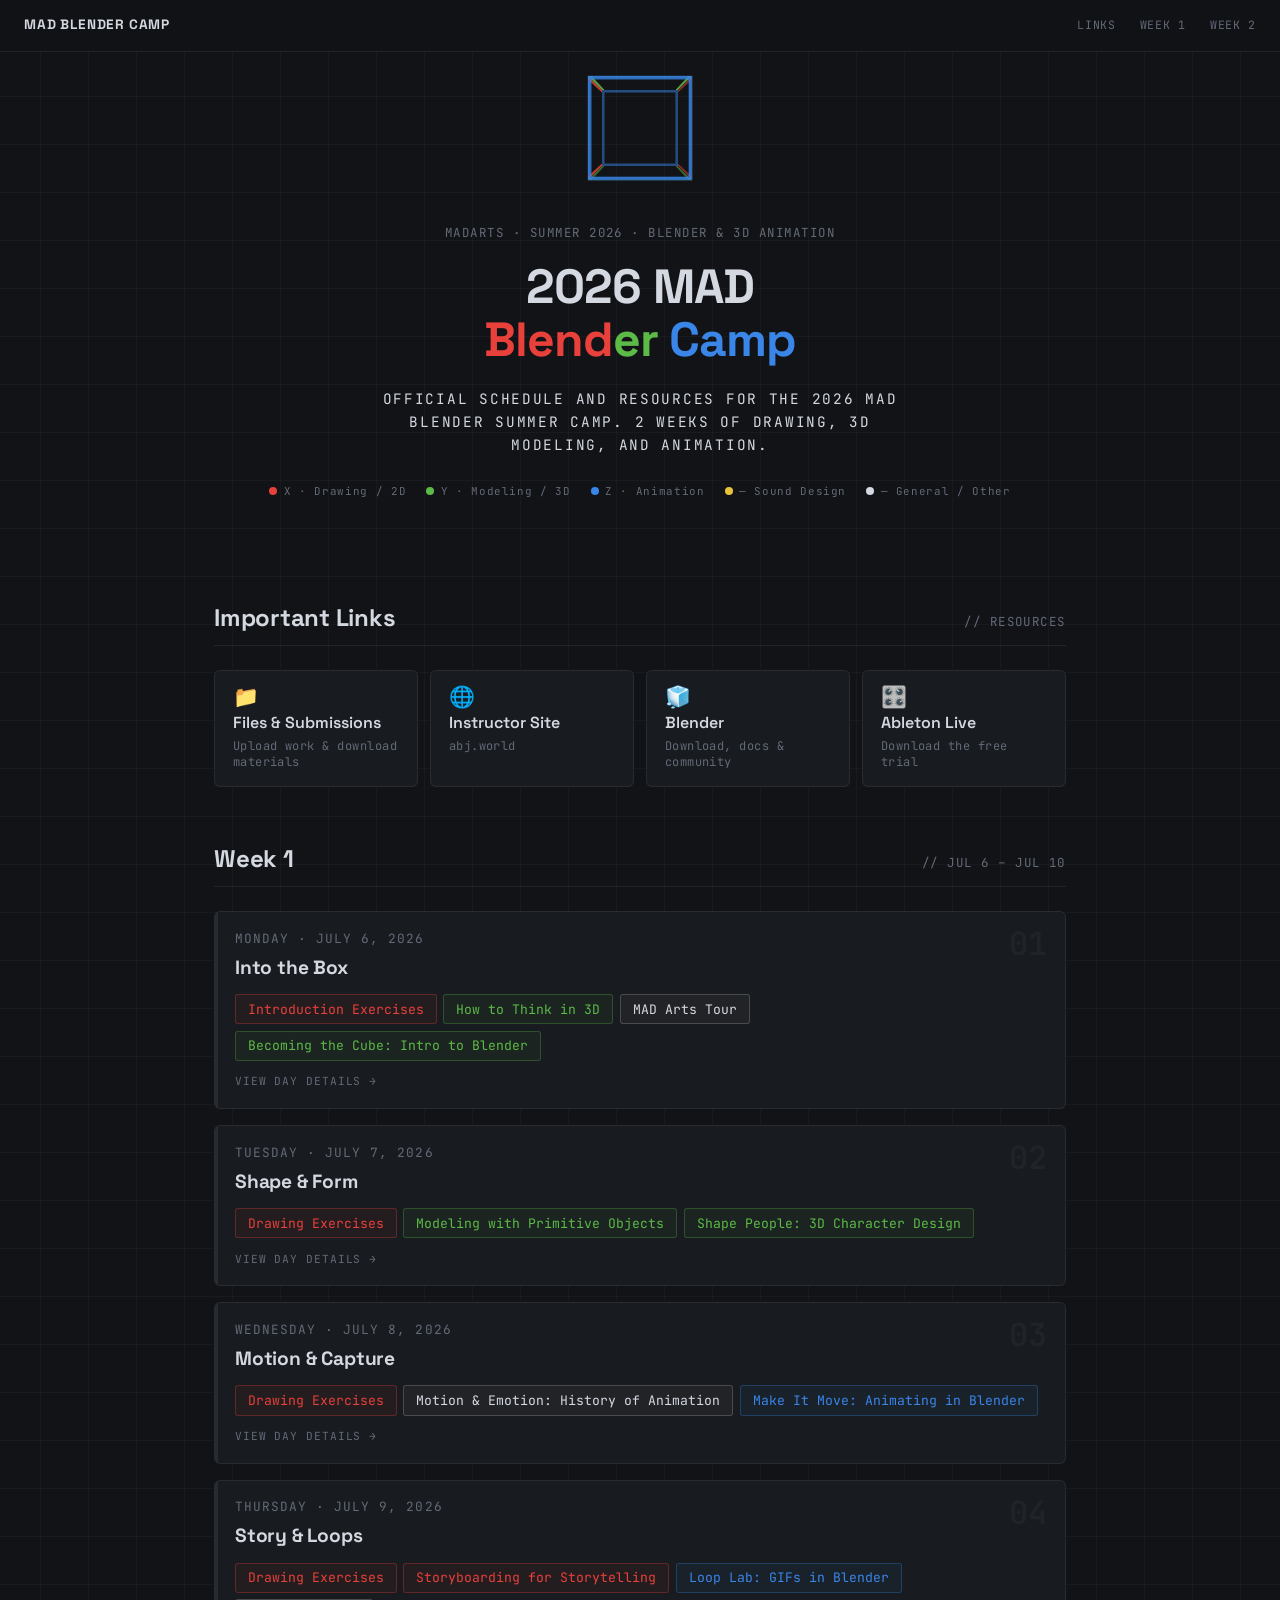
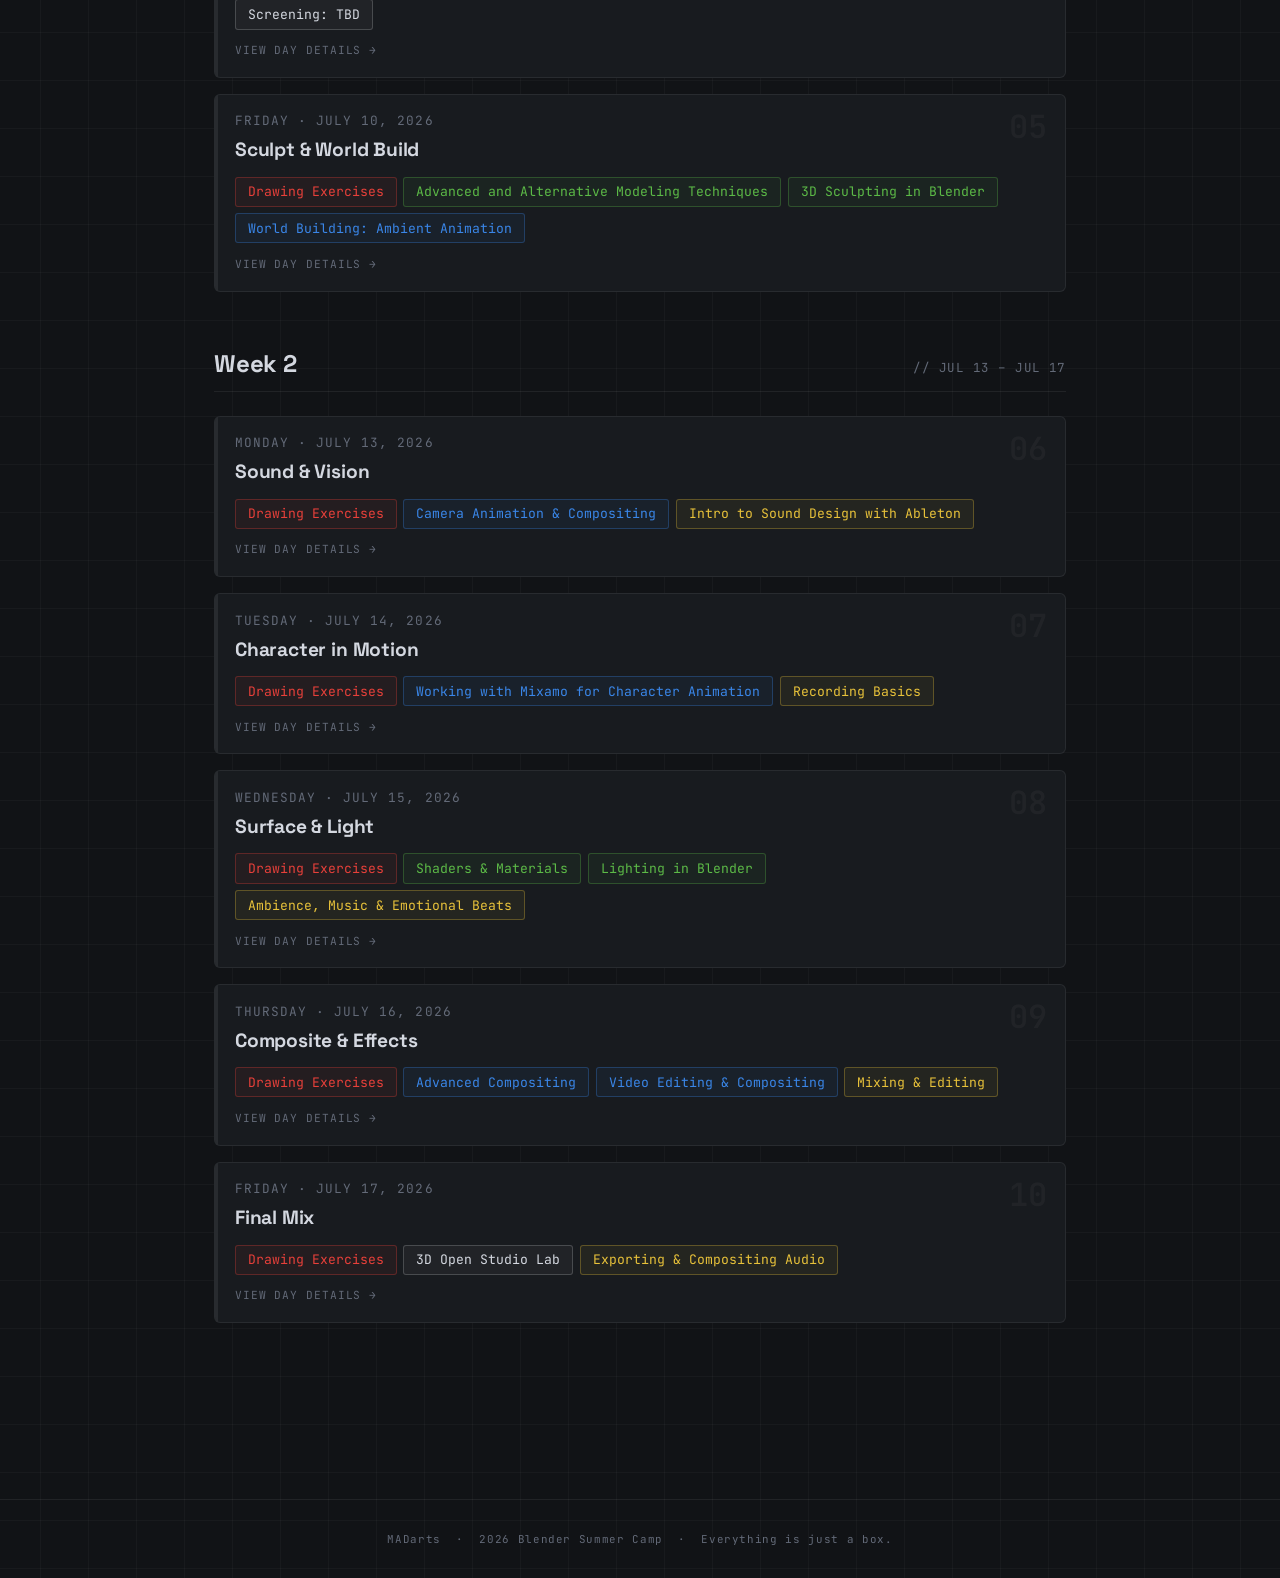
<file: index.html>
<!DOCTYPE html>
<html lang="en">
<head>
  <meta charset="UTF-8" />
  <meta name="viewport" content="width=device-width, initial-scale=1.0" />
  <title>2026 MAD Blender Summer Camp</title>
  <link rel="preconnect" href="https://fonts.googleapis.com">
  <link rel="preconnect" href="https://fonts.gstatic.com" crossorigin>
  <link rel="stylesheet" href="https://fonts.googleapis.com/css2?family=Space+Grotesk:wght@400;600;700&family=JetBrains+Mono:wght@400;600&display=swap">
  <link rel="stylesheet" href="style.css">
</head>
<body>

<!-- ── Navigation ──────────────────────────────────────────────── -->
<nav>
  <a href="index.html" class="nav-brand">MAD Blender Camp</a>
  <a href="#links">Links</a>
  <a href="#week1">Week 1</a>
  <a href="#week2">Week 2</a>
</nav>

<!-- ── Header ──────────────────────────────────────────────────── -->
<header class="index-header">
  <div class="cube-wrap" aria-hidden="true">
    <div class="cube">
      <div class="face face-front"></div>
      <div class="face face-back"></div>
      <div class="face face-left"></div>
      <div class="face face-right"></div>
      <div class="face face-top"></div>
      <div class="face face-bottom"></div>
    </div>
  </div>

  <p class="hud-label">MADarts · Summer 2026 · Blender &amp; 3D Animation</p>

  <h1>
    2026 MAD<br>
    <span class="accent-x">Blend</span><span class="accent-y">er</span>
    <span class="accent-z">Camp</span>
  </h1>

  <p class="hud-label" style="color:var(--text); font-size:0.9rem; max-width:520px; line-height:1.6;">
    Official schedule and resources for the 2026 MAD Blender Summer Camp.
    2 weeks of drawing, 3D modeling, and animation.
  </p>

  <div class="legend" role="list" aria-label="Category color key">
    <span class="legend-item" role="listitem"><span class="dot dot-x"></span>X · Drawing / 2D</span>
    <span class="legend-item" role="listitem"><span class="dot dot-y"></span>Y · Modeling / 3D</span>
    <span class="legend-item" role="listitem"><span class="dot dot-z"></span>Z · Animation</span>
    <span class="legend-item" role="listitem"><span class="dot dot-s"></span>— Sound Design</span>
    <span class="legend-item" role="listitem"><span class="dot dot-w"></span>— General / Other</span>
  </div>
</header>

<main>

  <!-- ── Important Links ──────────────────────────────────────── -->
  <section id="links">
    <div class="section-header">
      <h2>Important Links</h2>
      <span class="hud-label">// resources</span>
    </div>
    <div class="links-grid">
      <a class="link-card" href="https://drive.google.com/drive/folders/1QBPztAxEyHw6jy6pAc1ofNItwdWoiEMz?usp=sharing" target="_blank" rel="noopener noreferrer" aria-label="Files, materials, and submissions on Google Drive">
        <span class="link-icon">📁</span>
        <span class="link-title">Files &amp; Submissions</span>
        <span class="link-desc">Upload work &amp; download materials</span>
      </a>
      <a class="link-card" href="https://abj.world/" target="_blank" rel="noopener noreferrer" aria-label="Instructor website">
        <span class="link-icon">🌐</span>
        <span class="link-title">Instructor Site</span>
        <span class="link-desc">abj.world</span>
      </a>
      <a class="link-card" href="https://www.blender.org/" target="_blank" rel="noopener noreferrer" aria-label="Blender official website">
        <span class="link-icon">🧊</span>
        <span class="link-title">Blender</span>
        <span class="link-desc">Download, docs &amp; community</span>
      </a>
      <a class="link-card" href="https://www.ableton.com/en/trial/" target="_blank" rel="noopener noreferrer" aria-label="Ableton Live free trial download">
        <span class="link-icon">🎛️</span>
        <span class="link-title">Ableton Live</span>
        <span class="link-desc">Download the free trial</span>
      </a>
    </div>
  </section>

  <!-- ── Week 1 ─────────────────────────────────────────────────── -->
  <section id="week1">
    <div class="section-header">
      <h2>Week 1</h2>
      <span class="hud-label">// Jul 6 – Jul 10</span>
    </div>

    <ol class="days-list">

      <li class="day-block">
        <a href="day1.html" class="day-card-link">
          <p class="day-meta">Monday · July 6, 2026</p>
          <h3 class="day-title">Into the Box</h3>
          <div class="sessions" role="list">
            <span class="session drawing" role="listitem">Introduction Exercises</span>
            <span class="session modeling" role="listitem">How to Think in 3D</span>
            <span class="session other" role="listitem">MAD Arts Tour</span>
            <span class="session modeling" role="listitem">Becoming the Cube: Intro to Blender</span>
          </div>
          <span class="day-go">View day details →</span>
        </a>
      </li>

      <li class="day-block">
        <a href="day2.html" class="day-card-link">
          <p class="day-meta">Tuesday · July 7, 2026</p>
          <h3 class="day-title">Shape &amp; Form</h3>
          <div class="sessions" role="list">
            <span class="session drawing" role="listitem">Drawing Exercises</span>
            <span class="session modeling" role="listitem">Modeling with Primitive Objects</span>
            <span class="session modeling" role="listitem">Shape People: 3D Character Design</span>
          </div>
          <span class="day-go">View day details →</span>
        </a>
      </li>

      <li class="day-block">
        <a href="day3.html" class="day-card-link">
          <p class="day-meta">Wednesday · July 8, 2026</p>
          <h3 class="day-title">Motion &amp; Capture</h3>
          <div class="sessions" role="list">
            <span class="session drawing" role="listitem">Drawing Exercises</span>
            <span class="session other" role="listitem">Motion &amp; Emotion: History of Animation</span>
            <span class="session animation" role="listitem">Make It Move: Animating in Blender</span>
          </div>
          <span class="day-go">View day details →</span>
        </a>
      </li>

      <li class="day-block">
        <a href="day4.html" class="day-card-link">
          <p class="day-meta">Thursday · July 9, 2026</p>
          <h3 class="day-title">Story &amp; Loops</h3>
          <div class="sessions" role="list">
            <span class="session drawing" role="listitem">Drawing Exercises</span>
            <span class="session drawing" role="listitem">Storyboarding for Storytelling</span>
            <span class="session animation" role="listitem">Loop Lab: GIFs in Blender</span>
            <span class="session other" role="listitem">Screening: TBD</span>
          </div>
          <span class="day-go">View day details →</span>
        </a>
      </li>

      <li class="day-block">
        <a href="day5.html" class="day-card-link">
          <p class="day-meta">Friday · July 10, 2026</p>
          <h3 class="day-title">Sculpt &amp; World Build</h3>
          <div class="sessions" role="list">
            <span class="session drawing" role="listitem">Drawing Exercises</span>
            <span class="session modeling" role="listitem">Advanced and Alternative Modeling Techniques</span>
            <span class="session modeling" role="listitem">3D Sculpting in Blender</span>
            <span class="session animation" role="listitem">World Building: Ambient Animation</span>
          </div>
          <span class="day-go">View day details →</span>
        </a>
      </li>

    </ol>
  </section>

  <!-- ── Week 2 ─────────────────────────────────────────────────── -->
  <section id="week2">
    <div class="section-header">
      <h2>Week 2</h2>
      <span class="hud-label">// Jul 13 – Jul 17</span>
    </div>

    <ol class="days-list" style="counter-reset:day-counter 5">

      <li class="day-block">
        <a href="day6.html" class="day-card-link">
          <p class="day-meta">Monday · July 13, 2026</p>
          <h3 class="day-title">Sound &amp; Vision</h3>
          <div class="sessions" role="list">
            <span class="session drawing" role="listitem">Drawing Exercises</span>
            <span class="session animation" role="listitem">Camera Animation &amp; Compositing</span>
            <span class="session sound" role="listitem">Intro to Sound Design with Ableton</span>
          </div>
          <span class="day-go">View day details →</span>
        </a>
      </li>

      <li class="day-block">
        <a href="day7.html" class="day-card-link">
          <p class="day-meta">Tuesday · July 14, 2026</p>
          <h3 class="day-title">Character in Motion</h3>
          <div class="sessions" role="list">
            <span class="session drawing" role="listitem">Drawing Exercises</span>
            <span class="session animation" role="listitem">Working with Mixamo for Character Animation</span>
            <span class="session sound" role="listitem">Recording Basics</span>
          </div>
          <span class="day-go">View day details →</span>
        </a>
      </li>

      <li class="day-block">
        <a href="day8.html" class="day-card-link">
          <p class="day-meta">Wednesday · July 15, 2026</p>
          <h3 class="day-title">Surface &amp; Light</h3>
          <div class="sessions" role="list">
            <span class="session drawing" role="listitem">Drawing Exercises</span>
            <span class="session modeling" role="listitem">Shaders &amp; Materials</span>
            <span class="session modeling" role="listitem">Lighting in Blender</span>
            <span class="session sound" role="listitem">Ambience, Music &amp; Emotional Beats</span>
          </div>
          <span class="day-go">View day details →</span>
        </a>
      </li>

      <li class="day-block">
        <a href="day9.html" class="day-card-link">
          <p class="day-meta">Thursday · July 16, 2026</p>
          <h3 class="day-title">Composite &amp; Effects</h3>
          <div class="sessions" role="list">
            <span class="session drawing" role="listitem">Drawing Exercises</span>
            <span class="session animation" role="listitem">Advanced Compositing</span>
            <span class="session animation" role="listitem">Video Editing &amp; Compositing</span>
            <span class="session sound" role="listitem">Mixing &amp; Editing</span>
          </div>
          <span class="day-go">View day details →</span>
        </a>
      </li>

      <li class="day-block">
        <a href="day10.html" class="day-card-link">
          <p class="day-meta">Friday · July 17, 2026</p>
          <h3 class="day-title">Final Mix</h3>
          <div class="sessions" role="list">
            <span class="session drawing" role="listitem">Drawing Exercises</span>
            <span class="session other" role="listitem">3D Open Studio Lab</span>
            <span class="session sound" role="listitem">Exporting &amp; Compositing Audio</span>
          </div>
          <span class="day-go">View day details →</span>
        </a>
      </li>

    </ol>
  </section>

</main>

<footer>
  MADarts &nbsp;·&nbsp; 2026 Blender Summer Camp &nbsp;·&nbsp; Everything is just a box.
</footer>

</body>
</html>
</file>
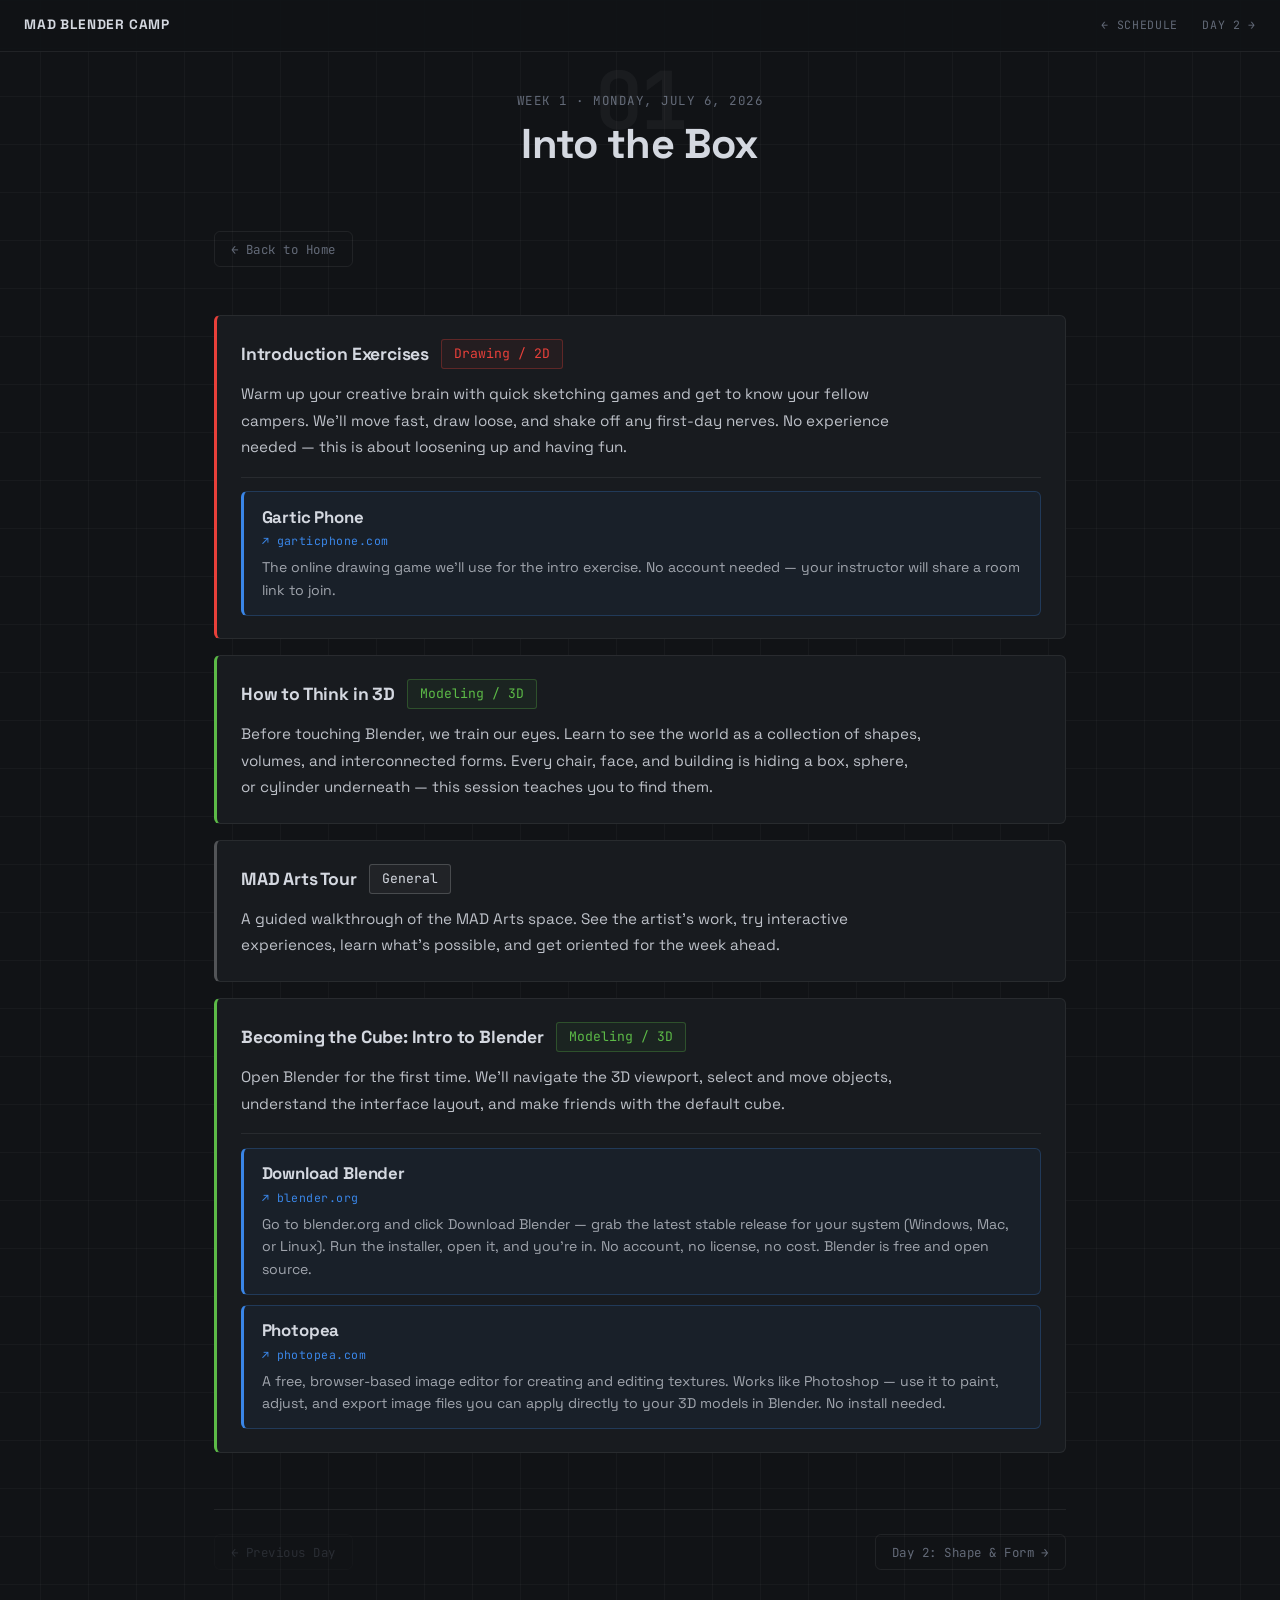
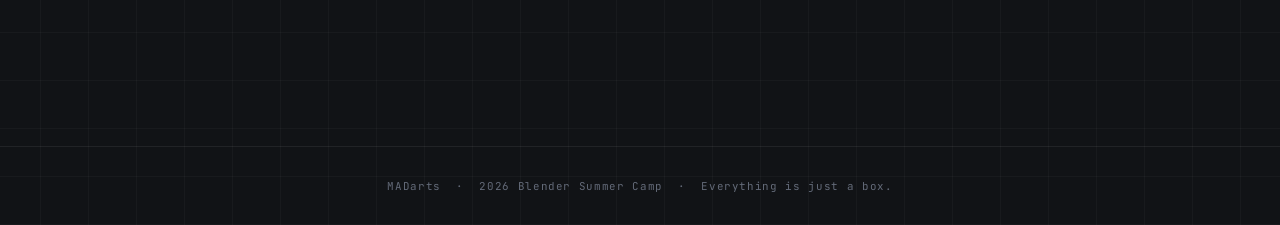
<file: day1.html>
<!DOCTYPE html>
<html lang="en">
<head>
  <meta charset="UTF-8" />
  <meta name="viewport" content="width=device-width, initial-scale=1.0" />
  <title>Day 1 — Into the Box · MAD Blender Camp 2026</title>
  <link rel="preconnect" href="https://fonts.googleapis.com">
  <link rel="preconnect" href="https://fonts.gstatic.com" crossorigin>
  <link rel="stylesheet" href="https://fonts.googleapis.com/css2?family=Space+Grotesk:wght@400;600;700&family=JetBrains+Mono:wght@400;600&display=swap">
  <link rel="stylesheet" href="style.css">
</head>
<body>

<nav>
  <a href="index.html" class="nav-brand">MAD Blender Camp</a>
  <a href="index.html#week1">← Schedule</a>
  <a href="day2.html">Day 2 →</a>
</nav>

<header class="day-header">
  <span class="day-num" aria-hidden="true">01</span>
  <p class="hud-label">Week 1 · Monday, July 6, 2026</p>
  <h1>Into the Box</h1>
</header>

<main>
  <a href="index.html" class="back-btn">← Back to Home</a>
  <div class="session-list">

    <article class="session-detail drawing">
      <div class="session-detail-top">
        <h2 class="session-detail-title">Introduction Exercises</h2>
        <span class="session drawing">Drawing / 2D</span>
      </div>
      <p class="session-detail-desc">
        Warm up your creative brain with quick sketching games and get to know your fellow campers. We'll move fast, draw loose, and shake off any first-day nerves. No experience needed — this is about loosening up and having fun.
      </p>
      <div class="session-links">
        <a href="https://garticphone.com/" target="_blank" rel="noopener noreferrer" class="session-link">
          <span class="session-link-name">Gartic Phone</span>
          <span class="session-link-url">↗ garticphone.com</span>
          <span class="session-link-desc">The online drawing game we'll use for the intro exercise. No account needed — your instructor will share a room link to join.</span>
        </a>
      </div>
    </article>

    <article class="session-detail modeling">
      <div class="session-detail-top">
        <h2 class="session-detail-title">How to Think in 3D</h2>
        <span class="session modeling">Modeling / 3D</span>
      </div>
      <p class="session-detail-desc">
        Before touching Blender, we train our eyes. Learn to see the world as a collection of shapes, volumes, and interconnected forms. Every chair, face, and building is hiding a box, sphere, or cylinder underneath — this session teaches you to find them.
      </p>
    </article>

    <article class="session-detail other">
      <div class="session-detail-top">
        <h2 class="session-detail-title">MAD Arts Tour</h2>
        <span class="session other">General</span>
      </div>
      <p class="session-detail-desc">
        A guided walkthrough of the MAD Arts space. See the artist's work, try interactive experiences, learn what's possible, and get oriented for the week ahead.
      </p>
    </article>

    <article class="session-detail modeling">
      <div class="session-detail-top">
        <h2 class="session-detail-title">Becoming the Cube: Intro to Blender</h2>
        <span class="session modeling">Modeling / 3D</span>
      </div>
      <p class="session-detail-desc">
        Open Blender for the first time. We'll navigate the 3D viewport, select and move objects, understand the interface layout, and make friends with the default cube.
      </p>
      <div class="session-links">
        <a href="https://www.blender.org/download/" target="_blank" rel="noopener noreferrer" class="session-link">
          <span class="session-link-name">Download Blender</span>
          <span class="session-link-url">↗ blender.org</span>
          <span class="session-link-desc">Go to blender.org and click Download Blender — grab the latest stable release for your system (Windows, Mac, or Linux). Run the installer, open it, and you're in. No account, no license, no cost. Blender is free and open source.</span>
        </a>
        <a href="https://www.photopea.com/" target="_blank" rel="noopener noreferrer" class="session-link">
          <span class="session-link-name">Photopea</span>
          <span class="session-link-url">↗ photopea.com</span>
          <span class="session-link-desc">A free, browser-based image editor for creating and editing textures. Works like Photoshop — use it to paint, adjust, and export image files you can apply directly to your 3D models in Blender. No install needed.</span>
        </a>
      </div>
    </article>

  </div>

  <div class="day-pagination" aria-label="Day navigation">
    <span class="pg-disabled">← Previous Day</span>
    <a href="day2.html">Day 2: Shape &amp; Form →</a>
  </div>
</main>

<footer>
  MADarts &nbsp;·&nbsp; 2026 Blender Summer Camp &nbsp;·&nbsp; Everything is just a box.
</footer>

</body>
</html>
</file>
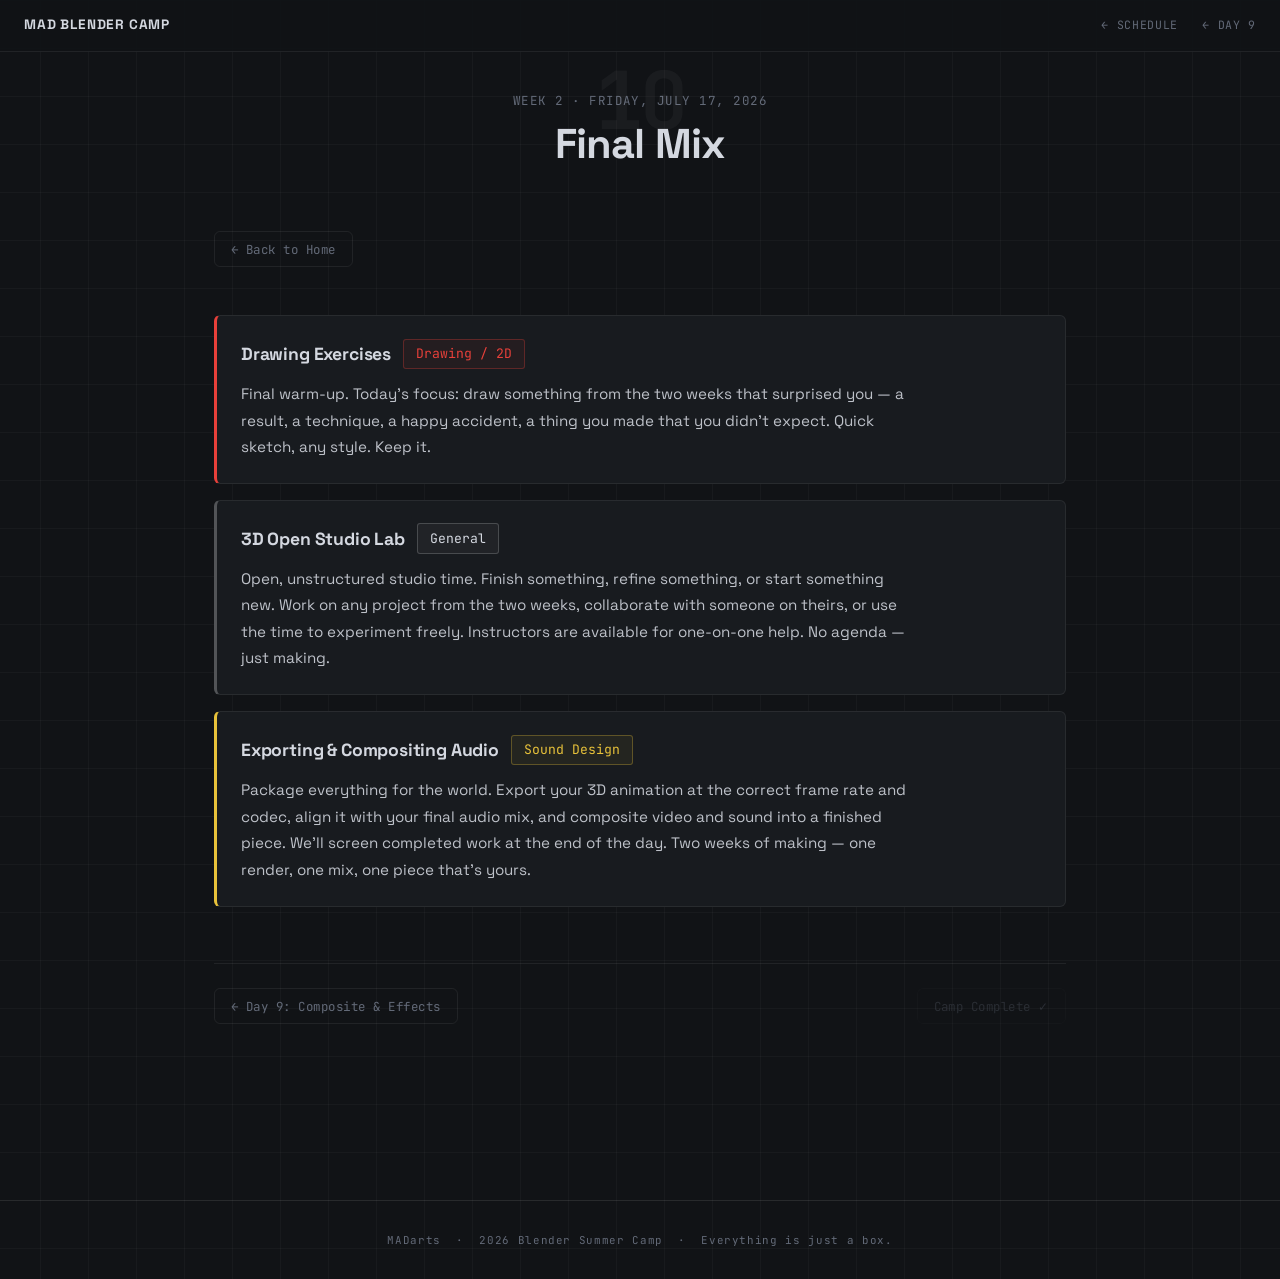
<file: day10.html>
<!DOCTYPE html>
<html lang="en">
<head>
  <meta charset="UTF-8" />
  <meta name="viewport" content="width=device-width, initial-scale=1.0" />
  <title>Day 10 — Final Mix · MAD Blender Camp 2026</title>
  <link rel="preconnect" href="https://fonts.googleapis.com">
  <link rel="preconnect" href="https://fonts.gstatic.com" crossorigin>
  <link rel="stylesheet" href="https://fonts.googleapis.com/css2?family=Space+Grotesk:wght@400;600;700&family=JetBrains+Mono:wght@400;600&display=swap">
  <link rel="stylesheet" href="style.css">
</head>
<body>

<nav>
  <a href="index.html" class="nav-brand">MAD Blender Camp</a>
  <a href="index.html#week2">← Schedule</a>
  <a href="day9.html">← Day 9</a>
</nav>

<header class="day-header">
  <span class="day-num" aria-hidden="true">10</span>
  <p class="hud-label">Week 2 · Friday, July 17, 2026</p>
  <h1>Final Mix</h1>
</header>

<main>
  <a href="index.html" class="back-btn">← Back to Home</a>
  <div class="session-list">

    <article class="session-detail drawing">
      <div class="session-detail-top">
        <h2 class="session-detail-title">Drawing Exercises</h2>
        <span class="session drawing">Drawing / 2D</span>
      </div>
      <p class="session-detail-desc">
        Final warm-up. Today's focus: draw something from the two weeks that surprised you — a result, a technique, a happy accident, a thing you made that you didn't expect. Quick sketch, any style. Keep it.
      </p>
    </article>

    <article class="session-detail other">
      <div class="session-detail-top">
        <h2 class="session-detail-title">3D Open Studio Lab</h2>
        <span class="session other">General</span>
      </div>
      <p class="session-detail-desc">
        Open, unstructured studio time. Finish something, refine something, or start something new. Work on any project from the two weeks, collaborate with someone on theirs, or use the time to experiment freely. Instructors are available for one-on-one help. No agenda — just making.
      </p>
    </article>

    <article class="session-detail sound">
      <div class="session-detail-top">
        <h2 class="session-detail-title">Exporting &amp; Compositing Audio</h2>
        <span class="session sound">Sound Design</span>
      </div>
      <p class="session-detail-desc">
        Package everything for the world. Export your 3D animation at the correct frame rate and codec, align it with your final audio mix, and composite video and sound into a finished piece. We'll screen completed work at the end of the day. Two weeks of making — one render, one mix, one piece that's yours.
      </p>
    </article>

  </div>

  <div class="day-pagination" aria-label="Day navigation">
    <a href="day9.html">← Day 9: Composite &amp; Effects</a>
    <span class="pg-disabled">Camp Complete ✓</span>
  </div>
</main>

<footer>
  MADarts &nbsp;·&nbsp; 2026 Blender Summer Camp &nbsp;·&nbsp; Everything is just a box.
</footer>

</body>
</html>
</file>
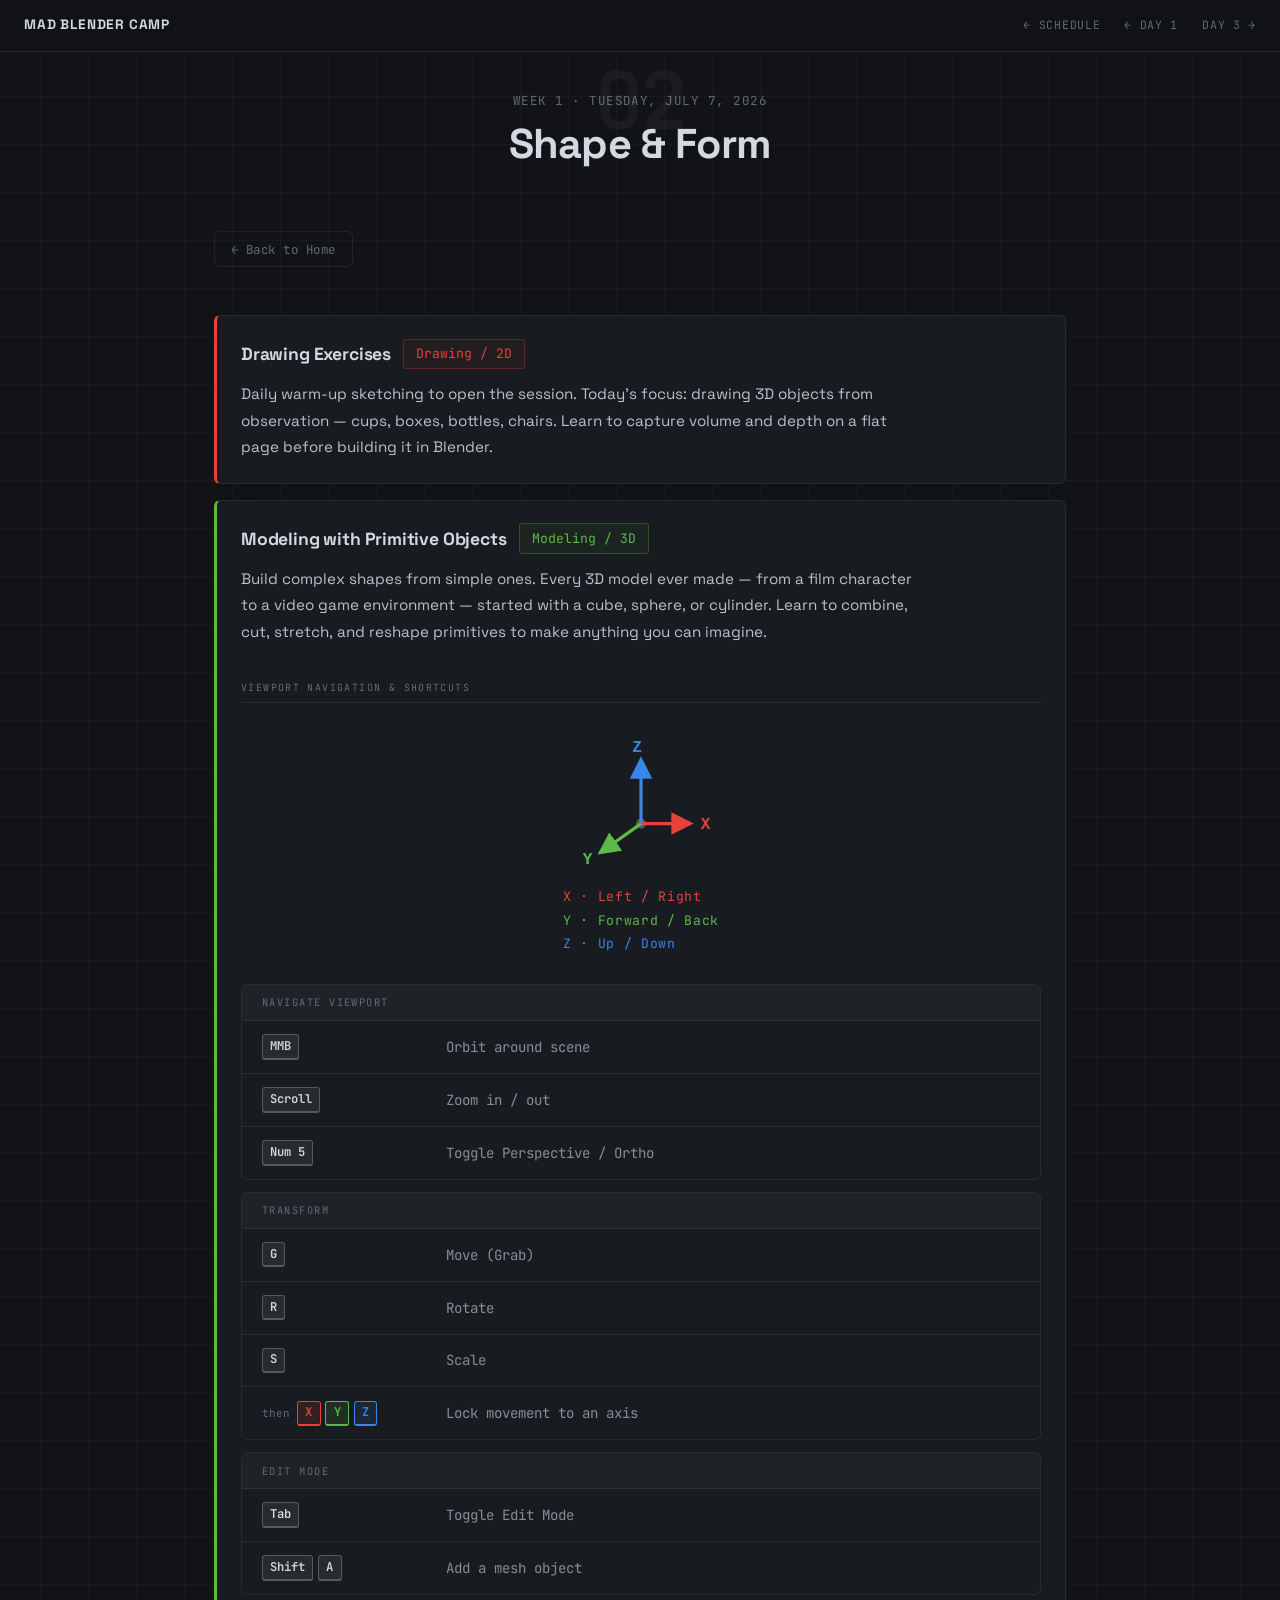
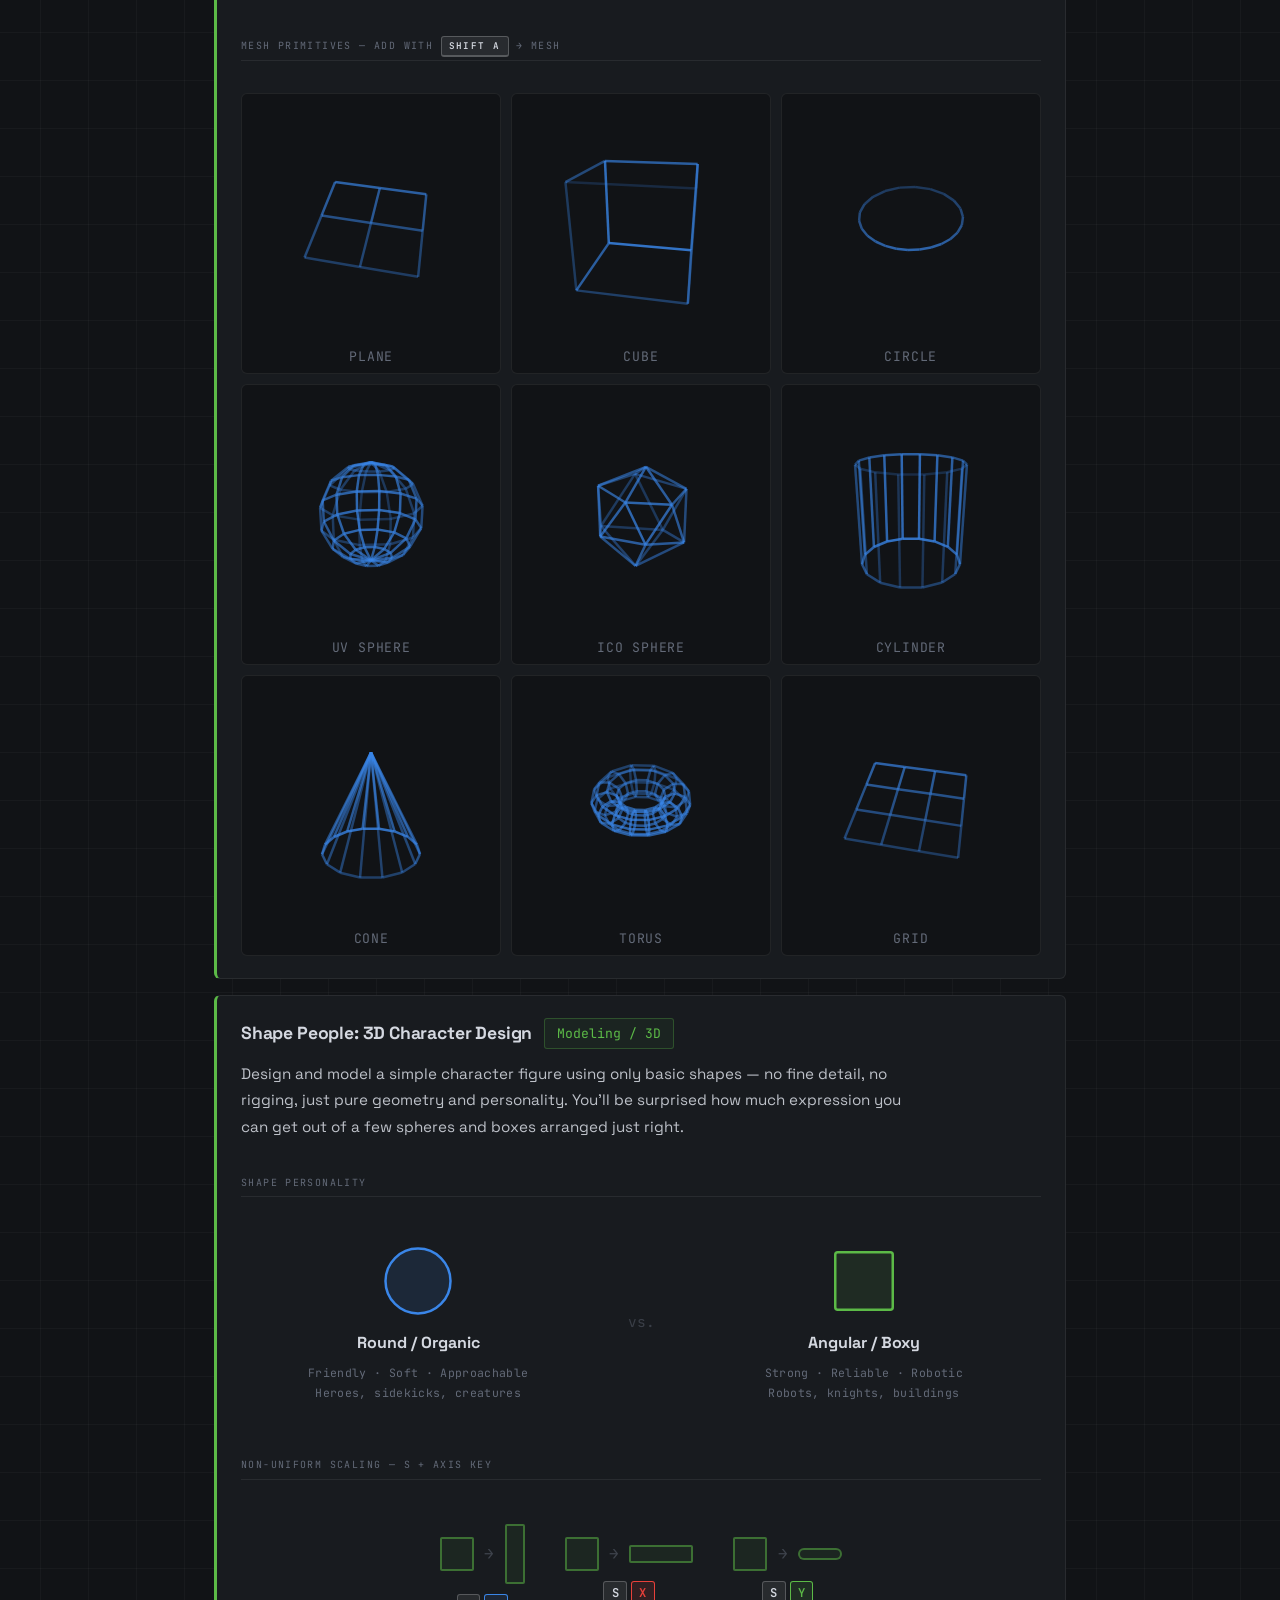
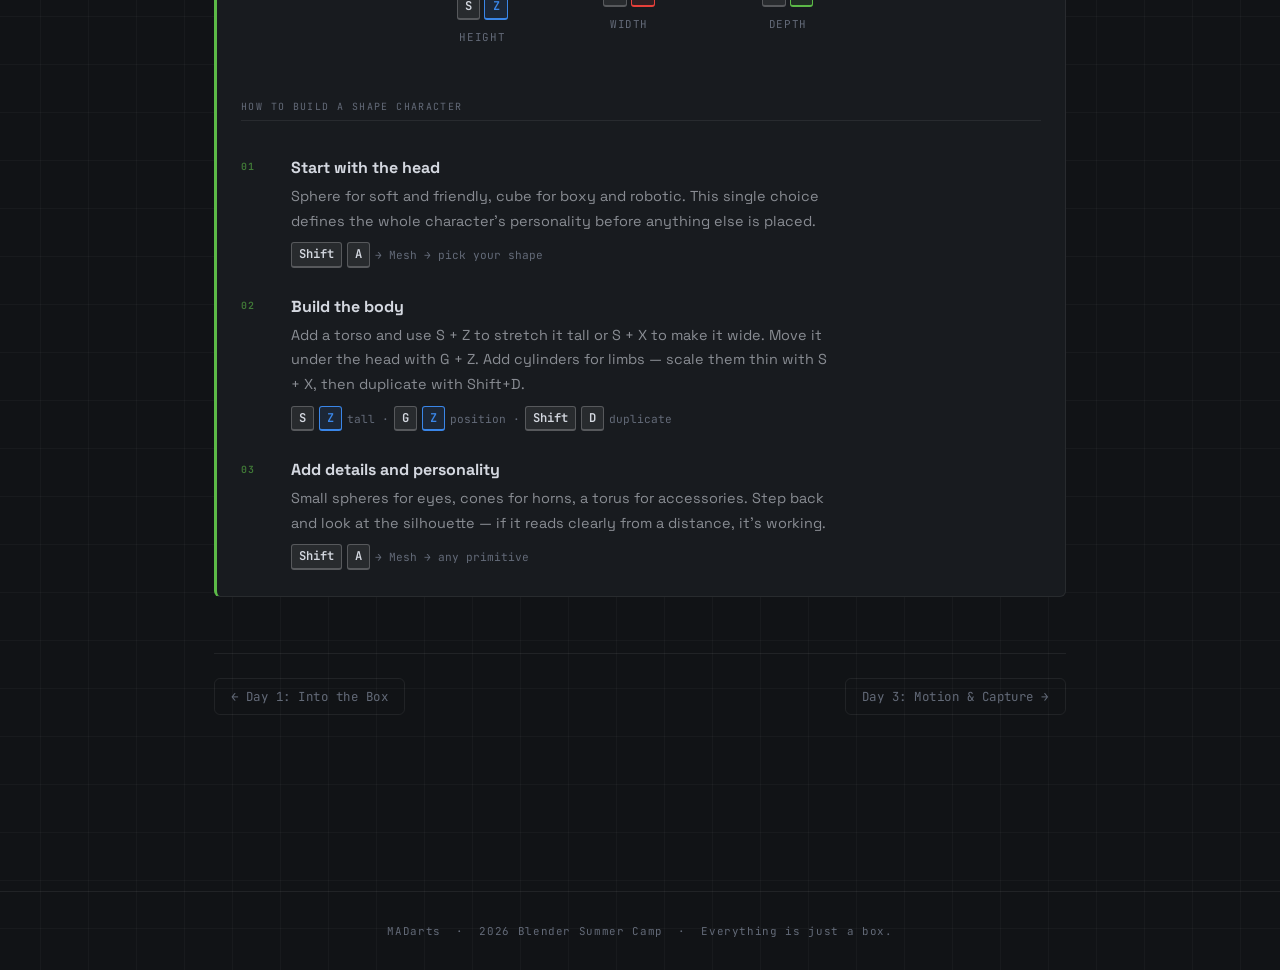
<file: day2.html>
<!DOCTYPE html>
<html lang="en">
<head>
  <meta charset="UTF-8" />
  <meta name="viewport" content="width=device-width, initial-scale=1.0" />
  <title>Day 2 — Shape &amp; Form · MAD Blender Camp 2026</title>
  <link rel="preconnect" href="https://fonts.googleapis.com">
  <link rel="preconnect" href="https://fonts.gstatic.com" crossorigin>
  <link rel="stylesheet" href="https://fonts.googleapis.com/css2?family=Space+Grotesk:wght@400;600;700&family=JetBrains+Mono:wght@400;600&display=swap">
  <link rel="stylesheet" href="style.css">
</head>
<body>

<nav>
  <a href="index.html" class="nav-brand">MAD Blender Camp</a>
  <a href="index.html#week1">← Schedule</a>
  <a href="day1.html">← Day 1</a>
  <a href="day3.html">Day 3 →</a>
</nav>

<header class="day-header">
  <span class="day-num" aria-hidden="true">02</span>
  <p class="hud-label">Week 1 · Tuesday, July 7, 2026</p>
  <h1>Shape &amp; Form</h1>
</header>

<main>
  <a href="index.html" class="back-btn">← Back to Home</a>
  <div class="session-list">

    <article class="session-detail drawing">
      <div class="session-detail-top">
        <h2 class="session-detail-title">Drawing Exercises</h2>
        <span class="session drawing">Drawing / 2D</span>
      </div>
      <p class="session-detail-desc">
        Daily warm-up sketching to open the session. Today's focus: drawing 3D objects from observation — cups, boxes, bottles, chairs. Learn to capture volume and depth on a flat page before building it in Blender.
      </p>
    </article>

    <article class="session-detail modeling">
      <div class="session-detail-top">
        <h2 class="session-detail-title">Modeling with Primitive Objects</h2>
        <span class="session modeling">Modeling / 3D</span>
      </div>
      <p class="session-detail-desc">
        Build complex shapes from simple ones. Every 3D model ever made — from a film character to a video game environment — started with a cube, sphere, or cylinder. Learn to combine, cut, stretch, and reshape primitives to make anything you can imagine.
      </p>

      <!-- ── Viewport controls ──────────────────────────────────── -->
      <div class="prim-section-header">Viewport Navigation &amp; Shortcuts</div>

      <div class="gizmo-standalone">

        <!-- Move gizmo -->
        <div class="gizmo-wrap" aria-label="Blender axis gizmo">
          <svg width="140" height="140" viewBox="0 0 96 96" fill="none" aria-hidden="true">
            <!-- center dot -->
            <circle cx="48" cy="58" r="3.5" fill="#555"/>
            <!-- X axis — right (red) -->
            <defs>
              <marker id="hx" markerWidth="7" markerHeight="7" refX="6" refY="3.5" orient="auto">
                <path d="M0,0 L7,3.5 L0,7 Z" fill="#e8403a"/>
              </marker>
              <marker id="hy" markerWidth="7" markerHeight="7" refX="6" refY="3.5" orient="auto">
                <path d="M0,0 L7,3.5 L0,7 Z" fill="#5cba47"/>
              </marker>
              <marker id="hz" markerWidth="7" markerHeight="7" refX="6" refY="3.5" orient="auto">
                <path d="M0,0 L7,3.5 L0,7 Z" fill="#3a86e8"/>
              </marker>
            </defs>
            <line x1="48" y1="58" x2="82" y2="58" stroke="#e8403a" stroke-width="2.2" marker-end="url(#hx)"/>
            <text x="89" y="62" fill="#e8403a" font-family="monospace" font-size="11" font-weight="bold">X</text>
            <!-- Y axis — into screen (green, lower-left) -->
            <line x1="48" y1="58" x2="20" y2="78" stroke="#5cba47" stroke-width="2.2" marker-end="url(#hy)"/>
            <text x="8" y="86" fill="#5cba47" font-family="monospace" font-size="11" font-weight="bold">Y</text>
            <!-- Z axis — up (blue) -->
            <line x1="48" y1="58" x2="48" y2="14" stroke="#3a86e8" stroke-width="2.2" marker-end="url(#hz)"/>
            <text x="42" y="9" fill="#3a86e8" font-family="monospace" font-size="11" font-weight="bold">Z</text>
          </svg>
          <div class="gizmo-labels">
            <span style="color:var(--x)">X · Left / Right</span>
            <span style="color:var(--y)">Y · Forward / Back</span>
            <span style="color:var(--z)">Z · Up / Down</span>
          </div>
        </div>

      </div><!-- end gizmo-standalone -->

      <!-- Shortcut tables -->
      <div class="shortcut-tables">

        <div class="shortcut-table">
          <div class="shortcut-table-header">Navigate Viewport</div>
          <div class="shortcut-row">
            <div class="shortcut-keys"><kbd>MMB</kbd></div>
            <span class="shortcut-desc">Orbit around scene</span>
          </div>
          <div class="shortcut-row">
            <div class="shortcut-keys"><kbd>Scroll</kbd></div>
            <span class="shortcut-desc">Zoom in / out</span>
          </div>
          <div class="shortcut-row">
            <div class="shortcut-keys"><kbd>Num 5</kbd></div>
            <span class="shortcut-desc">Toggle Perspective / Ortho</span>
          </div>
        </div>

        <div class="shortcut-table">
          <div class="shortcut-table-header">Transform</div>
          <div class="shortcut-row">
            <div class="shortcut-keys"><kbd>G</kbd></div>
            <span class="shortcut-desc">Move (Grab)</span>
          </div>
          <div class="shortcut-row">
            <div class="shortcut-keys"><kbd>R</kbd></div>
            <span class="shortcut-desc">Rotate</span>
          </div>
          <div class="shortcut-row">
            <div class="shortcut-keys"><kbd>S</kbd></div>
            <span class="shortcut-desc">Scale</span>
          </div>
          <div class="shortcut-row">
            <div class="shortcut-keys"><span class="key-hint">then</span><kbd class="ax">X</kbd><kbd class="ay">Y</kbd><kbd class="az">Z</kbd></div>
            <span class="shortcut-desc">Lock movement to an axis</span>
          </div>
        </div>

        <div class="shortcut-table">
          <div class="shortcut-table-header">Edit Mode</div>
          <div class="shortcut-row">
            <div class="shortcut-keys"><kbd>Tab</kbd></div>
            <span class="shortcut-desc">Toggle Edit Mode</span>
          </div>
          <div class="shortcut-row">
            <div class="shortcut-keys"><kbd>Shift</kbd><kbd>A</kbd></div>
            <span class="shortcut-desc">Add a mesh object</span>
          </div>
        </div>

      </div>

      <!-- ── Primitives grid ────────────────────────────────────── -->
      <div class="prim-section-header">Mesh Primitives — Add with <kbd style="font-size:0.58rem">Shift A</kbd> → Mesh</div>
      <div class="primitives-grid" aria-label="Blender mesh primitives">
        <div class="prim-card"><canvas class="prim-canvas" id="prim-plane"    width="160" height="160" aria-label="Plane"></canvas>    <span class="prim-label">Plane</span></div>
        <div class="prim-card"><canvas class="prim-canvas" id="prim-cube"     width="160" height="160" aria-label="Cube"></canvas>     <span class="prim-label">Cube</span></div>
        <div class="prim-card"><canvas class="prim-canvas" id="prim-circle"   width="160" height="160" aria-label="Circle"></canvas>   <span class="prim-label">Circle</span></div>
        <div class="prim-card"><canvas class="prim-canvas" id="prim-uvsphere" width="160" height="160" aria-label="UV Sphere"></canvas> <span class="prim-label">UV Sphere</span></div>
        <div class="prim-card"><canvas class="prim-canvas" id="prim-ico"      width="160" height="160" aria-label="Ico Sphere"></canvas><span class="prim-label">Ico Sphere</span></div>
        <div class="prim-card"><canvas class="prim-canvas" id="prim-cylinder" width="160" height="160" aria-label="Cylinder"></canvas> <span class="prim-label">Cylinder</span></div>
        <div class="prim-card"><canvas class="prim-canvas" id="prim-cone"     width="160" height="160" aria-label="Cone"></canvas>     <span class="prim-label">Cone</span></div>
        <div class="prim-card"><canvas class="prim-canvas" id="prim-torus"    width="160" height="160" aria-label="Torus"></canvas>    <span class="prim-label">Torus</span></div>
        <div class="prim-card"><canvas class="prim-canvas" id="prim-grid"     width="160" height="160" aria-label="Grid"></canvas>     <span class="prim-label">Grid</span></div>
      </div>

    </article>

    <article class="session-detail modeling">
      <div class="session-detail-top">
        <h2 class="session-detail-title">Shape People: 3D Character Design</h2>
        <span class="session modeling">Modeling / 3D</span>
      </div>
      <p class="session-detail-desc">
        Design and model a simple character figure using only basic shapes — no fine detail, no rigging, just pure geometry and personality. You'll be surprised how much expression you can get out of a few spheres and boxes arranged just right.
      </p>

      <!-- ── Shape personality ──────────────────────────────────── -->
      <div class="prim-section-header">Shape Personality</div>
      <div class="personality-strip">

        <div class="personality-item">
          <svg width="80" height="80" viewBox="0 0 64 64" aria-hidden="true">
            <circle cx="32" cy="32" r="26" fill="rgba(58,134,232,0.12)" stroke="#3a86e8" stroke-width="2"/>
          </svg>
          <span class="personality-label">Round / Organic</span>
          <span class="personality-desc">Friendly · Soft · Approachable<br>Heroes, sidekicks, creatures</span>
        </div>

        <span class="personality-vs">vs.</span>

        <div class="personality-item">
          <svg width="80" height="80" viewBox="0 0 64 64" aria-hidden="true">
            <rect x="9" y="9" width="46" height="46" rx="2" fill="rgba(92,186,71,0.1)" stroke="#5cba47" stroke-width="2"/>
          </svg>
          <span class="personality-label">Angular / Boxy</span>
          <span class="personality-desc">Strong · Reliable · Robotic<br>Robots, knights, buildings</span>
        </div>

      </div>

      <!-- ── Non-uniform scaling ────────────────────────────────── -->
      <div class="prim-section-header">Non-Uniform Scaling — S + Axis Key</div>
      <div class="scale-strip">

        <div class="scale-unit">
          <div class="scale-before-after">
            <div class="scale-box scale-box-default"></div>
            <span class="scale-arrow">→</span>
            <div class="scale-box scale-box-tall"></div>
          </div>
          <div class="scale-unit-keys"><kbd>S</kbd><kbd class="az">Z</kbd></div>
          <span class="scale-unit-desc">Height</span>
        </div>

        <div class="scale-unit">
          <div class="scale-before-after">
            <div class="scale-box scale-box-default"></div>
            <span class="scale-arrow">→</span>
            <div class="scale-box scale-box-wide"></div>
          </div>
          <div class="scale-unit-keys"><kbd>S</kbd><kbd class="ax">X</kbd></div>
          <span class="scale-unit-desc">Width</span>
        </div>

        <div class="scale-unit">
          <div class="scale-before-after">
            <div class="scale-box scale-box-default"></div>
            <span class="scale-arrow">→</span>
            <div class="scale-box scale-box-flat"></div>
          </div>
          <div class="scale-unit-keys"><kbd>S</kbd><kbd class="ay">Y</kbd></div>
          <span class="scale-unit-desc">Depth</span>
        </div>

      </div>

      <!-- ── Build guide ────────────────────────────────────────── -->
      <div class="prim-section-header">How to Build a Shape Character</div>
      <div class="build-steps-list">

        <div class="build-step-row">
          <span class="step-numeral">01</span>
          <div class="step-content-col">
            <span class="step-title-new">Start with the head</span>
            <span class="step-desc-new">Sphere for soft and friendly, cube for boxy and robotic. This single choice defines the whole character's personality before anything else is placed.</span>
            <div class="step-keys-row"><kbd>Shift</kbd><kbd>A</kbd><span class="step-note">→ Mesh → pick your shape</span></div>
          </div>
        </div>

        <div class="build-step-row">
          <span class="step-numeral">02</span>
          <div class="step-content-col">
            <span class="step-title-new">Build the body</span>
            <span class="step-desc-new">Add a torso and use S + Z to stretch it tall or S + X to make it wide. Move it under the head with G + Z. Add cylinders for limbs — scale them thin with S + X, then duplicate with Shift+D.</span>
            <div class="step-keys-row"><kbd>S</kbd><kbd class="az">Z</kbd><span class="step-note">tall ·</span><kbd>G</kbd><kbd class="az">Z</kbd><span class="step-note">position ·</span><kbd>Shift</kbd><kbd>D</kbd><span class="step-note">duplicate</span></div>
          </div>
        </div>

        <div class="build-step-row">
          <span class="step-numeral">03</span>
          <div class="step-content-col">
            <span class="step-title-new">Add details and personality</span>
            <span class="step-desc-new">Small spheres for eyes, cones for horns, a torus for accessories. Step back and look at the silhouette — if it reads clearly from a distance, it's working.</span>
            <div class="step-keys-row"><kbd>Shift</kbd><kbd>A</kbd><span class="step-note">→ Mesh → any primitive</span></div>
          </div>
        </div>

      </div>

    </article>

  </div>

  <div class="day-pagination" aria-label="Day navigation">
    <a href="day1.html">← Day 1: Into the Box</a>
    <a href="day3.html">Day 3: Motion &amp; Capture →</a>
  </div>
</main>

<footer>
  MADarts &nbsp;·&nbsp; 2026 Blender Summer Camp &nbsp;·&nbsp; Everything is just a box.
</footer>

<script>
(function () {
  'use strict';

  // ── Geometry generators ─────────────────────────────────────────

  function makeCircle(n) {
    var v = [], e = [];
    for (var i = 0; i < n; i++) {
      var a = (i / n) * Math.PI * 2;
      v.push([Math.cos(a), 0, Math.sin(a)]);
      e.push([i, (i + 1) % n]);
    }
    return { verts: v, edges: e };
  }

  function makeUVSphere(rings, segs) {
    var v = [[0, 1, 0]], e = [];
    for (var r = 1; r < rings; r++) {
      var phi = (r / rings) * Math.PI;
      var y = Math.cos(phi), rad = Math.sin(phi), s = v.length;
      for (var i = 0; i < segs; i++) {
        var a = (i / segs) * Math.PI * 2;
        v.push([rad * Math.cos(a), y, rad * Math.sin(a)]);
        e.push([s + i, s + (i + 1) % segs]);
        e.push([(r === 1 ? 0 : s + i - segs), s + i]);
      }
    }
    var bot = v.length; v.push([0, -1, 0]);
    var ls = bot - segs;
    for (var i = 0; i < segs; i++) e.push([ls + i, bot]);
    return { verts: v, edges: e };
  }

  function makeIcoSphere() {
    var t = (1 + Math.sqrt(5)) / 2;
    var raw = [[-1,t,0],[1,t,0],[-1,-t,0],[1,-t,0],[0,-1,t],[0,1,t],[0,-1,-t],[0,1,-t],[t,0,-1],[t,0,1],[-t,0,-1],[-t,0,1]];
    var verts = raw.map(function (v) {
      var l = Math.sqrt(v[0]*v[0] + v[1]*v[1] + v[2]*v[2]);
      return v.map(function (x) { return x / l; });
    });
    var faces = [[0,11,5],[0,5,1],[0,1,7],[0,7,10],[0,10,11],[1,5,9],[5,11,4],[11,10,2],[10,7,6],[7,1,8],[3,9,4],[3,4,2],[3,2,6],[3,6,8],[3,8,9],[4,9,5],[2,4,11],[6,2,10],[8,6,7],[9,8,1]];
    var seen = {}, edges = [];
    for (var fi = 0; fi < faces.length; fi++) {
      var f = faces[fi];
      var pairs = [[f[0],f[1]],[f[1],f[2]],[f[0],f[2]]];
      for (var pi = 0; pi < pairs.length; pi++) {
        var a = Math.min(pairs[pi][0], pairs[pi][1]);
        var b = Math.max(pairs[pi][0], pairs[pi][1]);
        var k = a + ',' + b;
        if (!seen[k]) { seen[k] = true; edges.push([a, b]); }
      }
    }
    return { verts: verts, edges: edges };
  }

  function makeCylinder(segs) {
    var v = [], e = [];
    for (var i = 0; i < segs; i++) { var a = (i/segs)*Math.PI*2; v.push([Math.cos(a), 1, Math.sin(a)]); }
    for (var i = 0; i < segs; i++) { var a = (i/segs)*Math.PI*2; v.push([Math.cos(a), -1, Math.sin(a)]); }
    for (var i = 0; i < segs; i++) {
      e.push([i, (i+1)%segs]);
      e.push([segs+i, segs+(i+1)%segs]);
      e.push([i, segs+i]);
    }
    return { verts: v, edges: e };
  }

  function makeCone(segs) {
    var v = [[0, 1, 0]], e = [];
    for (var i = 0; i < segs; i++) {
      var a = (i / segs) * Math.PI * 2;
      v.push([Math.cos(a), -1, Math.sin(a)]);
      e.push([0, i + 1]);
      e.push([i + 1, ((i + 1) % segs) + 1]);
    }
    return { verts: v, edges: e };
  }

  function makeTorus(R, r, mSeg, nSeg) {
    var v = [], e = [];
    for (var i = 0; i < mSeg; i++) {
      var th = (i / mSeg) * Math.PI * 2;
      for (var j = 0; j < nSeg; j++) {
        var ph = (j / nSeg) * Math.PI * 2;
        v.push([(R + r * Math.cos(ph)) * Math.cos(th), r * Math.sin(ph), (R + r * Math.cos(ph)) * Math.sin(th)]);
        var idx = i * nSeg + j;
        e.push([idx, i * nSeg + (j + 1) % nSeg]);
        e.push([idx, ((i + 1) % mSeg) * nSeg + j]);
      }
    }
    return { verts: v, edges: e };
  }

  function makeGrid(n) {
    var v = [], e = [], m = n + 1;
    for (var i = 0; i < m; i++) for (var j = 0; j < m; j++) v.push([(j/n)*2-1, 0, (i/n)*2-1]);
    for (var i = 0; i < m; i++) for (var j = 0; j < n; j++) e.push([i*m+j, i*m+j+1]);
    for (var i = 0; i < n; i++) for (var j = 0; j < m; j++) e.push([i*m+j, (i+1)*m+j]);
    return { verts: v, edges: e };
  }

  // ── Shape registry ──────────────────────────────────────────────

  var SHAPES = [
    { id: 'prim-plane',
      shape: { verts: [[-1,0,-1],[0,0,-1],[1,0,-1],[-1,0,0],[0,0,0],[1,0,0],[-1,0,1],[0,0,1],[1,0,1]],
               edges: [[0,1],[1,2],[3,4],[4,5],[6,7],[7,8],[0,3],[3,6],[1,4],[4,7],[2,5],[5,8]] },
      rotX: -0.88 },
    { id: 'prim-cube',
      shape: { verts: [[-1,-1,-1],[1,-1,-1],[1,1,-1],[-1,1,-1],[-1,-1,1],[1,-1,1],[1,1,1],[-1,1,1]],
               edges: [[0,1],[1,2],[2,3],[3,0],[4,5],[5,6],[6,7],[7,4],[0,4],[1,5],[2,6],[3,7]] },
      rotX: -0.38 },
    { id: 'prim-circle',   shape: makeCircle(24),          rotX: 0, animateX: true },
    { id: 'prim-uvsphere', shape: makeUVSphere(7, 12),     rotX: -0.32 },
    { id: 'prim-ico',      shape: makeIcoSphere(),         rotX: -0.28 },
    { id: 'prim-cylinder', shape: makeCylinder(16),        rotX: -0.36 },
    { id: 'prim-cone',     shape: makeCone(16),            rotX: -0.36 },
    { id: 'prim-torus',    shape: makeTorus(0.68, 0.28, 14, 8), rotX: 0, animateX: true },
    { id: 'prim-grid',     shape: makeGrid(3),             rotX: -0.88 },
  ];

  // ── Projection ──────────────────────────────────────────────────

  function project(vert, rx, ry, w, h, scale) {
    var x = vert[0], y = vert[1], z = vert[2];
    var cy = Math.cos(ry), sy = Math.sin(ry);
    var nx = x * cy - z * sy; z = x * sy + z * cy; x = nx;
    var cx = Math.cos(rx), sx = Math.sin(rx);
    var ny = y * cx - z * sx; z = y * sx + z * cx; y = ny;
    var fov = 3.5, s = fov / (fov + z + 2);
    return [w / 2 + x * s * scale, h / 2 - y * s * scale, z];
  }

  // ── Render ──────────────────────────────────────────────────────

  function render(canvas, shape, ry, rx) {
    var ctx = canvas.getContext('2d');
    var w = canvas.width, h = canvas.height;
    ctx.clearRect(0, 0, w, h);
    var scale = Math.min(w, h) * 0.34;
    var pts = shape.verts.map(function (v) { return project(v, rx, ry, w, h, scale); });
    for (var i = 0; i < shape.edges.length; i++) {
      var a = shape.edges[i][0], b = shape.edges[i][1];
      var avgZ = (pts[a][2] + pts[b][2]) / 2;
      var alpha = Math.max(0.15, Math.min(0.9, 0.52 + avgZ * 0.24));
      ctx.strokeStyle = 'rgba(58,134,232,' + alpha.toFixed(2) + ')';
      ctx.lineWidth = 2.5;
      ctx.beginPath();
      ctx.moveTo(pts[a][0], pts[a][1]);
      ctx.lineTo(pts[b][0], pts[b][1]);
      ctx.stroke();
    }
  }

  // ── Init & animate ──────────────────────────────────────────────

  var reduced = window.matchMedia('(prefers-reduced-motion: reduce)').matches;

  function initCanvases() {
    var dpr = window.devicePixelRatio || 1;
    SHAPES.forEach(function (s) {
      var canvas = document.getElementById(s.id);
      if (!canvas) return;
      var w = canvas.parentElement.clientWidth - 20;
      var size = Math.max(80, w);
      canvas.width = size * dpr;
      canvas.height = size * dpr;
      canvas.style.width = size + 'px';
      canvas.style.height = size + 'px';
      if (reduced) render(canvas, s.shape, 0.55, s.rotX);
    });
    if (!reduced) requestAnimationFrame(tick);
  }

  function tick(t) {
    var ry = t * 0.0006;
    SHAPES.forEach(function (s) {
      var canvas = document.getElementById(s.id);
      if (!canvas) return;
      var rx = s.animateX ? t * 0.00028 : s.rotX;
      render(canvas, s.shape, ry, rx);
    });
    requestAnimationFrame(tick);
  }

  // Wait one frame so layout is settled before reading clientWidth
  requestAnimationFrame(function () { requestAnimationFrame(initCanvases); });

})();
</script>

</body>
</html>
</file>
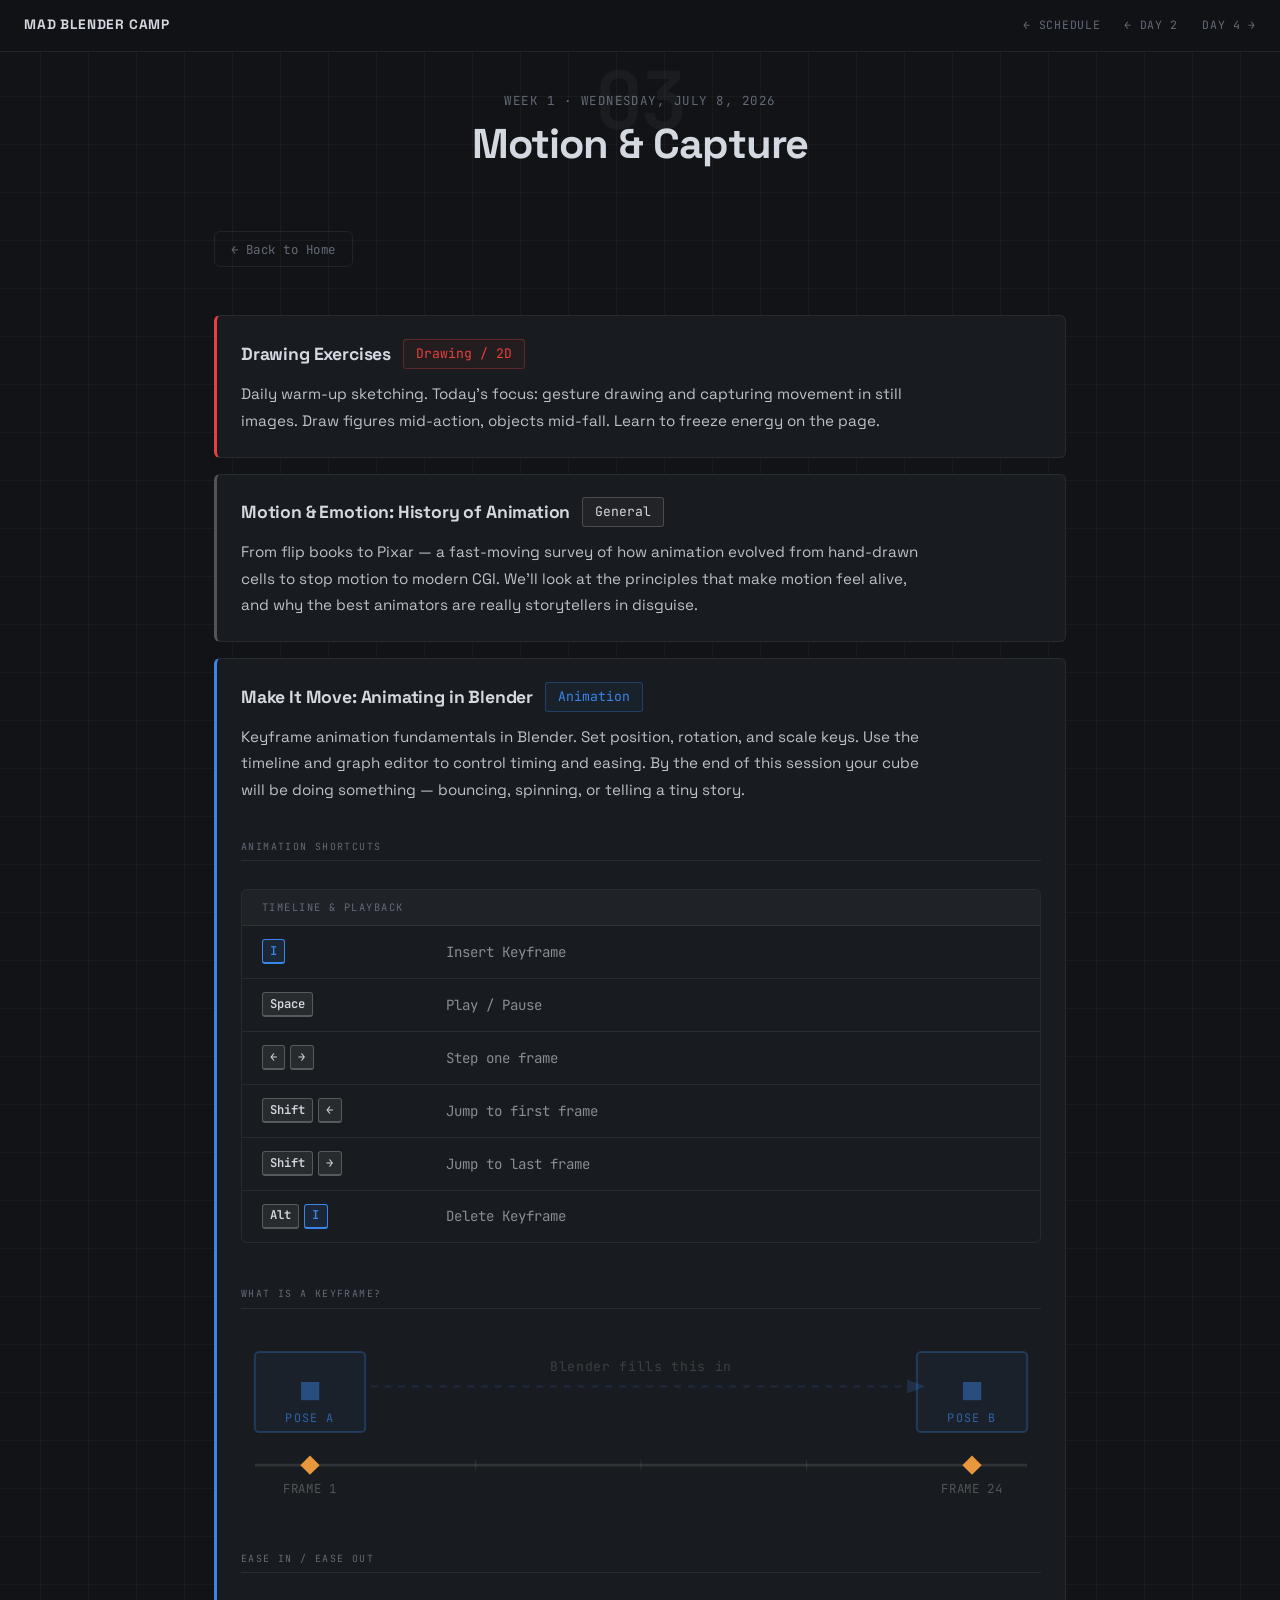
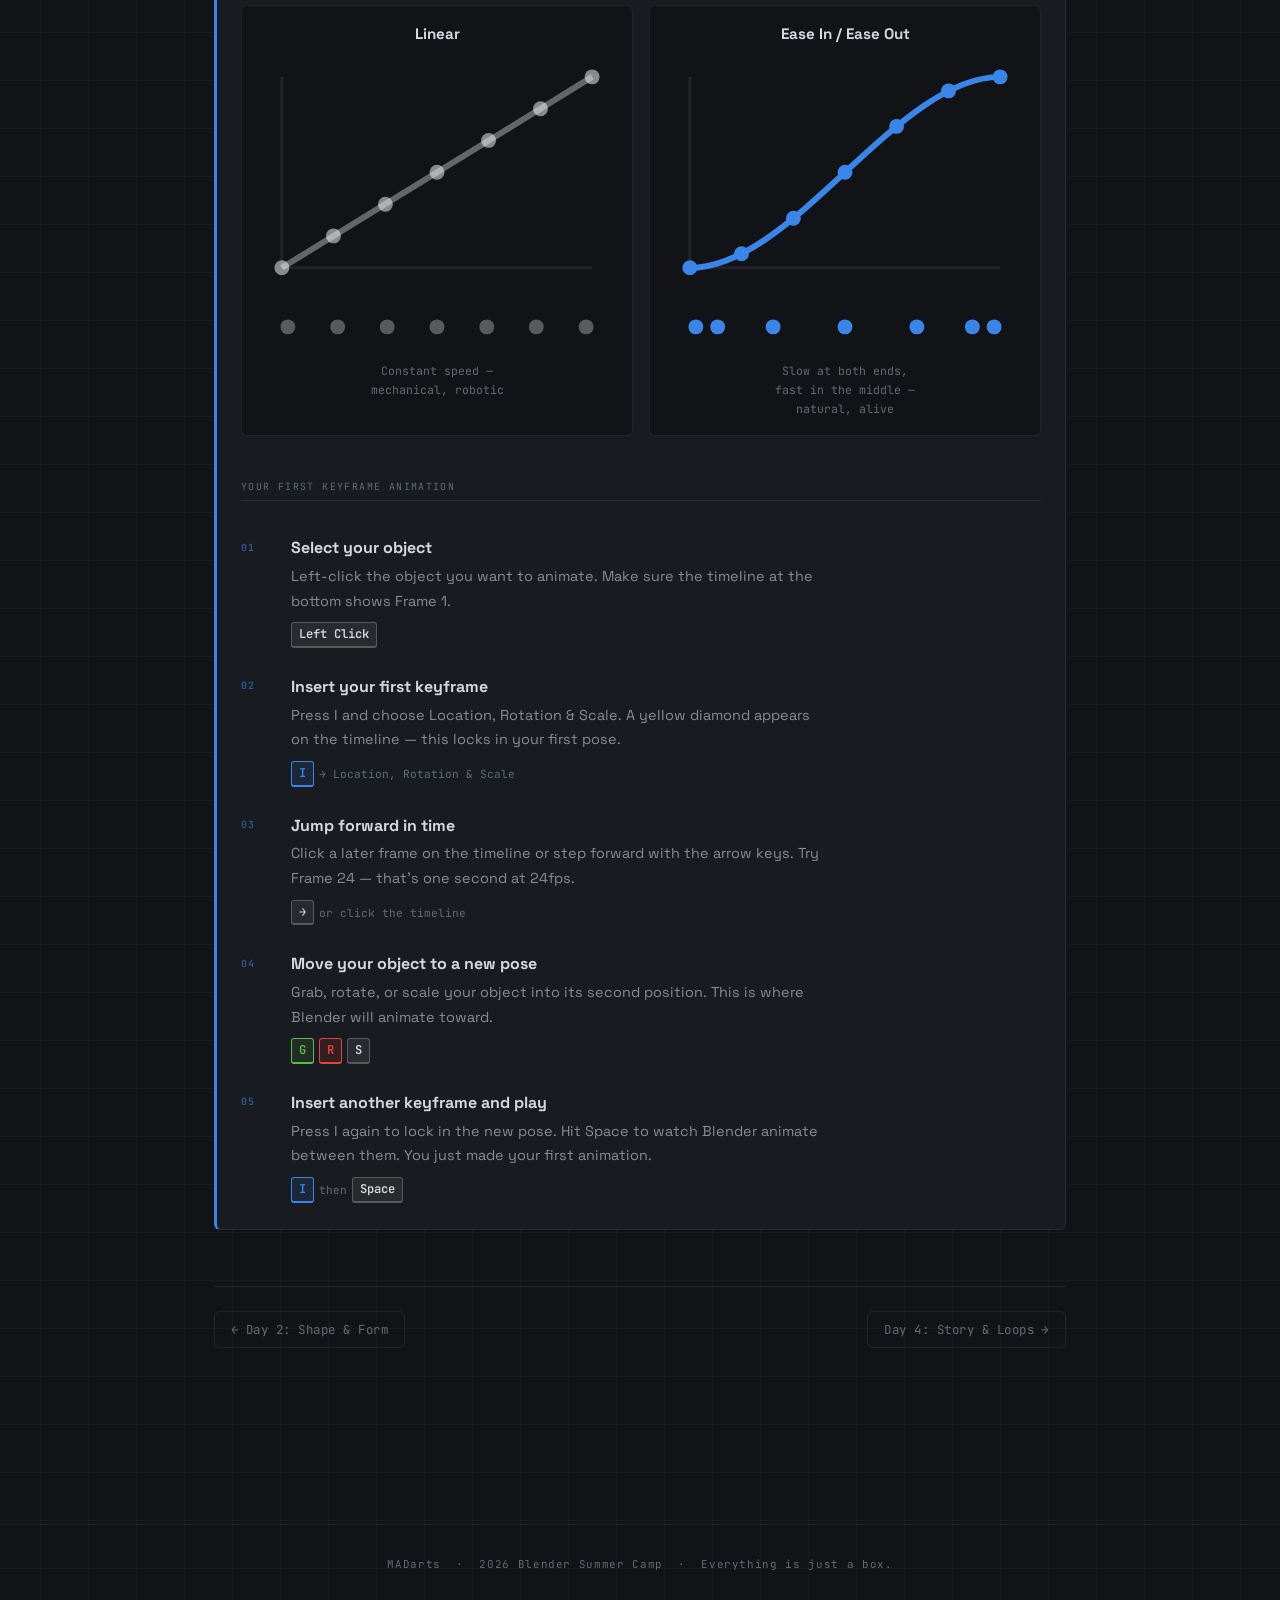
<file: day3.html>
<!DOCTYPE html>
<html lang="en">
<head>
  <meta charset="UTF-8" />
  <meta name="viewport" content="width=device-width, initial-scale=1.0" />
  <title>Day 3 — Motion &amp; Capture · MAD Blender Camp 2026</title>
  <link rel="preconnect" href="https://fonts.googleapis.com">
  <link rel="preconnect" href="https://fonts.gstatic.com" crossorigin>
  <link rel="stylesheet" href="https://fonts.googleapis.com/css2?family=Space+Grotesk:wght@400;600;700&family=JetBrains+Mono:wght@400;600&display=swap">
  <link rel="stylesheet" href="style.css">
</head>
<body>

<nav>
  <a href="index.html" class="nav-brand">MAD Blender Camp</a>
  <a href="index.html#week1">← Schedule</a>
  <a href="day2.html">← Day 2</a>
  <a href="day4.html">Day 4 →</a>
</nav>

<header class="day-header">
  <span class="day-num" aria-hidden="true">03</span>
  <p class="hud-label">Week 1 · Wednesday, July 8, 2026</p>
  <h1>Motion &amp; Capture</h1>
</header>

<main>
  <a href="index.html" class="back-btn">← Back to Home</a>
  <div class="session-list">

    <article class="session-detail drawing">
      <div class="session-detail-top">
        <h2 class="session-detail-title">Drawing Exercises</h2>
        <span class="session drawing">Drawing / 2D</span>
      </div>
      <p class="session-detail-desc">
        Daily warm-up sketching. Today's focus: gesture drawing and capturing movement in still images. Draw figures mid-action, objects mid-fall. Learn to freeze energy on the page.
      </p>
    </article>

    <article class="session-detail other">
      <div class="session-detail-top">
        <h2 class="session-detail-title">Motion &amp; Emotion: History of Animation</h2>
        <span class="session other">General</span>
      </div>
      <p class="session-detail-desc">
        From flip books to Pixar — a fast-moving survey of how animation evolved from hand-drawn cells to stop motion to modern CGI. We'll look at the principles that make motion feel alive, and why the best animators are really storytellers in disguise.
      </p>
    </article>

    <article class="session-detail animation">
      <div class="session-detail-top">
        <h2 class="session-detail-title">Make It Move: Animating in Blender</h2>
        <span class="session animation">Animation</span>
      </div>
      <p class="session-detail-desc">
        Keyframe animation fundamentals in Blender. Set position, rotation, and scale keys. Use the timeline and graph editor to control timing and easing. By the end of this session your cube will be doing something — bouncing, spinning, or telling a tiny story.
      </p>

      <!-- ── 1: Animation Shortcuts ── -->
      <div class="prim-section-header">Animation Shortcuts</div>
      <div class="shortcut-tables">
        <div class="shortcut-table">
          <div class="shortcut-table-header">Timeline &amp; Playback</div>
          <div class="shortcut-row">
            <div class="shortcut-keys"><kbd class="az">I</kbd></div>
            <div class="shortcut-desc">Insert Keyframe</div>
          </div>
          <div class="shortcut-row">
            <div class="shortcut-keys"><kbd>Space</kbd></div>
            <div class="shortcut-desc">Play / Pause</div>
          </div>
          <div class="shortcut-row">
            <div class="shortcut-keys"><kbd>←</kbd> <kbd>→</kbd></div>
            <div class="shortcut-desc">Step one frame</div>
          </div>
          <div class="shortcut-row">
            <div class="shortcut-keys"><kbd>Shift</kbd> <kbd>←</kbd></div>
            <div class="shortcut-desc">Jump to first frame</div>
          </div>
          <div class="shortcut-row">
            <div class="shortcut-keys"><kbd>Shift</kbd> <kbd>→</kbd></div>
            <div class="shortcut-desc">Jump to last frame</div>
          </div>
          <div class="shortcut-row">
            <div class="shortcut-keys"><kbd>Alt</kbd> <kbd class="az">I</kbd></div>
            <div class="shortcut-desc">Delete Keyframe</div>
          </div>
        </div>
      </div>

      <!-- ── 2: What is a Keyframe ── -->
      <div class="prim-section-header">What is a Keyframe?</div>
      <div class="kf-vis">
        <svg viewBox="0 0 580 115" width="100%" fill="none" xmlns="http://www.w3.org/2000/svg" aria-label="Keyframe diagram: two keyframes on a timeline, Blender fills in the motion between them">
          <rect x="10" y="8" width="80" height="58" rx="3" fill="rgba(58,134,232,0.06)" stroke="rgba(58,134,232,0.28)" stroke-width="1.5"/>
          <text x="50" y="44" text-anchor="middle" font-family="JetBrains Mono,monospace" font-size="22" fill="rgba(58,134,232,0.45)">&#9632;</text>
          <text x="50" y="59" text-anchor="middle" font-family="JetBrains Mono,monospace" font-size="8.5" letter-spacing="0.1em" fill="rgba(58,134,232,0.65)">POSE A</text>
          <line x1="94" y1="33" x2="483" y2="33" stroke="rgba(58,134,232,0.15)" stroke-width="1.5" stroke-dasharray="5,5"/>
          <polygon points="483,28 496,33 483,38" fill="rgba(58,134,232,0.2)"/>
          <text x="290" y="22" text-anchor="middle" font-family="JetBrains Mono,monospace" font-size="9.5" letter-spacing="0.05em" fill="rgba(255,255,255,0.16)">Blender fills this in</text>
          <rect x="490" y="8" width="80" height="58" rx="3" fill="rgba(58,134,232,0.06)" stroke="rgba(58,134,232,0.28)" stroke-width="1.5"/>
          <text x="530" y="44" text-anchor="middle" font-family="JetBrains Mono,monospace" font-size="22" fill="rgba(58,134,232,0.45)">&#9632;</text>
          <text x="530" y="59" text-anchor="middle" font-family="JetBrains Mono,monospace" font-size="8.5" letter-spacing="0.1em" fill="rgba(58,134,232,0.65)">POSE B</text>
          <line x1="10" y1="90" x2="570" y2="90" stroke="rgba(255,255,255,0.1)" stroke-width="2"/>
          <line x1="170" y1="86" x2="170" y2="94" stroke="rgba(255,255,255,0.07)" stroke-width="1"/>
          <line x1="290" y1="86" x2="290" y2="94" stroke="rgba(255,255,255,0.07)" stroke-width="1"/>
          <line x1="410" y1="86" x2="410" y2="94" stroke="rgba(255,255,255,0.07)" stroke-width="1"/>
          <polygon points="50,83 57,90 50,97 43,90" fill="#e8983a"/>
          <polygon points="530,83 537,90 530,97 523,90" fill="#e8983a"/>
          <text x="50" y="110" text-anchor="middle" font-family="JetBrains Mono,monospace" font-size="9" letter-spacing="0.06em" fill="rgba(255,255,255,0.25)">FRAME 1</text>
          <text x="530" y="110" text-anchor="middle" font-family="JetBrains Mono,monospace" font-size="9" letter-spacing="0.06em" fill="rgba(255,255,255,0.25)">FRAME 24</text>
        </svg>
      </div>

      <!-- ── 3: Ease In / Ease Out ── -->
      <div class="prim-section-header">Ease In / Ease Out</div>
      <div class="ease-pair">
        <div class="ease-card">
          <div class="ease-card-label">Linear</div>
          <svg viewBox="0 0 120 80" width="100%" fill="none" aria-label="Linear motion: straight diagonal line, evenly spaced dots">
            <line x1="8" y1="8" x2="8" y2="72" stroke="rgba(255,255,255,0.07)" stroke-width="1"/>
            <line x1="8" y1="72" x2="112" y2="72" stroke="rgba(255,255,255,0.07)" stroke-width="1"/>
            <line x1="8" y1="72" x2="112" y2="8" stroke="rgba(255,255,255,0.35)" stroke-width="2"/>
            <circle cx="8"    cy="72"   r="2.5" fill="rgba(255,255,255,0.5)"/>
            <circle cx="25.3" cy="61.3" r="2.5" fill="rgba(255,255,255,0.5)"/>
            <circle cx="42.7" cy="50.7" r="2.5" fill="rgba(255,255,255,0.5)"/>
            <circle cx="60"   cy="40"   r="2.5" fill="rgba(255,255,255,0.5)"/>
            <circle cx="77.3" cy="29.3" r="2.5" fill="rgba(255,255,255,0.5)"/>
            <circle cx="94.7" cy="18.7" r="2.5" fill="rgba(255,255,255,0.5)"/>
            <circle cx="112"  cy="8"    r="2.5" fill="rgba(255,255,255,0.5)"/>
          </svg>
          <svg viewBox="0 0 120 16" width="100%" aria-hidden="true">
            <circle cx="10"   cy="8" r="2.5" fill="rgba(255,255,255,0.3)"/>
            <circle cx="26.7" cy="8" r="2.5" fill="rgba(255,255,255,0.3)"/>
            <circle cx="43.3" cy="8" r="2.5" fill="rgba(255,255,255,0.3)"/>
            <circle cx="60"   cy="8" r="2.5" fill="rgba(255,255,255,0.3)"/>
            <circle cx="76.7" cy="8" r="2.5" fill="rgba(255,255,255,0.3)"/>
            <circle cx="93.3" cy="8" r="2.5" fill="rgba(255,255,255,0.3)"/>
            <circle cx="110"  cy="8" r="2.5" fill="rgba(255,255,255,0.3)"/>
          </svg>
          <div class="ease-card-desc">Constant speed —<br>mechanical, robotic</div>
        </div>
        <div class="ease-card">
          <div class="ease-card-label">Ease In / Ease Out</div>
          <svg viewBox="0 0 120 80" width="100%" fill="none" aria-label="Ease in/out: S-curve with dots clustered at start and end">
            <line x1="8" y1="8" x2="8" y2="72" stroke="rgba(255,255,255,0.07)" stroke-width="1"/>
            <line x1="8" y1="72" x2="112" y2="72" stroke="rgba(255,255,255,0.07)" stroke-width="1"/>
            <path d="M 8,72 C 42.7,72 77.3,8 112,8" stroke="#3a86e8" stroke-width="2"/>
            <circle cx="8"    cy="72"   r="2.5" fill="#3a86e8"/>
            <circle cx="25.3" cy="67.3" r="2.5" fill="#3a86e8"/>
            <circle cx="42.7" cy="55.4" r="2.5" fill="#3a86e8"/>
            <circle cx="60"   cy="40"   r="2.5" fill="#3a86e8"/>
            <circle cx="77.3" cy="24.6" r="2.5" fill="#3a86e8"/>
            <circle cx="94.7" cy="12.7" r="2.5" fill="#3a86e8"/>
            <circle cx="112"  cy="8"    r="2.5" fill="#3a86e8"/>
          </svg>
          <svg viewBox="0 0 120 16" width="100%" aria-hidden="true">
            <circle cx="10"   cy="8" r="2.5" fill="#3a86e8"/>
            <circle cx="17.3" cy="8" r="2.5" fill="#3a86e8"/>
            <circle cx="35.9" cy="8" r="2.5" fill="#3a86e8"/>
            <circle cx="60"   cy="8" r="2.5" fill="#3a86e8"/>
            <circle cx="84.1" cy="8" r="2.5" fill="#3a86e8"/>
            <circle cx="102.7" cy="8" r="2.5" fill="#3a86e8"/>
            <circle cx="110"  cy="8" r="2.5" fill="#3a86e8"/>
          </svg>
          <div class="ease-card-desc">Slow at both ends,<br>fast in the middle —<br>natural, alive</div>
        </div>
      </div>

      <!-- ── 5: Step-by-Step First Animation ── -->
      <div class="prim-section-header">Your First Keyframe Animation</div>
      <div class="build-steps-list">
        <div class="build-step-row">
          <div class="step-numeral az">01</div>
          <div class="step-content-col">
            <div class="step-title-new">Select your object</div>
            <div class="step-desc-new">Left-click the object you want to animate. Make sure the timeline at the bottom shows Frame 1.</div>
            <div class="step-keys-row"><kbd>Left Click</kbd></div>
          </div>
        </div>
        <div class="build-step-row">
          <div class="step-numeral az">02</div>
          <div class="step-content-col">
            <div class="step-title-new">Insert your first keyframe</div>
            <div class="step-desc-new">Press I and choose Location, Rotation &amp; Scale. A yellow diamond appears on the timeline — this locks in your first pose.</div>
            <div class="step-keys-row"><kbd class="az">I</kbd> <span class="step-note">→ Location, Rotation &amp; Scale</span></div>
          </div>
        </div>
        <div class="build-step-row">
          <div class="step-numeral az">03</div>
          <div class="step-content-col">
            <div class="step-title-new">Jump forward in time</div>
            <div class="step-desc-new">Click a later frame on the timeline or step forward with the arrow keys. Try Frame 24 — that's one second at 24fps.</div>
            <div class="step-keys-row"><kbd>→</kbd> <span class="step-note">or click the timeline</span></div>
          </div>
        </div>
        <div class="build-step-row">
          <div class="step-numeral az">04</div>
          <div class="step-content-col">
            <div class="step-title-new">Move your object to a new pose</div>
            <div class="step-desc-new">Grab, rotate, or scale your object into its second position. This is where Blender will animate toward.</div>
            <div class="step-keys-row"><kbd class="ay">G</kbd> <kbd class="ax">R</kbd> <kbd>S</kbd></div>
          </div>
        </div>
        <div class="build-step-row">
          <div class="step-numeral az">05</div>
          <div class="step-content-col">
            <div class="step-title-new">Insert another keyframe and play</div>
            <div class="step-desc-new">Press I again to lock in the new pose. Hit Space to watch Blender animate between them. You just made your first animation.</div>
            <div class="step-keys-row"><kbd class="az">I</kbd> <span class="step-note">then</span> <kbd>Space</kbd></div>
          </div>
        </div>
      </div>
    </article>

  </div>

  <div class="day-pagination" aria-label="Day navigation">
    <a href="day2.html">← Day 2: Shape &amp; Form</a>
    <a href="day4.html">Day 4: Story &amp; Loops →</a>
  </div>
</main>

<footer>
  MADarts &nbsp;·&nbsp; 2026 Blender Summer Camp &nbsp;·&nbsp; Everything is just a box.
</footer>

</body>
</html>
</file>
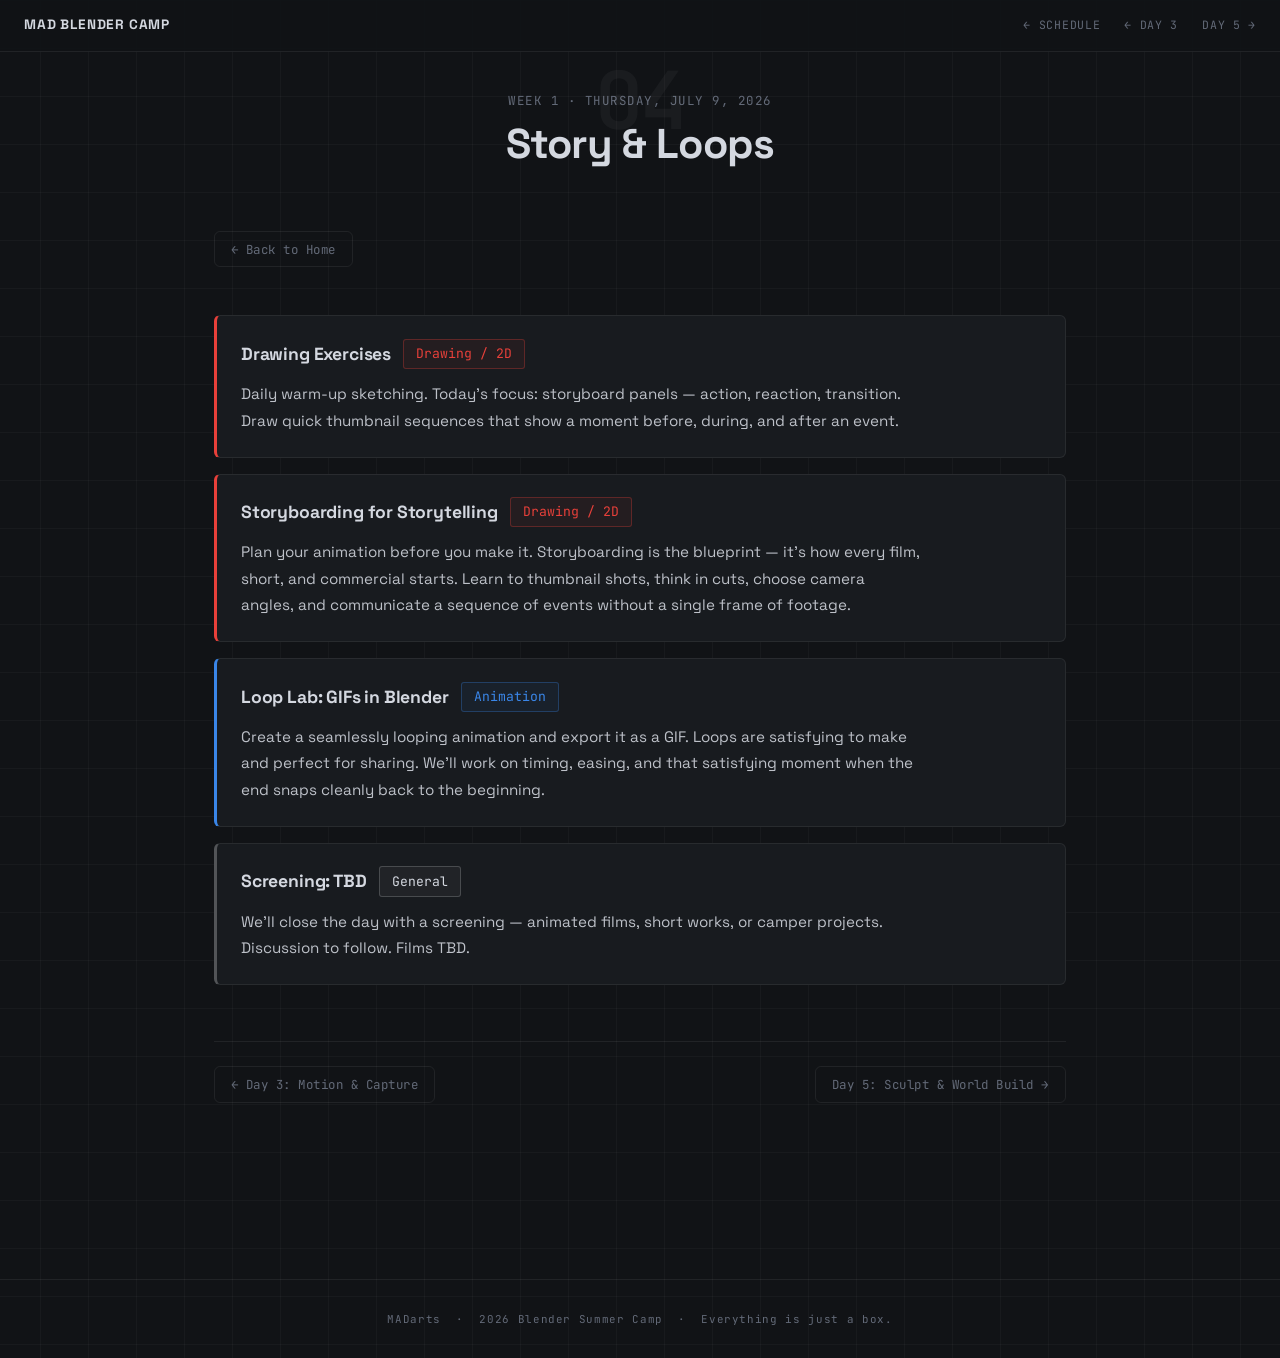
<file: day4.html>
<!DOCTYPE html>
<html lang="en">
<head>
  <meta charset="UTF-8" />
  <meta name="viewport" content="width=device-width, initial-scale=1.0" />
  <title>Day 4 — Story &amp; Loops · MAD Blender Camp 2026</title>
  <link rel="preconnect" href="https://fonts.googleapis.com">
  <link rel="preconnect" href="https://fonts.gstatic.com" crossorigin>
  <link rel="stylesheet" href="https://fonts.googleapis.com/css2?family=Space+Grotesk:wght@400;600;700&family=JetBrains+Mono:wght@400;600&display=swap">
  <link rel="stylesheet" href="style.css">
</head>
<body>

<nav>
  <a href="index.html" class="nav-brand">MAD Blender Camp</a>
  <a href="index.html#week1">← Schedule</a>
  <a href="day3.html">← Day 3</a>
  <a href="day5.html">Day 5 →</a>
</nav>

<header class="day-header">
  <span class="day-num" aria-hidden="true">04</span>
  <p class="hud-label">Week 1 · Thursday, July 9, 2026</p>
  <h1>Story &amp; Loops</h1>
</header>

<main>
  <a href="index.html" class="back-btn">← Back to Home</a>
  <div class="session-list">

    <article class="session-detail drawing">
      <div class="session-detail-top">
        <h2 class="session-detail-title">Drawing Exercises</h2>
        <span class="session drawing">Drawing / 2D</span>
      </div>
      <p class="session-detail-desc">
        Daily warm-up sketching. Today's focus: storyboard panels — action, reaction, transition. Draw quick thumbnail sequences that show a moment before, during, and after an event.
      </p>
    </article>

    <article class="session-detail drawing">
      <div class="session-detail-top">
        <h2 class="session-detail-title">Storyboarding for Storytelling</h2>
        <span class="session drawing">Drawing / 2D</span>
      </div>
      <p class="session-detail-desc">
        Plan your animation before you make it. Storyboarding is the blueprint — it's how every film, short, and commercial starts. Learn to thumbnail shots, think in cuts, choose camera angles, and communicate a sequence of events without a single frame of footage.
      </p>
    </article>

    <article class="session-detail animation">
      <div class="session-detail-top">
        <h2 class="session-detail-title">Loop Lab: GIFs in Blender</h2>
        <span class="session animation">Animation</span>
      </div>
      <p class="session-detail-desc">
        Create a seamlessly looping animation and export it as a GIF. Loops are satisfying to make and perfect for sharing. We'll work on timing, easing, and that satisfying moment when the end snaps cleanly back to the beginning.
      </p>
    </article>

    <article class="session-detail other">
      <div class="session-detail-top">
        <h2 class="session-detail-title">Screening: TBD</h2>
        <span class="session other">General</span>
      </div>
      <p class="session-detail-desc">
        We'll close the day with a screening — animated films, short works, or camper projects. Discussion to follow. Films TBD.
      </p>
    </article>

  </div>

  <div class="day-pagination" aria-label="Day navigation">
    <a href="day3.html">← Day 3: Motion &amp; Capture</a>
    <a href="day5.html">Day 5: Sculpt &amp; World Build →</a>
  </div>
</main>

<footer>
  MADarts &nbsp;·&nbsp; 2026 Blender Summer Camp &nbsp;·&nbsp; Everything is just a box.
</footer>

</body>
</html>
</file>
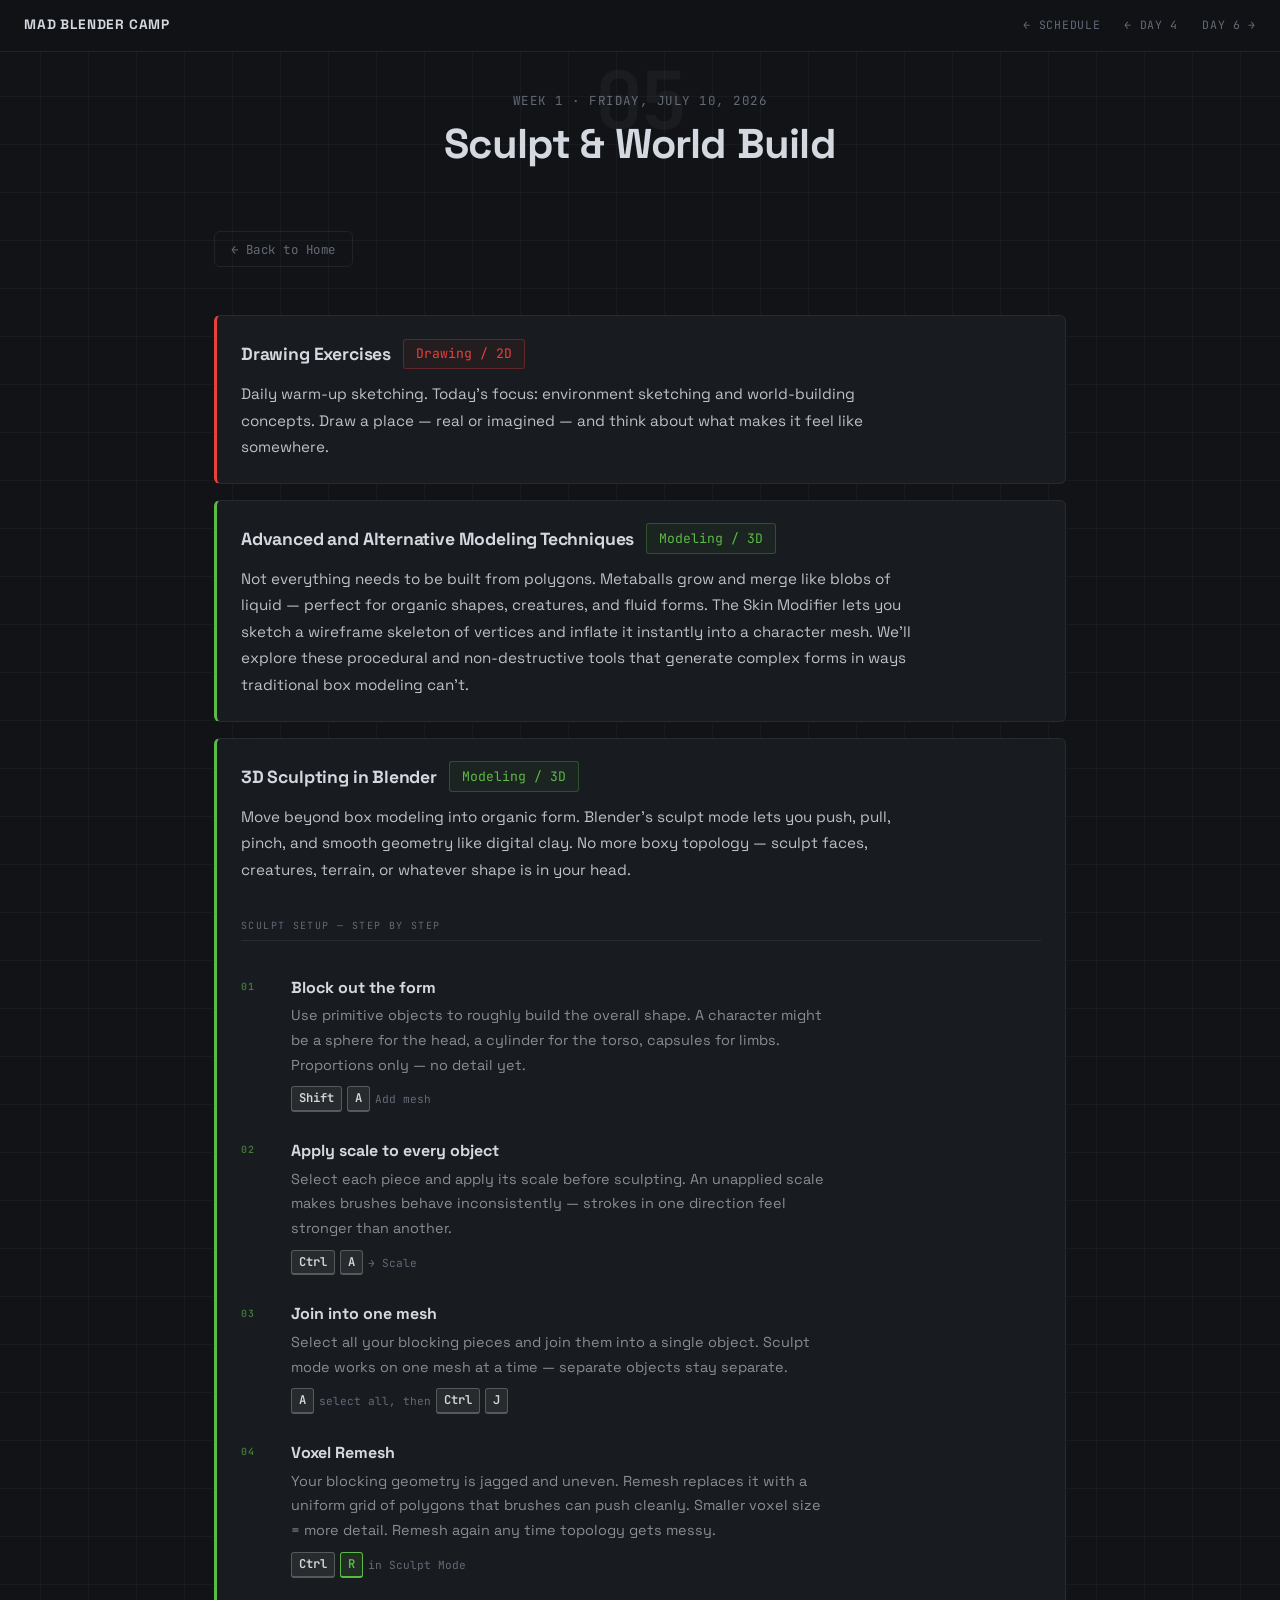
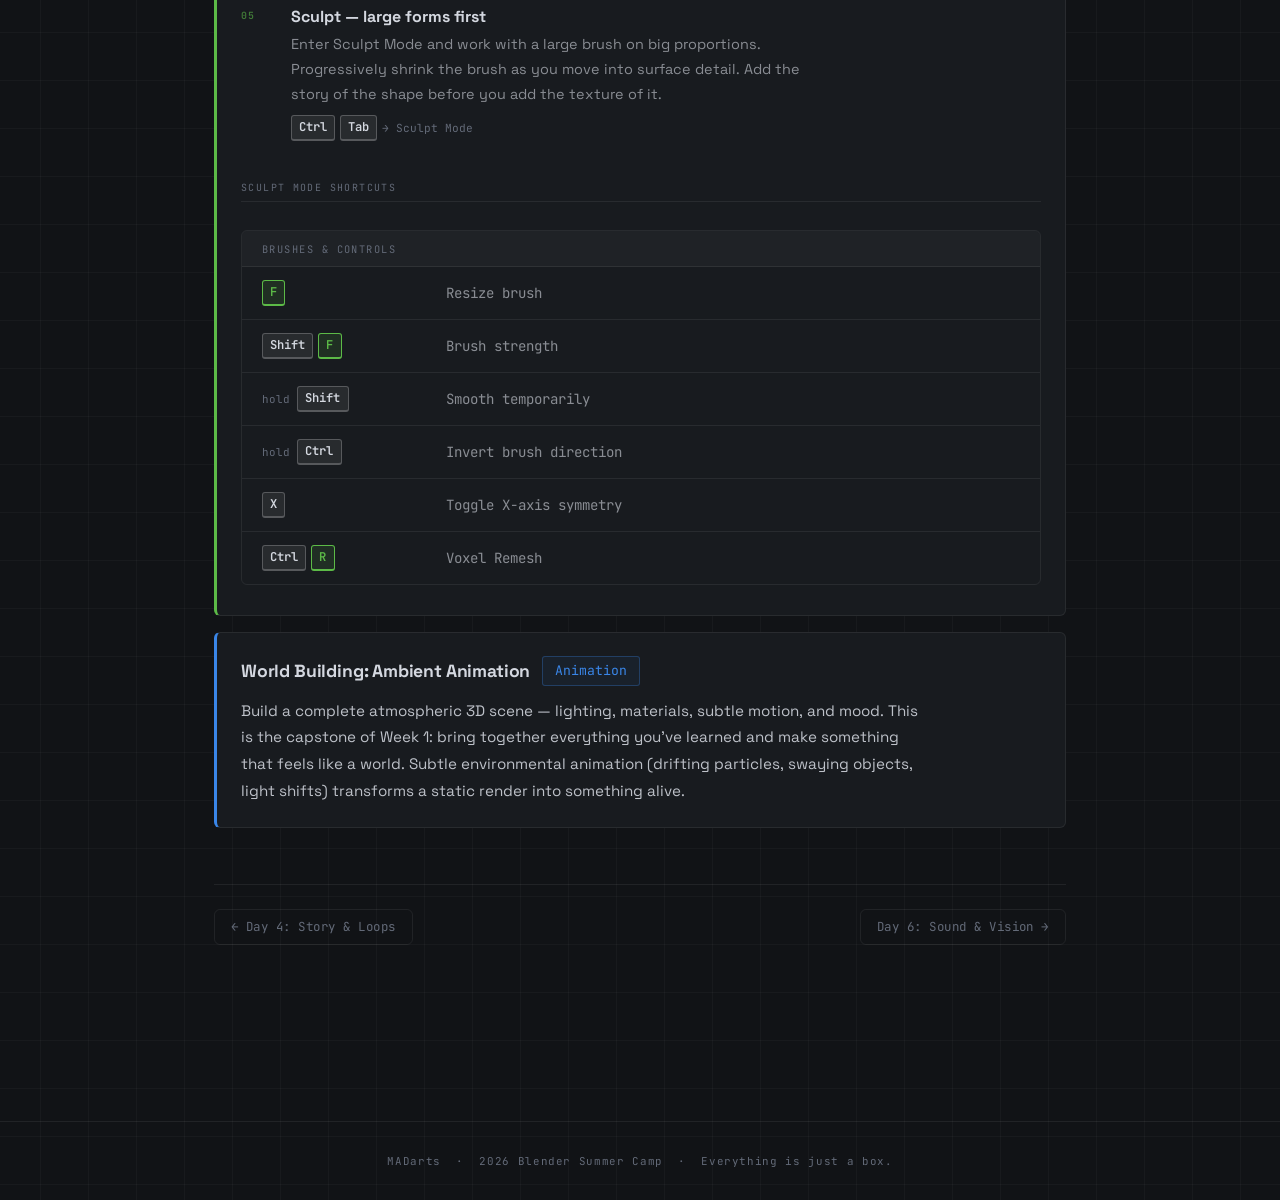
<file: day5.html>
<!DOCTYPE html>
<html lang="en">
<head>
  <meta charset="UTF-8" />
  <meta name="viewport" content="width=device-width, initial-scale=1.0" />
  <title>Day 5 — Sculpt &amp; World Build · MAD Blender Camp 2026</title>
  <link rel="preconnect" href="https://fonts.googleapis.com">
  <link rel="preconnect" href="https://fonts.gstatic.com" crossorigin>
  <link rel="stylesheet" href="https://fonts.googleapis.com/css2?family=Space+Grotesk:wght@400;600;700&family=JetBrains+Mono:wght@400;600&display=swap">
  <link rel="stylesheet" href="style.css">
</head>
<body>

<nav>
  <a href="index.html" class="nav-brand">MAD Blender Camp</a>
  <a href="index.html#week1">← Schedule</a>
  <a href="day4.html">← Day 4</a>
  <a href="day6.html">Day 6 →</a>
</nav>

<header class="day-header">
  <span class="day-num" aria-hidden="true">05</span>
  <p class="hud-label">Week 1 · Friday, July 10, 2026</p>
  <h1>Sculpt &amp; World Build</h1>
</header>

<main>
  <a href="index.html" class="back-btn">← Back to Home</a>
  <div class="session-list">

    <article class="session-detail drawing">
      <div class="session-detail-top">
        <h2 class="session-detail-title">Drawing Exercises</h2>
        <span class="session drawing">Drawing / 2D</span>
      </div>
      <p class="session-detail-desc">
        Daily warm-up sketching. Today's focus: environment sketching and world-building concepts. Draw a place — real or imagined — and think about what makes it feel like somewhere.
      </p>
    </article>

    <article class="session-detail modeling">
      <div class="session-detail-top">
        <h2 class="session-detail-title">Advanced and Alternative Modeling Techniques</h2>
        <span class="session modeling">Modeling / 3D</span>
      </div>
      <p class="session-detail-desc">
        Not everything needs to be built from polygons. Metaballs grow and merge like blobs of liquid — perfect for organic shapes, creatures, and fluid forms. The Skin Modifier lets you sketch a wireframe skeleton of vertices and inflate it instantly into a character mesh. We'll explore these procedural and non-destructive tools that generate complex forms in ways traditional box modeling can't.
      </p>
    </article>

    <article class="session-detail modeling">
      <div class="session-detail-top">
        <h2 class="session-detail-title">3D Sculpting in Blender</h2>
        <span class="session modeling">Modeling / 3D</span>
      </div>
      <p class="session-detail-desc">
        Move beyond box modeling into organic form. Blender's sculpt mode lets you push, pull, pinch, and smooth geometry like digital clay. No more boxy topology — sculpt faces, creatures, terrain, or whatever shape is in your head.
      </p>

      <!-- ── Setup Guide ── -->
      <div class="prim-section-header">Sculpt Setup — Step by Step</div>
      <div class="build-steps-list">
        <div class="build-step-row">
          <div class="step-numeral">01</div>
          <div class="step-content-col">
            <div class="step-title-new">Block out the form</div>
            <div class="step-desc-new">Use primitive objects to roughly build the overall shape. A character might be a sphere for the head, a cylinder for the torso, capsules for limbs. Proportions only — no detail yet.</div>
            <div class="step-keys-row"><kbd>Shift</kbd> <kbd>A</kbd> <span class="step-note">Add mesh</span></div>
          </div>
        </div>
        <div class="build-step-row">
          <div class="step-numeral">02</div>
          <div class="step-content-col">
            <div class="step-title-new">Apply scale to every object</div>
            <div class="step-desc-new">Select each piece and apply its scale before sculpting. An unapplied scale makes brushes behave inconsistently — strokes in one direction feel stronger than another.</div>
            <div class="step-keys-row"><kbd>Ctrl</kbd> <kbd>A</kbd> <span class="step-note">→ Scale</span></div>
          </div>
        </div>
        <div class="build-step-row">
          <div class="step-numeral">03</div>
          <div class="step-content-col">
            <div class="step-title-new">Join into one mesh</div>
            <div class="step-desc-new">Select all your blocking pieces and join them into a single object. Sculpt mode works on one mesh at a time — separate objects stay separate.</div>
            <div class="step-keys-row"><kbd>A</kbd> <span class="step-note">select all, then</span> <kbd>Ctrl</kbd> <kbd>J</kbd></div>
          </div>
        </div>
        <div class="build-step-row">
          <div class="step-numeral">04</div>
          <div class="step-content-col">
            <div class="step-title-new">Voxel Remesh</div>
            <div class="step-desc-new">Your blocking geometry is jagged and uneven. Remesh replaces it with a uniform grid of polygons that brushes can push cleanly. Smaller voxel size = more detail. Remesh again any time topology gets messy.</div>
            <div class="step-keys-row"><kbd>Ctrl</kbd> <kbd class="ay">R</kbd> <span class="step-note">in Sculpt Mode</span></div>
          </div>
        </div>
        <div class="build-step-row">
          <div class="step-numeral">05</div>
          <div class="step-content-col">
            <div class="step-title-new">Sculpt — large forms first</div>
            <div class="step-desc-new">Enter Sculpt Mode and work with a large brush on big proportions. Progressively shrink the brush as you move into surface detail. Add the story of the shape before you add the texture of it.</div>
            <div class="step-keys-row"><kbd>Ctrl</kbd> <kbd>Tab</kbd> <span class="step-note">→ Sculpt Mode</span></div>
          </div>
        </div>
      </div>

      <!-- ── Shortcuts ── -->
      <div class="prim-section-header">Sculpt Mode Shortcuts</div>
      <div class="shortcut-tables">
        <div class="shortcut-table">
          <div class="shortcut-table-header">Brushes &amp; Controls</div>
          <div class="shortcut-row">
            <div class="shortcut-keys"><kbd class="ay">F</kbd></div>
            <div class="shortcut-desc">Resize brush</div>
          </div>
          <div class="shortcut-row">
            <div class="shortcut-keys"><kbd>Shift</kbd> <kbd class="ay">F</kbd></div>
            <div class="shortcut-desc">Brush strength</div>
          </div>
          <div class="shortcut-row">
            <div class="shortcut-keys"><span class="key-hint">hold</span> <kbd>Shift</kbd></div>
            <div class="shortcut-desc">Smooth temporarily</div>
          </div>
          <div class="shortcut-row">
            <div class="shortcut-keys"><span class="key-hint">hold</span> <kbd>Ctrl</kbd></div>
            <div class="shortcut-desc">Invert brush direction</div>
          </div>
          <div class="shortcut-row">
            <div class="shortcut-keys"><kbd>X</kbd></div>
            <div class="shortcut-desc">Toggle X-axis symmetry</div>
          </div>
          <div class="shortcut-row">
            <div class="shortcut-keys"><kbd>Ctrl</kbd> <kbd class="ay">R</kbd></div>
            <div class="shortcut-desc">Voxel Remesh</div>
          </div>
        </div>
      </div>
    </article>

    <article class="session-detail animation">
      <div class="session-detail-top">
        <h2 class="session-detail-title">World Building: Ambient Animation</h2>
        <span class="session animation">Animation</span>
      </div>
      <p class="session-detail-desc">
        Build a complete atmospheric 3D scene — lighting, materials, subtle motion, and mood. This is the capstone of Week 1: bring together everything you've learned and make something that feels like a world. Subtle environmental animation (drifting particles, swaying objects, light shifts) transforms a static render into something alive.
      </p>
    </article>

  </div>

  <div class="day-pagination" aria-label="Day navigation">
    <a href="day4.html">← Day 4: Story &amp; Loops</a>
    <a href="day6.html">Day 6: Sound &amp; Vision →</a>
  </div>
</main>

<footer>
  MADarts &nbsp;·&nbsp; 2026 Blender Summer Camp &nbsp;·&nbsp; Everything is just a box.
</footer>

</body>
</html>
</file>
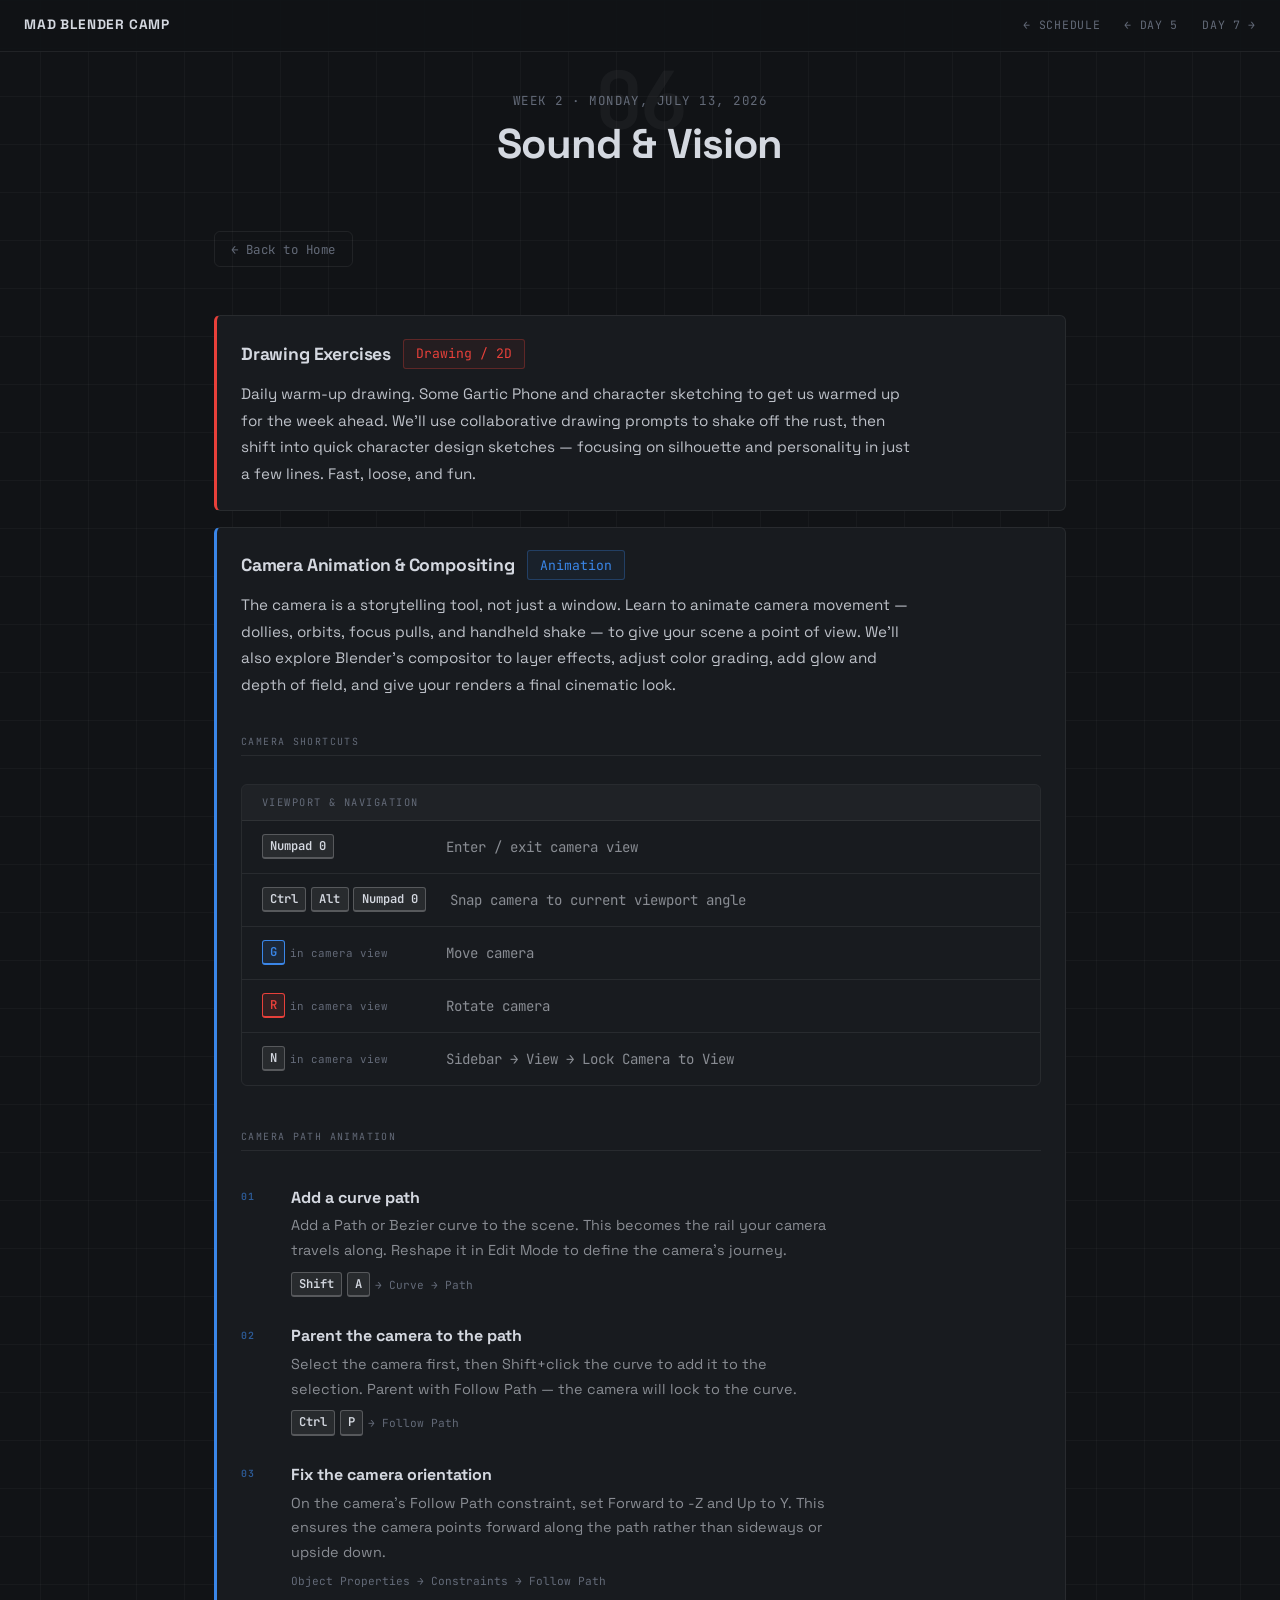
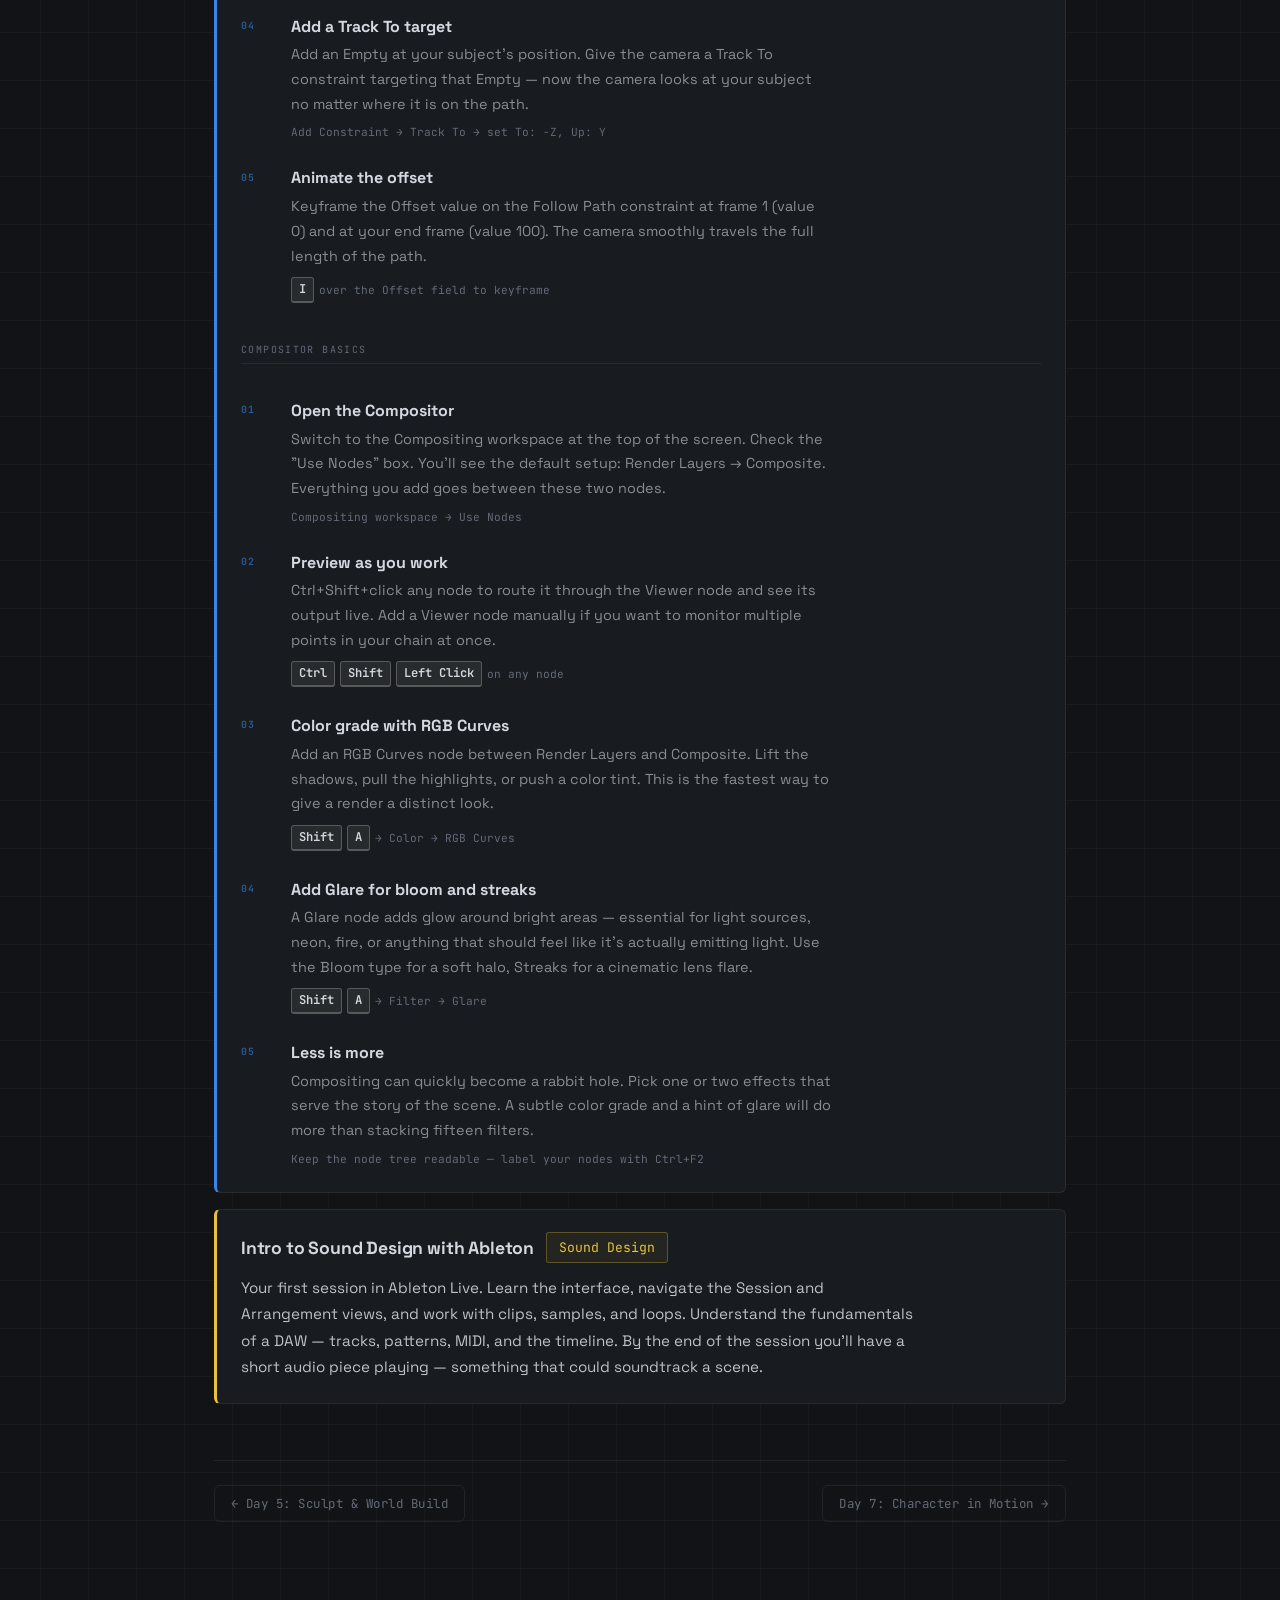
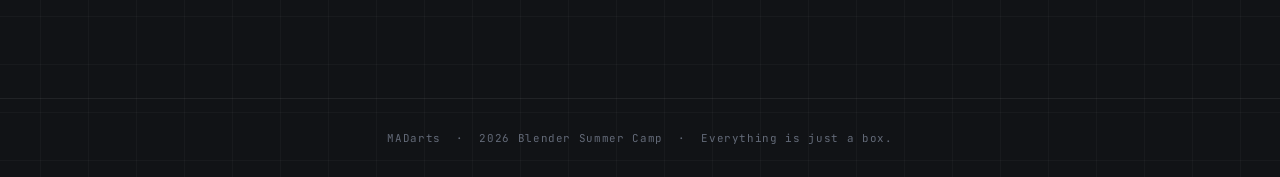
<file: day6.html>
<!DOCTYPE html>
<html lang="en">
<head>
  <meta charset="UTF-8" />
  <meta name="viewport" content="width=device-width, initial-scale=1.0" />
  <title>Day 6 — Sound &amp; Vision · MAD Blender Camp 2026</title>
  <link rel="preconnect" href="https://fonts.googleapis.com">
  <link rel="preconnect" href="https://fonts.gstatic.com" crossorigin>
  <link rel="stylesheet" href="https://fonts.googleapis.com/css2?family=Space+Grotesk:wght@400;600;700&family=JetBrains+Mono:wght@400;600&display=swap">
  <link rel="stylesheet" href="style.css">
</head>
<body>

<nav>
  <a href="index.html" class="nav-brand">MAD Blender Camp</a>
  <a href="index.html#week2">← Schedule</a>
  <a href="day5.html">← Day 5</a>
  <a href="day7.html">Day 7 →</a>
</nav>

<header class="day-header">
  <span class="day-num" aria-hidden="true">06</span>
  <p class="hud-label">Week 2 · Monday, July 13, 2026</p>
  <h1>Sound &amp; Vision</h1>
</header>

<main>
  <a href="index.html" class="back-btn">← Back to Home</a>
  <div class="session-list">

    <article class="session-detail drawing">
      <div class="session-detail-top">
        <h2 class="session-detail-title">Drawing Exercises</h2>
        <span class="session drawing">Drawing / 2D</span>
      </div>
      <p class="session-detail-desc">
        Daily warm-up drawing. Some Gartic Phone and character sketching to get us warmed up for the week ahead. We'll use collaborative drawing prompts to shake off the rust, then shift into quick character design sketches — focusing on silhouette and personality in just a few lines. Fast, loose, and fun.
      </p>
    </article>

    <article class="session-detail animation">
      <div class="session-detail-top">
        <h2 class="session-detail-title">Camera Animation &amp; Compositing</h2>
        <span class="session animation">Animation</span>
      </div>
      <p class="session-detail-desc">
        The camera is a storytelling tool, not just a window. Learn to animate camera movement — dollies, orbits, focus pulls, and handheld shake — to give your scene a point of view. We'll also explore Blender's compositor to layer effects, adjust color grading, add glow and depth of field, and give your renders a final cinematic look.
      </p>

      <!-- ── Camera Shortcuts ── -->
      <div class="prim-section-header">Camera Shortcuts</div>
      <div class="shortcut-tables">
        <div class="shortcut-table">
          <div class="shortcut-table-header">Viewport &amp; Navigation</div>
          <div class="shortcut-row">
            <div class="shortcut-keys"><kbd>Numpad 0</kbd></div>
            <div class="shortcut-desc">Enter / exit camera view</div>
          </div>
          <div class="shortcut-row">
            <div class="shortcut-keys"><kbd>Ctrl</kbd> <kbd>Alt</kbd> <kbd>Numpad 0</kbd></div>
            <div class="shortcut-desc">Snap camera to current viewport angle</div>
          </div>
          <div class="shortcut-row">
            <div class="shortcut-keys"><kbd class="az">G</kbd> <span class="key-hint">in camera view</span></div>
            <div class="shortcut-desc">Move camera</div>
          </div>
          <div class="shortcut-row">
            <div class="shortcut-keys"><kbd class="ax">R</kbd> <span class="key-hint">in camera view</span></div>
            <div class="shortcut-desc">Rotate camera</div>
          </div>
          <div class="shortcut-row">
            <div class="shortcut-keys"><kbd>N</kbd> <span class="key-hint">in camera view</span></div>
            <div class="shortcut-desc">Sidebar → View → Lock Camera to View</div>
          </div>
        </div>
      </div>

      <!-- ── Camera Path Animation ── -->
      <div class="prim-section-header">Camera Path Animation</div>
      <div class="build-steps-list">
        <div class="build-step-row">
          <div class="step-numeral az">01</div>
          <div class="step-content-col">
            <div class="step-title-new">Add a curve path</div>
            <div class="step-desc-new">Add a Path or Bezier curve to the scene. This becomes the rail your camera travels along. Reshape it in Edit Mode to define the camera's journey.</div>
            <div class="step-keys-row"><kbd>Shift</kbd> <kbd>A</kbd> <span class="step-note">→ Curve → Path</span></div>
          </div>
        </div>
        <div class="build-step-row">
          <div class="step-numeral az">02</div>
          <div class="step-content-col">
            <div class="step-title-new">Parent the camera to the path</div>
            <div class="step-desc-new">Select the camera first, then Shift+click the curve to add it to the selection. Parent with Follow Path — the camera will lock to the curve.</div>
            <div class="step-keys-row"><kbd>Ctrl</kbd> <kbd>P</kbd> <span class="step-note">→ Follow Path</span></div>
          </div>
        </div>
        <div class="build-step-row">
          <div class="step-numeral az">03</div>
          <div class="step-content-col">
            <div class="step-title-new">Fix the camera orientation</div>
            <div class="step-desc-new">On the camera's Follow Path constraint, set Forward to -Z and Up to Y. This ensures the camera points forward along the path rather than sideways or upside down.</div>
            <div class="step-keys-row"><span class="step-note">Object Properties → Constraints → Follow Path</span></div>
          </div>
        </div>
        <div class="build-step-row">
          <div class="step-numeral az">04</div>
          <div class="step-content-col">
            <div class="step-title-new">Add a Track To target</div>
            <div class="step-desc-new">Add an Empty at your subject's position. Give the camera a Track To constraint targeting that Empty — now the camera looks at your subject no matter where it is on the path.</div>
            <div class="step-keys-row"><span class="step-note">Add Constraint → Track To → set To: -Z, Up: Y</span></div>
          </div>
        </div>
        <div class="build-step-row">
          <div class="step-numeral az">05</div>
          <div class="step-content-col">
            <div class="step-title-new">Animate the offset</div>
            <div class="step-desc-new">Keyframe the Offset value on the Follow Path constraint at frame 1 (value 0) and at your end frame (value 100). The camera smoothly travels the full length of the path.</div>
            <div class="step-keys-row"><kbd>I</kbd> <span class="step-note">over the Offset field to keyframe</span></div>
          </div>
        </div>
      </div>

      <!-- ── Compositor Basics ── -->
      <div class="prim-section-header">Compositor Basics</div>
      <div class="build-steps-list">
        <div class="build-step-row">
          <div class="step-numeral az">01</div>
          <div class="step-content-col">
            <div class="step-title-new">Open the Compositor</div>
            <div class="step-desc-new">Switch to the Compositing workspace at the top of the screen. Check the "Use Nodes" box. You'll see the default setup: Render Layers → Composite. Everything you add goes between these two nodes.</div>
            <div class="step-keys-row"><span class="step-note">Compositing workspace → Use Nodes</span></div>
          </div>
        </div>
        <div class="build-step-row">
          <div class="step-numeral az">02</div>
          <div class="step-content-col">
            <div class="step-title-new">Preview as you work</div>
            <div class="step-desc-new">Ctrl+Shift+click any node to route it through the Viewer node and see its output live. Add a Viewer node manually if you want to monitor multiple points in your chain at once.</div>
            <div class="step-keys-row"><kbd>Ctrl</kbd> <kbd>Shift</kbd> <kbd>Left Click</kbd> <span class="step-note">on any node</span></div>
          </div>
        </div>
        <div class="build-step-row">
          <div class="step-numeral az">03</div>
          <div class="step-content-col">
            <div class="step-title-new">Color grade with RGB Curves</div>
            <div class="step-desc-new">Add an RGB Curves node between Render Layers and Composite. Lift the shadows, pull the highlights, or push a color tint. This is the fastest way to give a render a distinct look.</div>
            <div class="step-keys-row"><kbd>Shift</kbd> <kbd>A</kbd> <span class="step-note">→ Color → RGB Curves</span></div>
          </div>
        </div>
        <div class="build-step-row">
          <div class="step-numeral az">04</div>
          <div class="step-content-col">
            <div class="step-title-new">Add Glare for bloom and streaks</div>
            <div class="step-desc-new">A Glare node adds glow around bright areas — essential for light sources, neon, fire, or anything that should feel like it's actually emitting light. Use the Bloom type for a soft halo, Streaks for a cinematic lens flare.</div>
            <div class="step-keys-row"><kbd>Shift</kbd> <kbd>A</kbd> <span class="step-note">→ Filter → Glare</span></div>
          </div>
        </div>
        <div class="build-step-row">
          <div class="step-numeral az">05</div>
          <div class="step-content-col">
            <div class="step-title-new">Less is more</div>
            <div class="step-desc-new">Compositing can quickly become a rabbit hole. Pick one or two effects that serve the story of the scene. A subtle color grade and a hint of glare will do more than stacking fifteen filters.</div>
            <div class="step-keys-row"><span class="step-note">Keep the node tree readable — label your nodes with Ctrl+F2</span></div>
          </div>
        </div>
      </div>
    </article>

    <article class="session-detail sound">
      <div class="session-detail-top">
        <h2 class="session-detail-title">Intro to Sound Design with Ableton</h2>
        <span class="session sound">Sound Design</span>
      </div>
      <p class="session-detail-desc">
        Your first session in Ableton Live. Learn the interface, navigate the Session and Arrangement views, and work with clips, samples, and loops. Understand the fundamentals of a DAW — tracks, patterns, MIDI, and the timeline. By the end of the session you'll have a short audio piece playing — something that could soundtrack a scene.
      </p>
    </article>

  </div>

  <div class="day-pagination" aria-label="Day navigation">
    <a href="day5.html">← Day 5: Sculpt &amp; World Build</a>
    <a href="day7.html">Day 7: Character in Motion →</a>
  </div>
</main>

<footer>
  MADarts &nbsp;·&nbsp; 2026 Blender Summer Camp &nbsp;·&nbsp; Everything is just a box.
</footer>

</body>
</html>
</file>
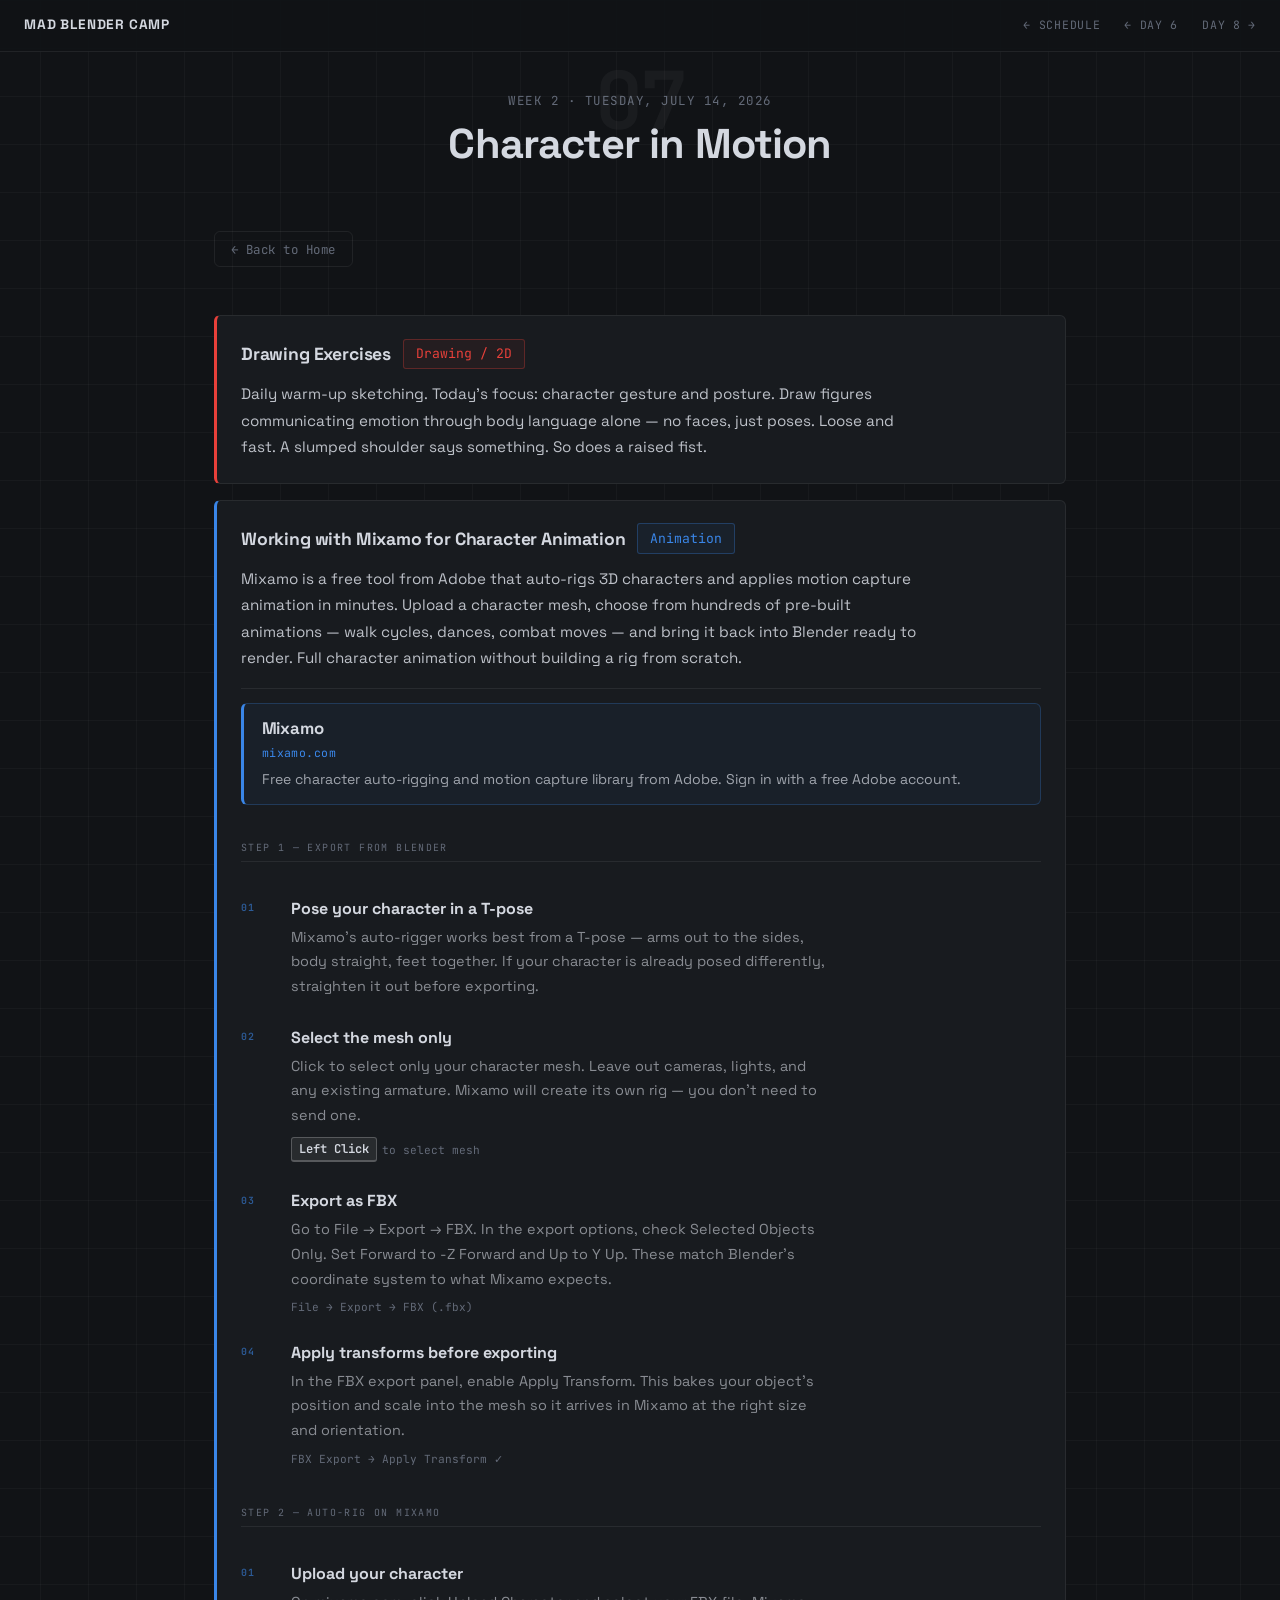
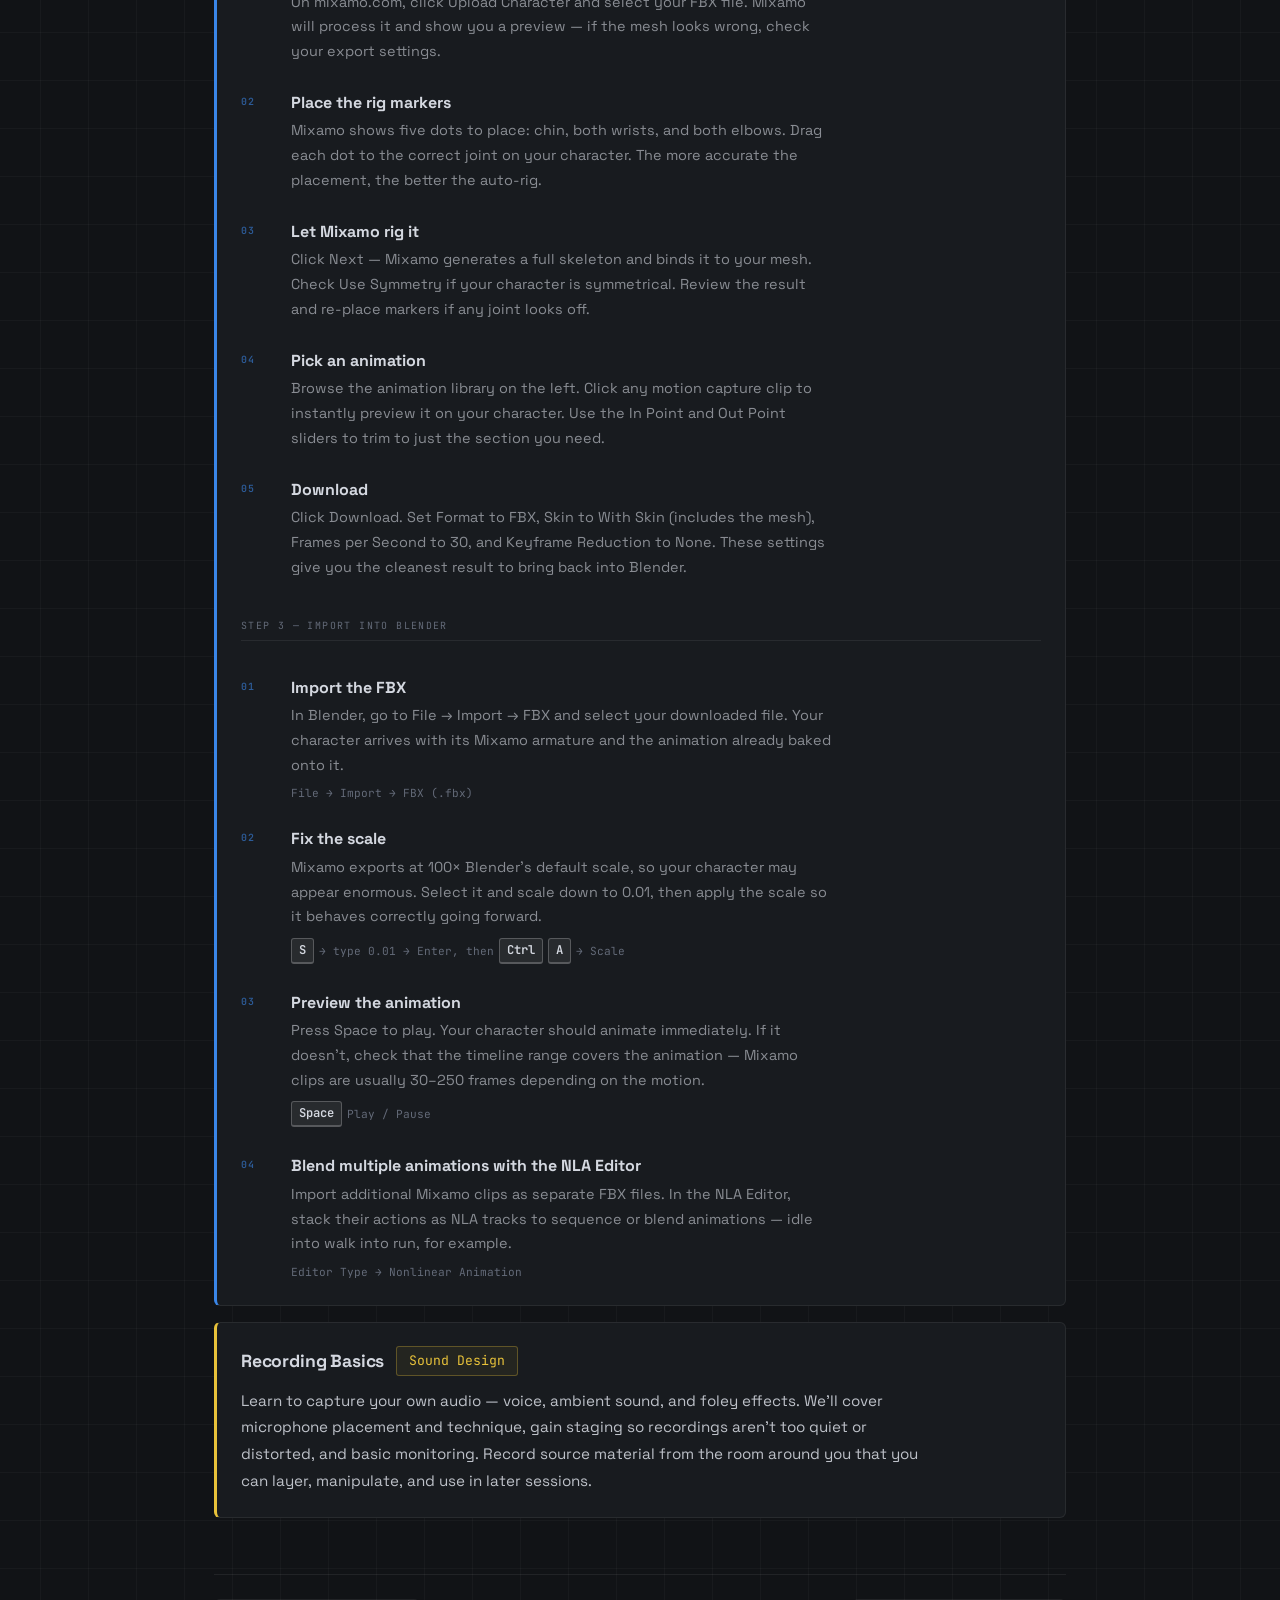
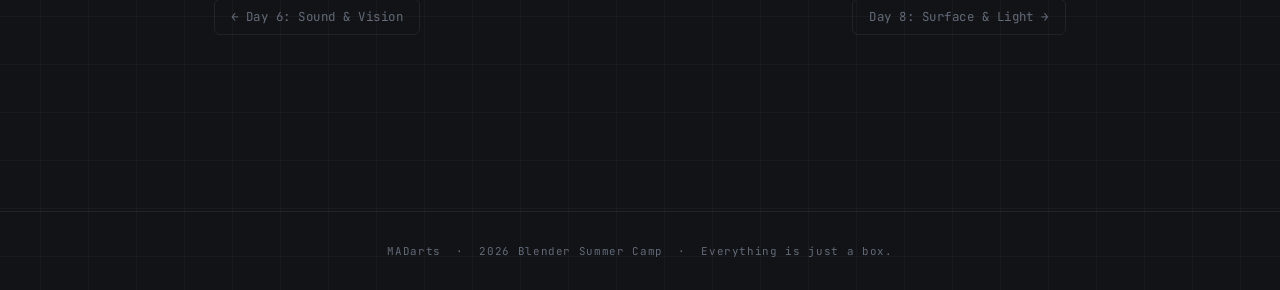
<file: day7.html>
<!DOCTYPE html>
<html lang="en">
<head>
  <meta charset="UTF-8" />
  <meta name="viewport" content="width=device-width, initial-scale=1.0" />
  <title>Day 7 — Character in Motion · MAD Blender Camp 2026</title>
  <link rel="preconnect" href="https://fonts.googleapis.com">
  <link rel="preconnect" href="https://fonts.gstatic.com" crossorigin>
  <link rel="stylesheet" href="https://fonts.googleapis.com/css2?family=Space+Grotesk:wght@400;600;700&family=JetBrains+Mono:wght@400;600&display=swap">
  <link rel="stylesheet" href="style.css">
</head>
<body>

<nav>
  <a href="index.html" class="nav-brand">MAD Blender Camp</a>
  <a href="index.html#week2">← Schedule</a>
  <a href="day6.html">← Day 6</a>
  <a href="day8.html">Day 8 →</a>
</nav>

<header class="day-header">
  <span class="day-num" aria-hidden="true">07</span>
  <p class="hud-label">Week 2 · Tuesday, July 14, 2026</p>
  <h1>Character in Motion</h1>
</header>

<main>
  <a href="index.html" class="back-btn">← Back to Home</a>
  <div class="session-list">

    <article class="session-detail drawing">
      <div class="session-detail-top">
        <h2 class="session-detail-title">Drawing Exercises</h2>
        <span class="session drawing">Drawing / 2D</span>
      </div>
      <p class="session-detail-desc">
        Daily warm-up sketching. Today's focus: character gesture and posture. Draw figures communicating emotion through body language alone — no faces, just poses. Loose and fast. A slumped shoulder says something. So does a raised fist.
      </p>
    </article>

    <article class="session-detail animation">
      <div class="session-detail-top">
        <h2 class="session-detail-title">Working with Mixamo for Character Animation</h2>
        <span class="session animation">Animation</span>
      </div>
      <p class="session-detail-desc">
        Mixamo is a free tool from Adobe that auto-rigs 3D characters and applies motion capture animation in minutes. Upload a character mesh, choose from hundreds of pre-built animations — walk cycles, dances, combat moves — and bring it back into Blender ready to render. Full character animation without building a rig from scratch.
      </p>

      <div class="session-links">
        <a class="session-link" href="https://www.mixamo.com/#/" target="_blank" rel="noopener noreferrer">
          <span class="session-link-name">Mixamo</span>
          <span class="session-link-url">mixamo.com</span>
          <span class="session-link-desc">Free character auto-rigging and motion capture library from Adobe. Sign in with a free Adobe account.</span>
        </a>
      </div>

      <!-- ── Export from Blender ── -->
      <div class="prim-section-header">Step 1 — Export from Blender</div>
      <div class="build-steps-list">
        <div class="build-step-row">
          <div class="step-numeral az">01</div>
          <div class="step-content-col">
            <div class="step-title-new">Pose your character in a T-pose</div>
            <div class="step-desc-new">Mixamo's auto-rigger works best from a T-pose — arms out to the sides, body straight, feet together. If your character is already posed differently, straighten it out before exporting.</div>
          </div>
        </div>
        <div class="build-step-row">
          <div class="step-numeral az">02</div>
          <div class="step-content-col">
            <div class="step-title-new">Select the mesh only</div>
            <div class="step-desc-new">Click to select only your character mesh. Leave out cameras, lights, and any existing armature. Mixamo will create its own rig — you don't need to send one.</div>
            <div class="step-keys-row"><kbd>Left Click</kbd> <span class="step-note">to select mesh</span></div>
          </div>
        </div>
        <div class="build-step-row">
          <div class="step-numeral az">03</div>
          <div class="step-content-col">
            <div class="step-title-new">Export as FBX</div>
            <div class="step-desc-new">Go to File → Export → FBX. In the export options, check Selected Objects Only. Set Forward to -Z Forward and Up to Y Up. These match Blender's coordinate system to what Mixamo expects.</div>
            <div class="step-keys-row"><span class="step-note">File → Export → FBX (.fbx)</span></div>
          </div>
        </div>
        <div class="build-step-row">
          <div class="step-numeral az">04</div>
          <div class="step-content-col">
            <div class="step-title-new">Apply transforms before exporting</div>
            <div class="step-desc-new">In the FBX export panel, enable Apply Transform. This bakes your object's position and scale into the mesh so it arrives in Mixamo at the right size and orientation.</div>
            <div class="step-keys-row"><span class="step-note">FBX Export → Apply Transform ✓</span></div>
          </div>
        </div>
      </div>

      <!-- ── Auto-Rig on Mixamo ── -->
      <div class="prim-section-header">Step 2 — Auto-Rig on Mixamo</div>
      <div class="build-steps-list">
        <div class="build-step-row">
          <div class="step-numeral az">01</div>
          <div class="step-content-col">
            <div class="step-title-new">Upload your character</div>
            <div class="step-desc-new">On mixamo.com, click Upload Character and select your FBX file. Mixamo will process it and show you a preview — if the mesh looks wrong, check your export settings.</div>
          </div>
        </div>
        <div class="build-step-row">
          <div class="step-numeral az">02</div>
          <div class="step-content-col">
            <div class="step-title-new">Place the rig markers</div>
            <div class="step-desc-new">Mixamo shows five dots to place: chin, both wrists, and both elbows. Drag each dot to the correct joint on your character. The more accurate the placement, the better the auto-rig.</div>
          </div>
        </div>
        <div class="build-step-row">
          <div class="step-numeral az">03</div>
          <div class="step-content-col">
            <div class="step-title-new">Let Mixamo rig it</div>
            <div class="step-desc-new">Click Next — Mixamo generates a full skeleton and binds it to your mesh. Check Use Symmetry if your character is symmetrical. Review the result and re-place markers if any joint looks off.</div>
          </div>
        </div>
        <div class="build-step-row">
          <div class="step-numeral az">04</div>
          <div class="step-content-col">
            <div class="step-title-new">Pick an animation</div>
            <div class="step-desc-new">Browse the animation library on the left. Click any motion capture clip to instantly preview it on your character. Use the In Point and Out Point sliders to trim to just the section you need.</div>
          </div>
        </div>
        <div class="build-step-row">
          <div class="step-numeral az">05</div>
          <div class="step-content-col">
            <div class="step-title-new">Download</div>
            <div class="step-desc-new">Click Download. Set Format to FBX, Skin to With Skin (includes the mesh), Frames per Second to 30, and Keyframe Reduction to None. These settings give you the cleanest result to bring back into Blender.</div>
          </div>
        </div>
      </div>

      <!-- ── Import into Blender ── -->
      <div class="prim-section-header">Step 3 — Import into Blender</div>
      <div class="build-steps-list">
        <div class="build-step-row">
          <div class="step-numeral az">01</div>
          <div class="step-content-col">
            <div class="step-title-new">Import the FBX</div>
            <div class="step-desc-new">In Blender, go to File → Import → FBX and select your downloaded file. Your character arrives with its Mixamo armature and the animation already baked onto it.</div>
            <div class="step-keys-row"><span class="step-note">File → Import → FBX (.fbx)</span></div>
          </div>
        </div>
        <div class="build-step-row">
          <div class="step-numeral az">02</div>
          <div class="step-content-col">
            <div class="step-title-new">Fix the scale</div>
            <div class="step-desc-new">Mixamo exports at 100× Blender's default scale, so your character may appear enormous. Select it and scale down to 0.01, then apply the scale so it behaves correctly going forward.</div>
            <div class="step-keys-row"><kbd>S</kbd> <span class="step-note">→ type 0.01 → Enter, then</span> <kbd>Ctrl</kbd> <kbd>A</kbd> <span class="step-note">→ Scale</span></div>
          </div>
        </div>
        <div class="build-step-row">
          <div class="step-numeral az">03</div>
          <div class="step-content-col">
            <div class="step-title-new">Preview the animation</div>
            <div class="step-desc-new">Press Space to play. Your character should animate immediately. If it doesn't, check that the timeline range covers the animation — Mixamo clips are usually 30–250 frames depending on the motion.</div>
            <div class="step-keys-row"><kbd>Space</kbd> <span class="step-note">Play / Pause</span></div>
          </div>
        </div>
        <div class="build-step-row">
          <div class="step-numeral az">04</div>
          <div class="step-content-col">
            <div class="step-title-new">Blend multiple animations with the NLA Editor</div>
            <div class="step-desc-new">Import additional Mixamo clips as separate FBX files. In the NLA Editor, stack their actions as NLA tracks to sequence or blend animations — idle into walk into run, for example.</div>
            <div class="step-keys-row"><span class="step-note">Editor Type → Nonlinear Animation</span></div>
          </div>
        </div>
      </div>
    </article>

    <article class="session-detail sound">
      <div class="session-detail-top">
        <h2 class="session-detail-title">Recording Basics</h2>
        <span class="session sound">Sound Design</span>
      </div>
      <p class="session-detail-desc">
        Learn to capture your own audio — voice, ambient sound, and foley effects. We'll cover microphone placement and technique, gain staging so recordings aren't too quiet or distorted, and basic monitoring. Record source material from the room around you that you can layer, manipulate, and use in later sessions.
      </p>
    </article>

  </div>

  <div class="day-pagination" aria-label="Day navigation">
    <a href="day6.html">← Day 6: Sound &amp; Vision</a>
    <a href="day8.html">Day 8: Surface &amp; Light →</a>
  </div>
</main>

<footer>
  MADarts &nbsp;·&nbsp; 2026 Blender Summer Camp &nbsp;·&nbsp; Everything is just a box.
</footer>

</body>
</html>
</file>
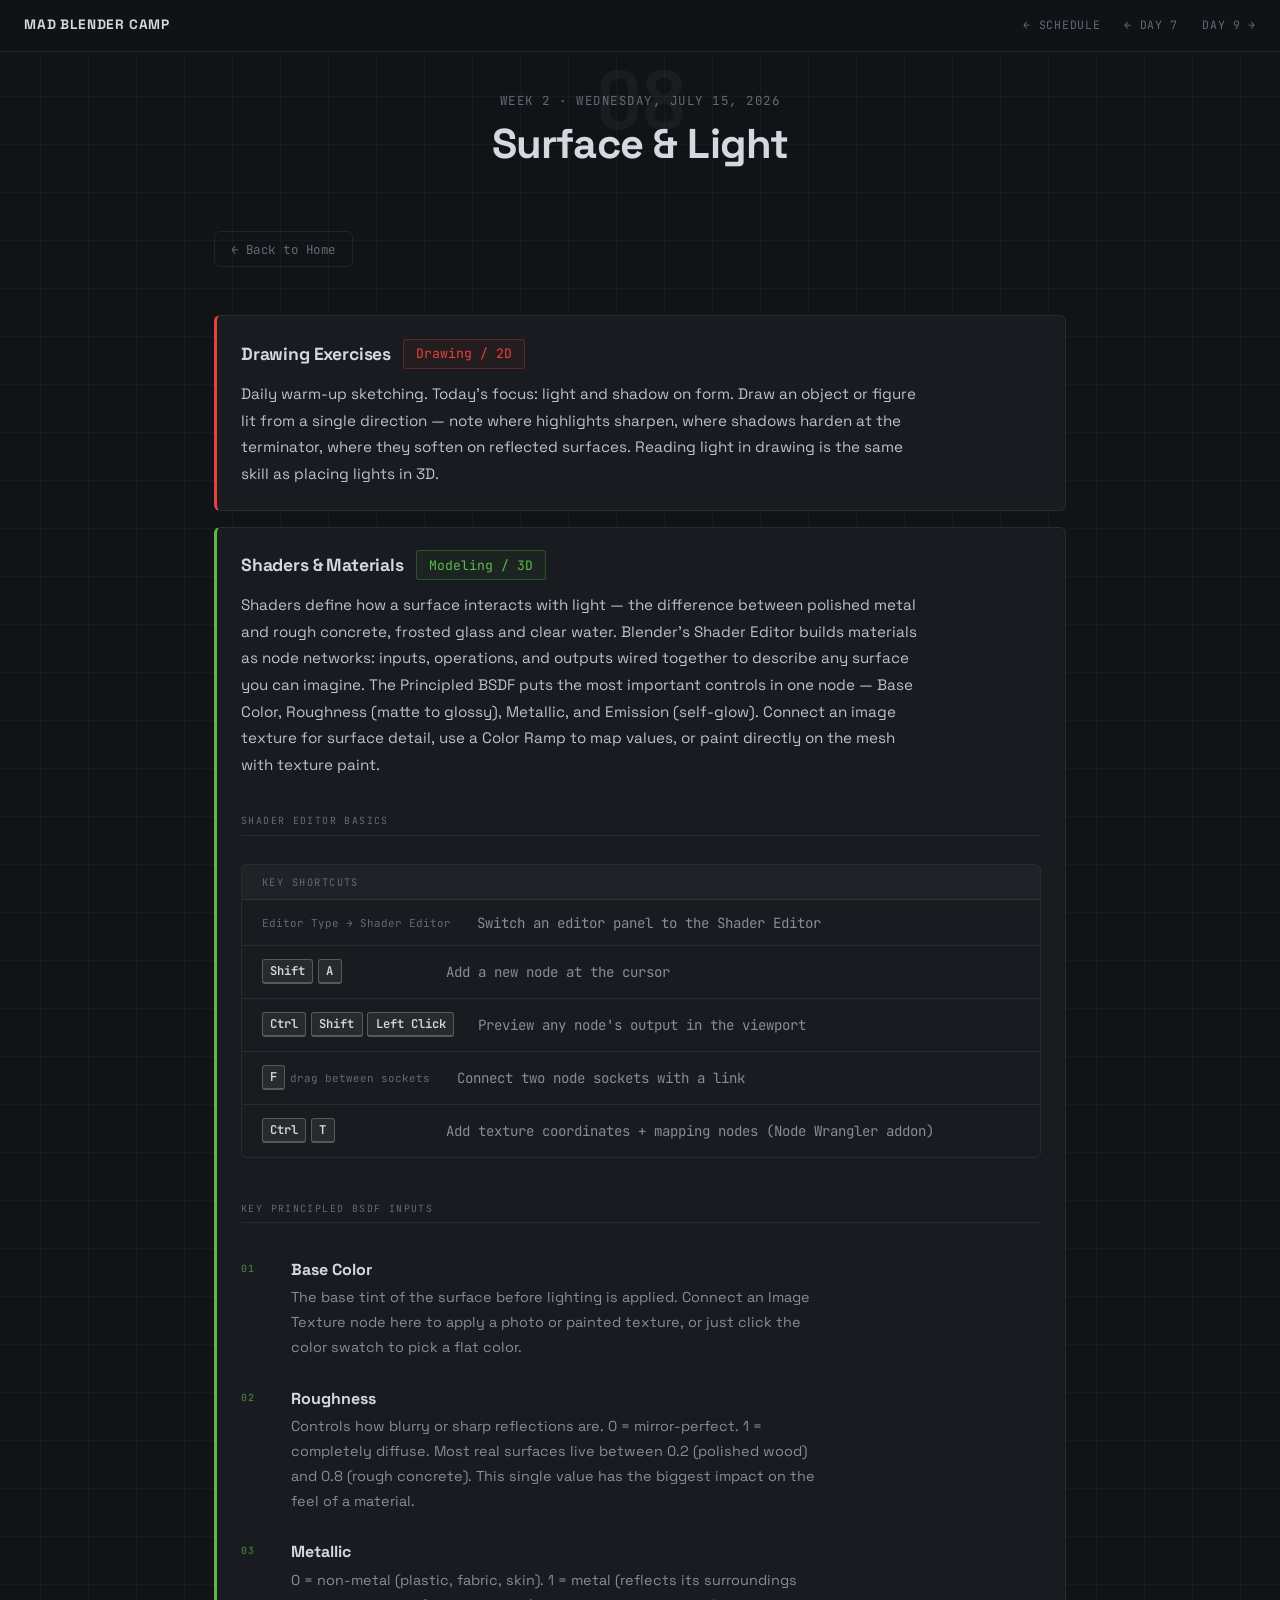
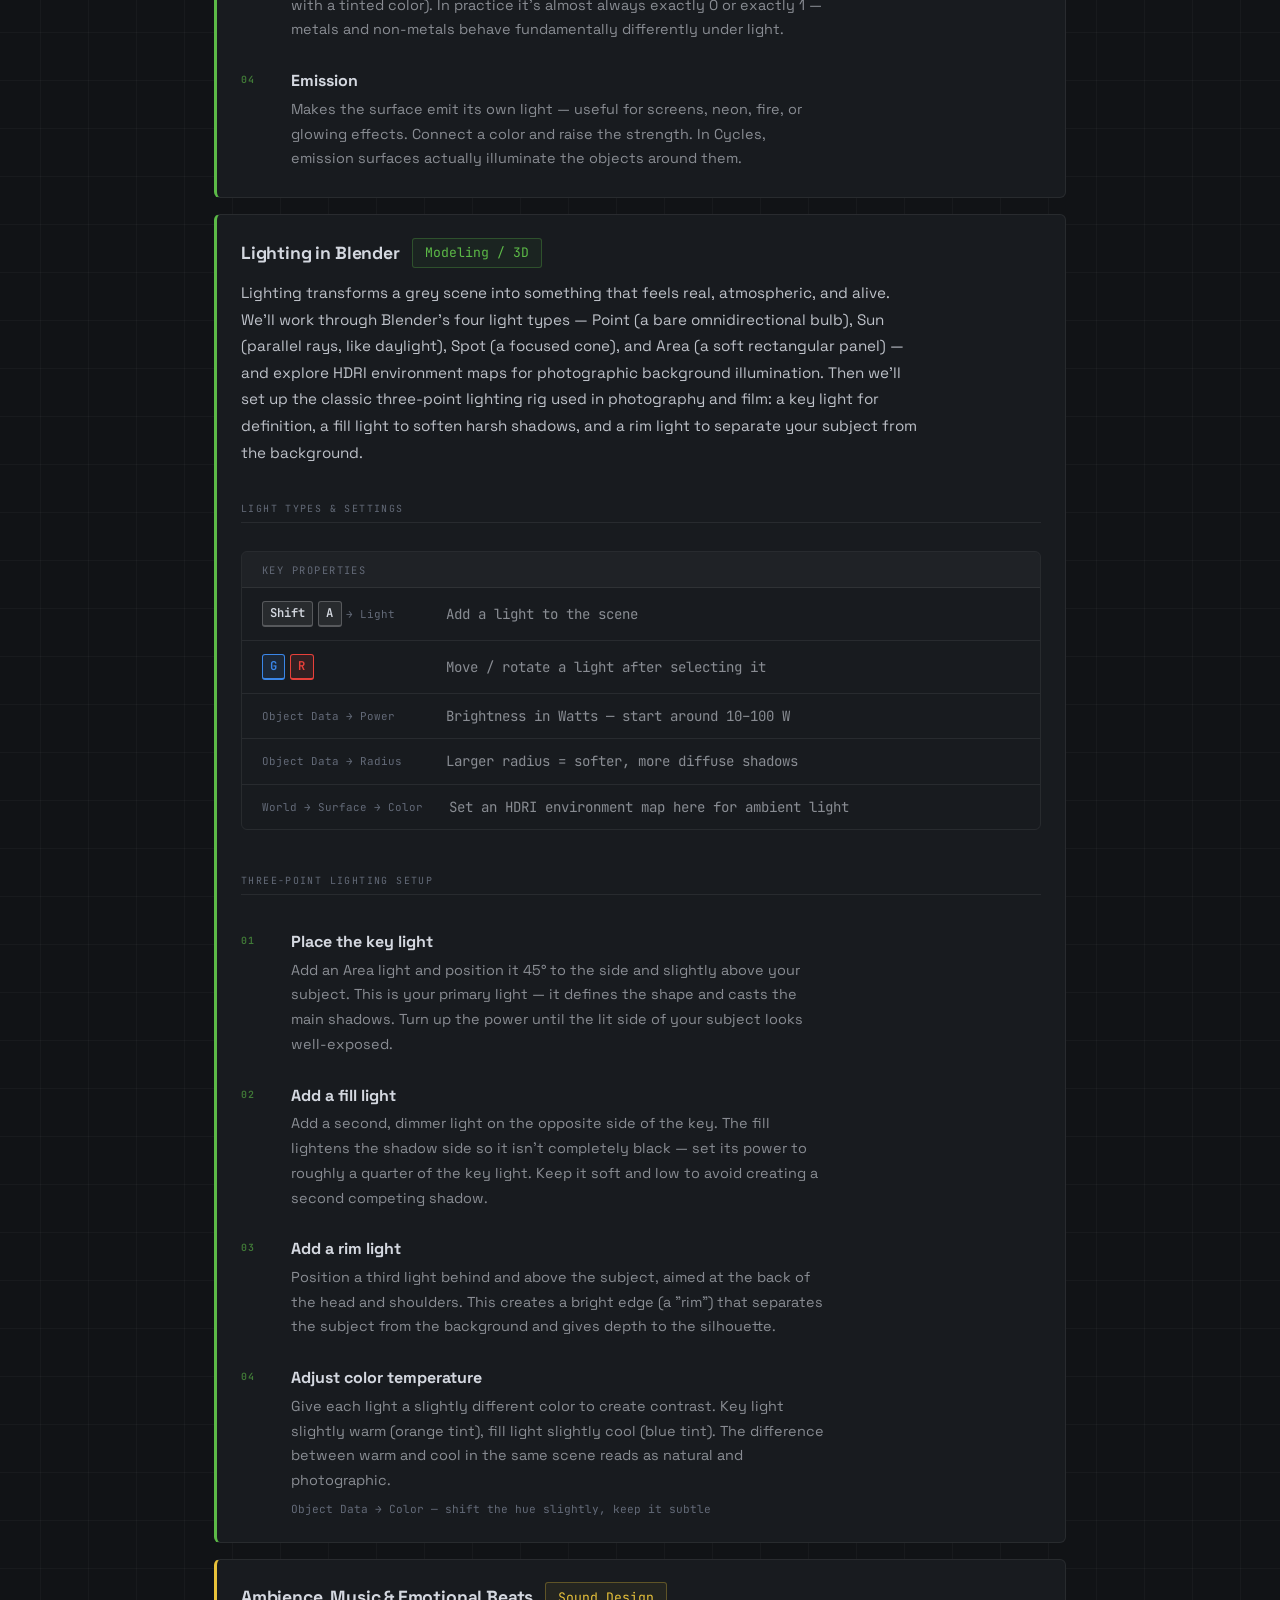
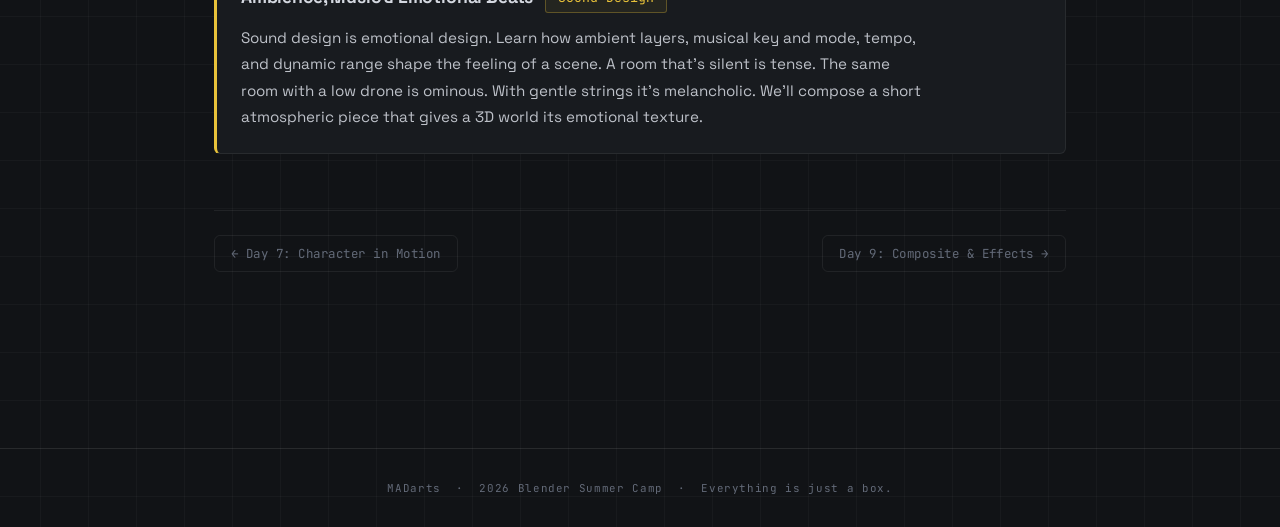
<file: day8.html>
<!DOCTYPE html>
<html lang="en">
<head>
  <meta charset="UTF-8" />
  <meta name="viewport" content="width=device-width, initial-scale=1.0" />
  <title>Day 8 — Surface &amp; Light · MAD Blender Camp 2026</title>
  <link rel="preconnect" href="https://fonts.googleapis.com">
  <link rel="preconnect" href="https://fonts.gstatic.com" crossorigin>
  <link rel="stylesheet" href="https://fonts.googleapis.com/css2?family=Space+Grotesk:wght@400;600;700&family=JetBrains+Mono:wght@400;600&display=swap">
  <link rel="stylesheet" href="style.css">
</head>
<body>

<nav>
  <a href="index.html" class="nav-brand">MAD Blender Camp</a>
  <a href="index.html#week2">← Schedule</a>
  <a href="day7.html">← Day 7</a>
  <a href="day9.html">Day 9 →</a>
</nav>

<header class="day-header">
  <span class="day-num" aria-hidden="true">08</span>
  <p class="hud-label">Week 2 · Wednesday, July 15, 2026</p>
  <h1>Surface &amp; Light</h1>
</header>

<main>
  <a href="index.html" class="back-btn">← Back to Home</a>
  <div class="session-list">

    <article class="session-detail drawing">
      <div class="session-detail-top">
        <h2 class="session-detail-title">Drawing Exercises</h2>
        <span class="session drawing">Drawing / 2D</span>
      </div>
      <p class="session-detail-desc">
        Daily warm-up sketching. Today's focus: light and shadow on form. Draw an object or figure lit from a single direction — note where highlights sharpen, where shadows harden at the terminator, where they soften on reflected surfaces. Reading light in drawing is the same skill as placing lights in 3D.
      </p>
    </article>

    <article class="session-detail modeling">
      <div class="session-detail-top">
        <h2 class="session-detail-title">Shaders &amp; Materials</h2>
        <span class="session modeling">Modeling / 3D</span>
      </div>
      <p class="session-detail-desc">
        Shaders define how a surface interacts with light — the difference between polished metal and rough concrete, frosted glass and clear water. Blender's Shader Editor builds materials as node networks: inputs, operations, and outputs wired together to describe any surface you can imagine. The Principled BSDF puts the most important controls in one node — Base Color, Roughness (matte to glossy), Metallic, and Emission (self-glow). Connect an image texture for surface detail, use a Color Ramp to map values, or paint directly on the mesh with texture paint.
      </p>

      <!-- ── Shader Editor Basics ── -->
      <div class="prim-section-header">Shader Editor Basics</div>
      <div class="shortcut-tables">
        <div class="shortcut-table">
          <div class="shortcut-table-header">Key Shortcuts</div>
          <div class="shortcut-row">
            <div class="shortcut-keys"><span class="key-hint">Editor Type → Shader Editor</span></div>
            <div class="shortcut-desc">Switch an editor panel to the Shader Editor</div>
          </div>
          <div class="shortcut-row">
            <div class="shortcut-keys"><kbd>Shift</kbd> <kbd>A</kbd></div>
            <div class="shortcut-desc">Add a new node at the cursor</div>
          </div>
          <div class="shortcut-row">
            <div class="shortcut-keys"><kbd>Ctrl</kbd> <kbd>Shift</kbd> <kbd>Left Click</kbd></div>
            <div class="shortcut-desc">Preview any node's output in the viewport</div>
          </div>
          <div class="shortcut-row">
            <div class="shortcut-keys"><kbd>F</kbd> <span class="key-hint">drag between sockets</span></div>
            <div class="shortcut-desc">Connect two node sockets with a link</div>
          </div>
          <div class="shortcut-row">
            <div class="shortcut-keys"><kbd>Ctrl</kbd> <kbd>T</kbd></div>
            <div class="shortcut-desc">Add texture coordinates + mapping nodes (Node Wrangler addon)</div>
          </div>
        </div>
      </div>

      <!-- ── Principled BSDF ── -->
      <div class="prim-section-header">Key Principled BSDF Inputs</div>
      <div class="build-steps-list">
        <div class="build-step-row">
          <div class="step-numeral">01</div>
          <div class="step-content-col">
            <div class="step-title-new">Base Color</div>
            <div class="step-desc-new">The base tint of the surface before lighting is applied. Connect an Image Texture node here to apply a photo or painted texture, or just click the color swatch to pick a flat color.</div>
          </div>
        </div>
        <div class="build-step-row">
          <div class="step-numeral">02</div>
          <div class="step-content-col">
            <div class="step-title-new">Roughness</div>
            <div class="step-desc-new">Controls how blurry or sharp reflections are. 0 = mirror-perfect. 1 = completely diffuse. Most real surfaces live between 0.2 (polished wood) and 0.8 (rough concrete). This single value has the biggest impact on the feel of a material.</div>
          </div>
        </div>
        <div class="build-step-row">
          <div class="step-numeral">03</div>
          <div class="step-content-col">
            <div class="step-title-new">Metallic</div>
            <div class="step-desc-new">0 = non-metal (plastic, fabric, skin). 1 = metal (reflects its surroundings with a tinted color). In practice it's almost always exactly 0 or exactly 1 — metals and non-metals behave fundamentally differently under light.</div>
          </div>
        </div>
        <div class="build-step-row">
          <div class="step-numeral">04</div>
          <div class="step-content-col">
            <div class="step-title-new">Emission</div>
            <div class="step-desc-new">Makes the surface emit its own light — useful for screens, neon, fire, or glowing effects. Connect a color and raise the strength. In Cycles, emission surfaces actually illuminate the objects around them.</div>
          </div>
        </div>
      </div>
    </article>

    <article class="session-detail modeling">
      <div class="session-detail-top">
        <h2 class="session-detail-title">Lighting in Blender</h2>
        <span class="session modeling">Modeling / 3D</span>
      </div>
      <p class="session-detail-desc">
        Lighting transforms a grey scene into something that feels real, atmospheric, and alive. We'll work through Blender's four light types — Point (a bare omnidirectional bulb), Sun (parallel rays, like daylight), Spot (a focused cone), and Area (a soft rectangular panel) — and explore HDRI environment maps for photographic background illumination. Then we'll set up the classic three-point lighting rig used in photography and film: a key light for definition, a fill light to soften harsh shadows, and a rim light to separate your subject from the background.
      </p>

      <!-- ── Light Types ── -->
      <div class="prim-section-header">Light Types &amp; Settings</div>
      <div class="shortcut-tables">
        <div class="shortcut-table">
          <div class="shortcut-table-header">Key Properties</div>
          <div class="shortcut-row">
            <div class="shortcut-keys"><kbd>Shift</kbd> <kbd>A</kbd> <span class="key-hint">→ Light</span></div>
            <div class="shortcut-desc">Add a light to the scene</div>
          </div>
          <div class="shortcut-row">
            <div class="shortcut-keys"><kbd class="az">G</kbd> <kbd class="ax">R</kbd></div>
            <div class="shortcut-desc">Move / rotate a light after selecting it</div>
          </div>
          <div class="shortcut-row">
            <div class="shortcut-keys"><span class="key-hint">Object Data → Power</span></div>
            <div class="shortcut-desc">Brightness in Watts — start around 10–100 W</div>
          </div>
          <div class="shortcut-row">
            <div class="shortcut-keys"><span class="key-hint">Object Data → Radius</span></div>
            <div class="shortcut-desc">Larger radius = softer, more diffuse shadows</div>
          </div>
          <div class="shortcut-row">
            <div class="shortcut-keys"><span class="key-hint">World → Surface → Color</span></div>
            <div class="shortcut-desc">Set an HDRI environment map here for ambient light</div>
          </div>
        </div>
      </div>

      <!-- ── Three-Point Lighting ── -->
      <div class="prim-section-header">Three-Point Lighting Setup</div>
      <div class="build-steps-list">
        <div class="build-step-row">
          <div class="step-numeral">01</div>
          <div class="step-content-col">
            <div class="step-title-new">Place the key light</div>
            <div class="step-desc-new">Add an Area light and position it 45° to the side and slightly above your subject. This is your primary light — it defines the shape and casts the main shadows. Turn up the power until the lit side of your subject looks well-exposed.</div>
          </div>
        </div>
        <div class="build-step-row">
          <div class="step-numeral">02</div>
          <div class="step-content-col">
            <div class="step-title-new">Add a fill light</div>
            <div class="step-desc-new">Add a second, dimmer light on the opposite side of the key. The fill lightens the shadow side so it isn't completely black — set its power to roughly a quarter of the key light. Keep it soft and low to avoid creating a second competing shadow.</div>
          </div>
        </div>
        <div class="build-step-row">
          <div class="step-numeral">03</div>
          <div class="step-content-col">
            <div class="step-title-new">Add a rim light</div>
            <div class="step-desc-new">Position a third light behind and above the subject, aimed at the back of the head and shoulders. This creates a bright edge (a "rim") that separates the subject from the background and gives depth to the silhouette.</div>
          </div>
        </div>
        <div class="build-step-row">
          <div class="step-numeral">04</div>
          <div class="step-content-col">
            <div class="step-title-new">Adjust color temperature</div>
            <div class="step-desc-new">Give each light a slightly different color to create contrast. Key light slightly warm (orange tint), fill light slightly cool (blue tint). The difference between warm and cool in the same scene reads as natural and photographic.</div>
            <div class="step-keys-row"><span class="step-note">Object Data → Color — shift the hue slightly, keep it subtle</span></div>
          </div>
        </div>
      </div>
    </article>

    <article class="session-detail sound">
      <div class="session-detail-top">
        <h2 class="session-detail-title">Ambience, Music &amp; Emotional Beats</h2>
        <span class="session sound">Sound Design</span>
      </div>
      <p class="session-detail-desc">
        Sound design is emotional design. Learn how ambient layers, musical key and mode, tempo, and dynamic range shape the feeling of a scene. A room that's silent is tense. The same room with a low drone is ominous. With gentle strings it's melancholic. We'll compose a short atmospheric piece that gives a 3D world its emotional texture.
      </p>
    </article>

  </div>

  <div class="day-pagination" aria-label="Day navigation">
    <a href="day7.html">← Day 7: Character in Motion</a>
    <a href="day9.html">Day 9: Composite &amp; Effects →</a>
  </div>
</main>

<footer>
  MADarts &nbsp;·&nbsp; 2026 Blender Summer Camp &nbsp;·&nbsp; Everything is just a box.
</footer>

</body>
</html>
</file>
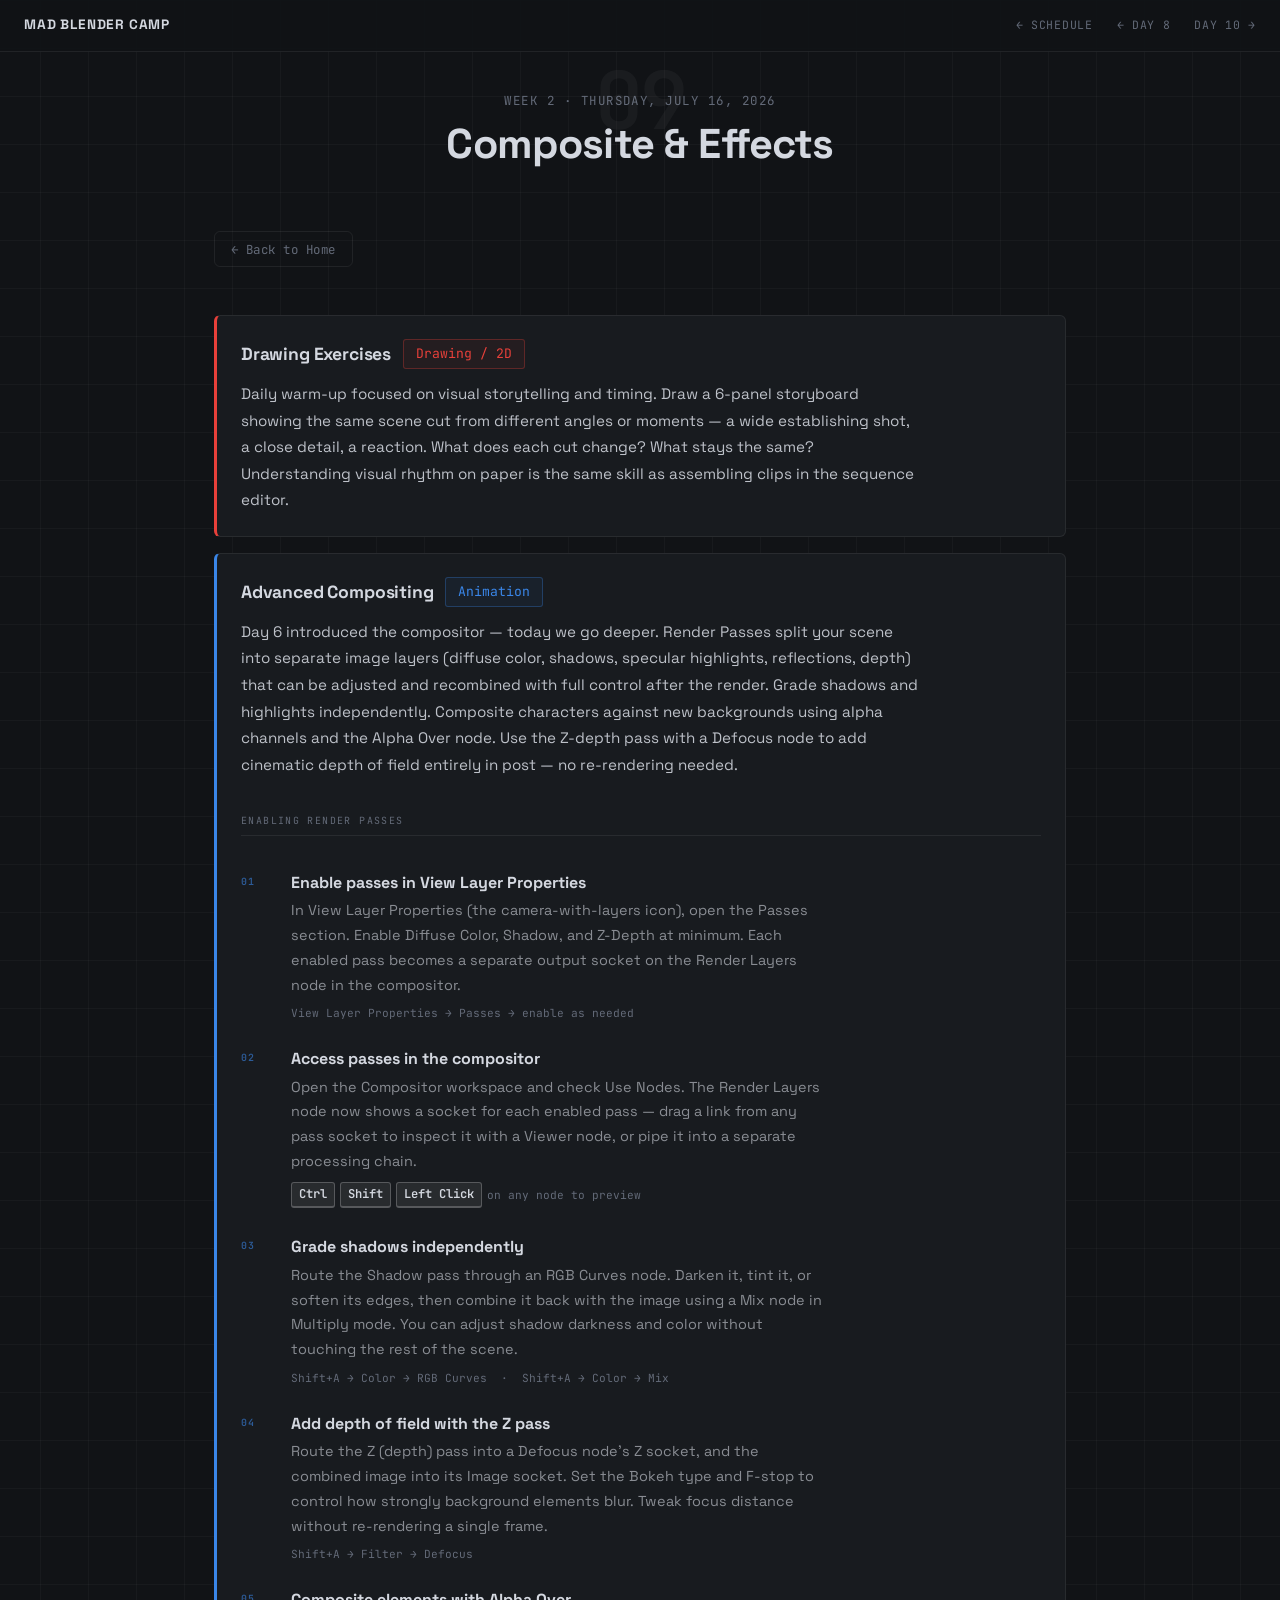
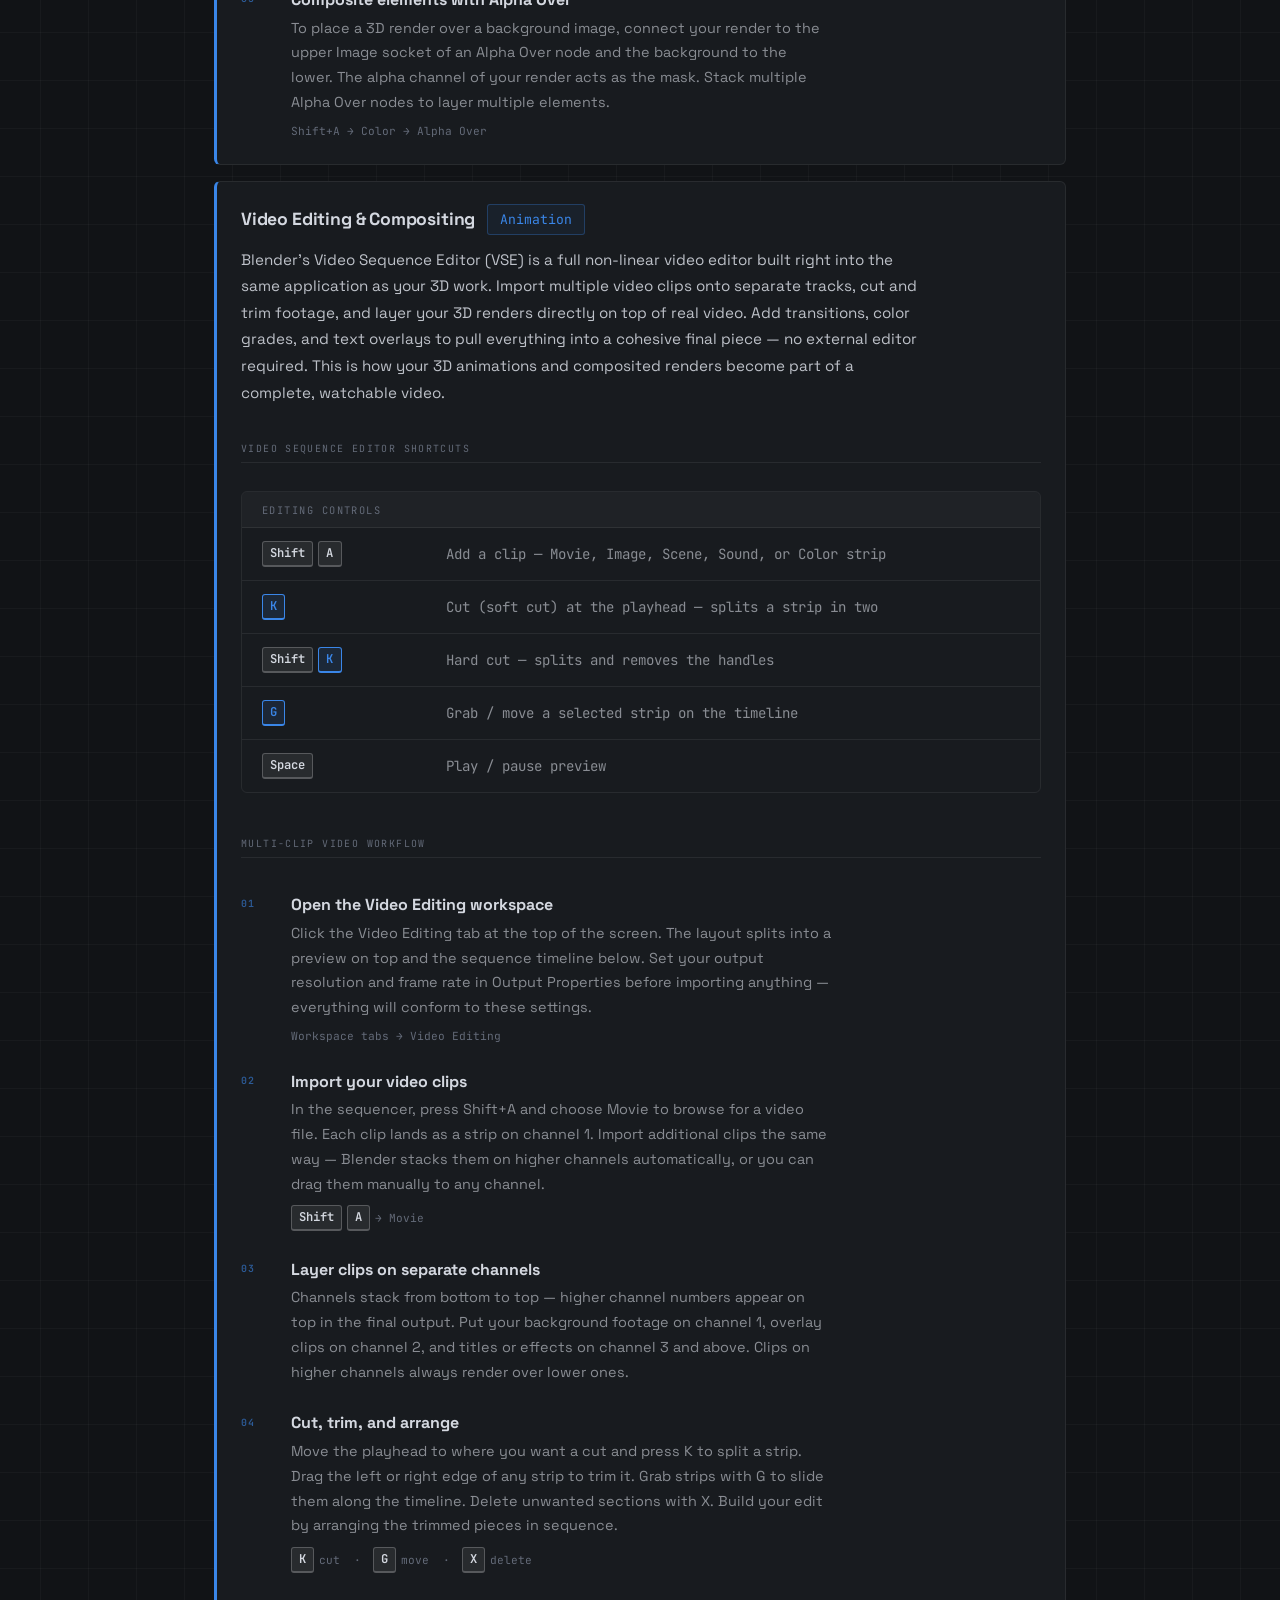
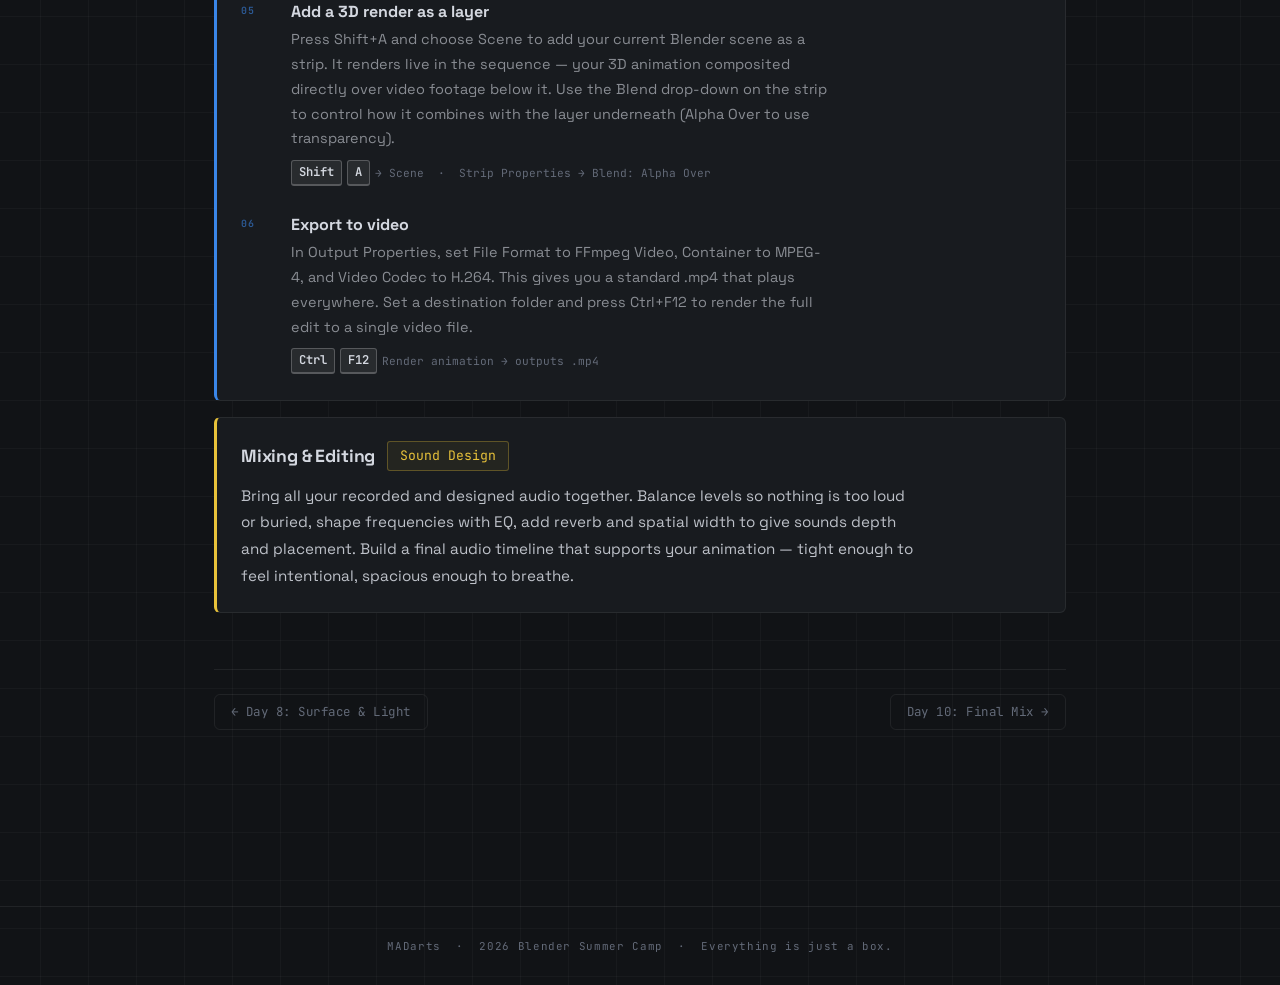
<file: day9.html>
<!DOCTYPE html>
<html lang="en">
<head>
  <meta charset="UTF-8" />
  <meta name="viewport" content="width=device-width, initial-scale=1.0" />
  <title>Day 9 — Composite &amp; Effects · MAD Blender Camp 2026</title>
  <link rel="preconnect" href="https://fonts.googleapis.com">
  <link rel="preconnect" href="https://fonts.gstatic.com" crossorigin>
  <link rel="stylesheet" href="https://fonts.googleapis.com/css2?family=Space+Grotesk:wght@400;600;700&family=JetBrains+Mono:wght@400;600&display=swap">
  <link rel="stylesheet" href="style.css">
</head>
<body>

<nav>
  <a href="index.html" class="nav-brand">MAD Blender Camp</a>
  <a href="index.html#week2">← Schedule</a>
  <a href="day8.html">← Day 8</a>
  <a href="day10.html">Day 10 →</a>
</nav>

<header class="day-header">
  <span class="day-num" aria-hidden="true">09</span>
  <p class="hud-label">Week 2 · Thursday, July 16, 2026</p>
  <h1>Composite &amp; Effects</h1>
</header>

<main>
  <a href="index.html" class="back-btn">← Back to Home</a>
  <div class="session-list">

    <article class="session-detail drawing">
      <div class="session-detail-top">
        <h2 class="session-detail-title">Drawing Exercises</h2>
        <span class="session drawing">Drawing / 2D</span>
      </div>
      <p class="session-detail-desc">
        Daily warm-up focused on visual storytelling and timing. Draw a 6-panel storyboard showing the same scene cut from different angles or moments — a wide establishing shot, a close detail, a reaction. What does each cut change? What stays the same? Understanding visual rhythm on paper is the same skill as assembling clips in the sequence editor.
      </p>
    </article>

    <article class="session-detail animation">
      <div class="session-detail-top">
        <h2 class="session-detail-title">Advanced Compositing</h2>
        <span class="session animation">Animation</span>
      </div>
      <p class="session-detail-desc">
        Day 6 introduced the compositor — today we go deeper. Render Passes split your scene into separate image layers (diffuse color, shadows, specular highlights, reflections, depth) that can be adjusted and recombined with full control after the render. Grade shadows and highlights independently. Composite characters against new backgrounds using alpha channels and the Alpha Over node. Use the Z-depth pass with a Defocus node to add cinematic depth of field entirely in post — no re-rendering needed.
      </p>

      <!-- ── Render Passes ── -->
      <div class="prim-section-header">Enabling Render Passes</div>
      <div class="build-steps-list">
        <div class="build-step-row">
          <div class="step-numeral az">01</div>
          <div class="step-content-col">
            <div class="step-title-new">Enable passes in View Layer Properties</div>
            <div class="step-desc-new">In View Layer Properties (the camera-with-layers icon), open the Passes section. Enable Diffuse Color, Shadow, and Z-Depth at minimum. Each enabled pass becomes a separate output socket on the Render Layers node in the compositor.</div>
            <div class="step-keys-row"><span class="step-note">View Layer Properties → Passes → enable as needed</span></div>
          </div>
        </div>
        <div class="build-step-row">
          <div class="step-numeral az">02</div>
          <div class="step-content-col">
            <div class="step-title-new">Access passes in the compositor</div>
            <div class="step-desc-new">Open the Compositor workspace and check Use Nodes. The Render Layers node now shows a socket for each enabled pass — drag a link from any pass socket to inspect it with a Viewer node, or pipe it into a separate processing chain.</div>
            <div class="step-keys-row"><kbd>Ctrl</kbd> <kbd>Shift</kbd> <kbd>Left Click</kbd> <span class="step-note">on any node to preview</span></div>
          </div>
        </div>
        <div class="build-step-row">
          <div class="step-numeral az">03</div>
          <div class="step-content-col">
            <div class="step-title-new">Grade shadows independently</div>
            <div class="step-desc-new">Route the Shadow pass through an RGB Curves node. Darken it, tint it, or soften its edges, then combine it back with the image using a Mix node in Multiply mode. You can adjust shadow darkness and color without touching the rest of the scene.</div>
            <div class="step-keys-row"><span class="step-note">Shift+A → Color → RGB Curves &nbsp;·&nbsp; Shift+A → Color → Mix</span></div>
          </div>
        </div>
        <div class="build-step-row">
          <div class="step-numeral az">04</div>
          <div class="step-content-col">
            <div class="step-title-new">Add depth of field with the Z pass</div>
            <div class="step-desc-new">Route the Z (depth) pass into a Defocus node's Z socket, and the combined image into its Image socket. Set the Bokeh type and F-stop to control how strongly background elements blur. Tweak focus distance without re-rendering a single frame.</div>
            <div class="step-keys-row"><span class="step-note">Shift+A → Filter → Defocus</span></div>
          </div>
        </div>
        <div class="build-step-row">
          <div class="step-numeral az">05</div>
          <div class="step-content-col">
            <div class="step-title-new">Composite elements with Alpha Over</div>
            <div class="step-desc-new">To place a 3D render over a background image, connect your render to the upper Image socket of an Alpha Over node and the background to the lower. The alpha channel of your render acts as the mask. Stack multiple Alpha Over nodes to layer multiple elements.</div>
            <div class="step-keys-row"><span class="step-note">Shift+A → Color → Alpha Over</span></div>
          </div>
        </div>
      </div>
    </article>

    <article class="session-detail animation">
      <div class="session-detail-top">
        <h2 class="session-detail-title">Video Editing &amp; Compositing</h2>
        <span class="session animation">Animation</span>
      </div>
      <p class="session-detail-desc">
        Blender's Video Sequence Editor (VSE) is a full non-linear video editor built right into the same application as your 3D work. Import multiple video clips onto separate tracks, cut and trim footage, and layer your 3D renders directly on top of real video. Add transitions, color grades, and text overlays to pull everything into a cohesive final piece — no external editor required. This is how your 3D animations and composited renders become part of a complete, watchable video.
      </p>

      <!-- ── VSE Shortcuts ── -->
      <div class="prim-section-header">Video Sequence Editor Shortcuts</div>
      <div class="shortcut-tables">
        <div class="shortcut-table">
          <div class="shortcut-table-header">Editing Controls</div>
          <div class="shortcut-row">
            <div class="shortcut-keys"><kbd>Shift</kbd> <kbd>A</kbd></div>
            <div class="shortcut-desc">Add a clip — Movie, Image, Scene, Sound, or Color strip</div>
          </div>
          <div class="shortcut-row">
            <div class="shortcut-keys"><kbd class="az">K</kbd></div>
            <div class="shortcut-desc">Cut (soft cut) at the playhead — splits a strip in two</div>
          </div>
          <div class="shortcut-row">
            <div class="shortcut-keys"><kbd>Shift</kbd> <kbd class="az">K</kbd></div>
            <div class="shortcut-desc">Hard cut — splits and removes the handles</div>
          </div>
          <div class="shortcut-row">
            <div class="shortcut-keys"><kbd class="az">G</kbd></div>
            <div class="shortcut-desc">Grab / move a selected strip on the timeline</div>
          </div>
          <div class="shortcut-row">
            <div class="shortcut-keys"><kbd>Space</kbd></div>
            <div class="shortcut-desc">Play / pause preview</div>
          </div>
        </div>
      </div>

      <!-- ── Multi-Clip Workflow ── -->
      <div class="prim-section-header">Multi-Clip Video Workflow</div>
      <div class="build-steps-list">
        <div class="build-step-row">
          <div class="step-numeral az">01</div>
          <div class="step-content-col">
            <div class="step-title-new">Open the Video Editing workspace</div>
            <div class="step-desc-new">Click the Video Editing tab at the top of the screen. The layout splits into a preview on top and the sequence timeline below. Set your output resolution and frame rate in Output Properties before importing anything — everything will conform to these settings.</div>
            <div class="step-keys-row"><span class="step-note">Workspace tabs → Video Editing</span></div>
          </div>
        </div>
        <div class="build-step-row">
          <div class="step-numeral az">02</div>
          <div class="step-content-col">
            <div class="step-title-new">Import your video clips</div>
            <div class="step-desc-new">In the sequencer, press Shift+A and choose Movie to browse for a video file. Each clip lands as a strip on channel 1. Import additional clips the same way — Blender stacks them on higher channels automatically, or you can drag them manually to any channel.</div>
            <div class="step-keys-row"><kbd>Shift</kbd> <kbd>A</kbd> <span class="step-note">→ Movie</span></div>
          </div>
        </div>
        <div class="build-step-row">
          <div class="step-numeral az">03</div>
          <div class="step-content-col">
            <div class="step-title-new">Layer clips on separate channels</div>
            <div class="step-desc-new">Channels stack from bottom to top — higher channel numbers appear on top in the final output. Put your background footage on channel 1, overlay clips on channel 2, and titles or effects on channel 3 and above. Clips on higher channels always render over lower ones.</div>
          </div>
        </div>
        <div class="build-step-row">
          <div class="step-numeral az">04</div>
          <div class="step-content-col">
            <div class="step-title-new">Cut, trim, and arrange</div>
            <div class="step-desc-new">Move the playhead to where you want a cut and press K to split a strip. Drag the left or right edge of any strip to trim it. Grab strips with G to slide them along the timeline. Delete unwanted sections with X. Build your edit by arranging the trimmed pieces in sequence.</div>
            <div class="step-keys-row"><kbd>K</kbd> <span class="step-note">cut &nbsp;·&nbsp;</span> <kbd>G</kbd> <span class="step-note">move &nbsp;·&nbsp;</span> <kbd>X</kbd> <span class="step-note">delete</span></div>
          </div>
        </div>
        <div class="build-step-row">
          <div class="step-numeral az">05</div>
          <div class="step-content-col">
            <div class="step-title-new">Add a 3D render as a layer</div>
            <div class="step-desc-new">Press Shift+A and choose Scene to add your current Blender scene as a strip. It renders live in the sequence — your 3D animation composited directly over video footage below it. Use the Blend drop-down on the strip to control how it combines with the layer underneath (Alpha Over to use transparency).</div>
            <div class="step-keys-row"><kbd>Shift</kbd> <kbd>A</kbd> <span class="step-note">→ Scene &nbsp;·&nbsp; Strip Properties → Blend: Alpha Over</span></div>
          </div>
        </div>
        <div class="build-step-row">
          <div class="step-numeral az">06</div>
          <div class="step-content-col">
            <div class="step-title-new">Export to video</div>
            <div class="step-desc-new">In Output Properties, set File Format to FFmpeg Video, Container to MPEG-4, and Video Codec to H.264. This gives you a standard .mp4 that plays everywhere. Set a destination folder and press Ctrl+F12 to render the full edit to a single video file.</div>
            <div class="step-keys-row"><kbd>Ctrl</kbd> <kbd>F12</kbd> <span class="step-note">Render animation → outputs .mp4</span></div>
          </div>
        </div>
      </div>
    </article>

    <article class="session-detail sound">
      <div class="session-detail-top">
        <h2 class="session-detail-title">Mixing &amp; Editing</h2>
        <span class="session sound">Sound Design</span>
      </div>
      <p class="session-detail-desc">
        Bring all your recorded and designed audio together. Balance levels so nothing is too loud or buried, shape frequencies with EQ, add reverb and spatial width to give sounds depth and placement. Build a final audio timeline that supports your animation — tight enough to feel intentional, spacious enough to breathe.
      </p>
    </article>

  </div>

  <div class="day-pagination" aria-label="Day navigation">
    <a href="day8.html">← Day 8: Surface &amp; Light</a>
    <a href="day10.html">Day 10: Final Mix →</a>
  </div>
</main>

<footer>
  MADarts &nbsp;·&nbsp; 2026 Blender Summer Camp &nbsp;·&nbsp; Everything is just a box.
</footer>

</body>
</html>
</file>
<file: style.css>
/* ── Design tokens ─────────────────────────────────────────────── */
:root {
  --bg:      #111316;
  --surface: #181b1f;
  --border:  rgba(255,255,255,0.07);
  --text:    #d4d8e0;
  --muted:   #636a78;

  /* Blender axis gizmo colors */
  --x: #e8403a;   /* red    — Drawing / 2D  */
  --y: #5cba47;   /* green  — Modeling / 3D */
  --z: #3a86e8;   /* blue   — Animation     */
  --s: #e8c23a;   /* yellow — Sound Design  */

  --nav-h:  52px;
  --radius: 6px;
  --mono:    'JetBrains Mono', 'Courier New', monospace;
  --display: 'Space Grotesk', system-ui, sans-serif;
}

/* ── Page fade-in ──────────────────────────────────────────────── */
@keyframes page-fade-in {
  from { opacity: 0; transform: translateY(8px); }
  to   { opacity: 1; transform: translateY(0);   }
}

/* ── Reset ─────────────────────────────────────────────────────── */
*, *::before, *::after { box-sizing: border-box; margin: 0; padding: 0; }
html { scroll-behavior: smooth; }
body {
  font-family: var(--display);
  background: var(--bg);
  color: var(--text);
  min-height: 100vh;
  background-image:
    linear-gradient(rgba(255,255,255,0.03) 1px, transparent 1px),
    linear-gradient(90deg, rgba(255,255,255,0.03) 1px, transparent 1px);
  background-size: 48px 48px;
  background-position: center top;
  animation: page-fade-in 0.35s ease both;
}
@media (prefers-reduced-motion: reduce) {
  html { scroll-behavior: auto; }
  body { animation: none; }
}

/* ── Sticky nav ────────────────────────────────────────────────── */
nav {
  position: sticky;
  top: 0;
  z-index: 100;
  height: var(--nav-h);
  background: rgba(17,19,22,0.92);
  backdrop-filter: blur(10px);
  -webkit-backdrop-filter: blur(10px);
  border-bottom: 1px solid var(--border);
  display: flex;
  align-items: center;
  padding: 0 max(1.5rem, env(safe-area-inset-right));
  gap: 1.5rem;
  overflow-x: auto;
}
nav a {
  font-family: var(--mono);
  font-size: 0.72rem;
  letter-spacing: 0.06em;
  text-transform: uppercase;
  color: var(--muted);
  text-decoration: none;
  white-space: nowrap;
  padding: 4px 0;
  border-bottom: 2px solid transparent;
  transition: color 0.15s, border-color 0.15s;
}
nav a:hover, nav a:focus-visible { color: var(--text); outline: none; }
nav a:focus-visible { border-bottom-color: var(--z); }
nav .nav-brand {
  font-family: var(--display);
  font-weight: 700;
  font-size: 0.85rem;
  color: var(--text);
  margin-right: auto;
  white-space: nowrap;
  text-decoration: none;
}

/* ── Layout wrapper ────────────────────────────────────────────── */
main {
  max-width: 900px;
  margin: 0 auto;
  padding: 0 1.5rem 6rem;
}

/* ── HUD label ─────────────────────────────────────────────────── */
.hud-label {
  font-family: var(--mono);
  font-size: 0.78rem;
  letter-spacing: 0.12em;
  text-transform: uppercase;
  color: var(--muted);
}

/* ── INDEX: Hero / Header ──────────────────────────────────────── */
header.index-header {
  display: flex;
  flex-direction: column;
  align-items: center;
  text-align: center;
  padding: 2rem 1rem 3rem;
  gap: 1.25rem;
}
h1 {
  font-family: var(--display);
  font-size: clamp(1.8rem, 5vw, 3rem);
  font-weight: 700;
  line-height: 1.1;
  letter-spacing: -0.02em;
}
h1 span.accent-x { color: var(--x); }
h1 span.accent-y { color: var(--y); }
h1 span.accent-z { color: var(--z); }

/* ── Wireframe cube ────────────────────────────────────────────── */
.cube-wrap {
  width: 88px;
  height: 88px;
  perspective: 280px;
  margin: 0 0 2rem 0;
}
.cube {
  width: 100%;
  height: 100%;
  transform-style: preserve-3d;
  animation: spin-cube 8s linear infinite;
}
@media (prefers-reduced-motion: reduce) {
  .cube { animation: none; transform: rotateX(-20deg) rotateY(30deg); }
}
@keyframes spin-cube {
  0%   { transform: rotateX(-20deg) rotateY(0deg); }
  100% { transform: rotateX(-20deg) rotateY(360deg); }
}
.face {
  position: absolute;
  width: 100%;
  height: 100%;
  border: 3px solid;
  background: transparent;
}
.face-front  { transform: translateZ(44px);              border-color: rgba(58,134,232,0.85); }
.face-back   { transform: translateZ(-44px) rotateY(180deg); border-color: rgba(58,134,232,0.5);  }
.face-left   { transform: translateX(-44px) rotateY(-90deg); border-color: rgba(232,64,58,0.85);  }
.face-right  { transform: translateX(44px)  rotateY(90deg);  border-color: rgba(232,64,58,0.5);   }
.face-top    { transform: translateY(-44px) rotateX(90deg);  border-color: rgba(92,186,71,0.85);  }
.face-bottom { transform: translateY(44px)  rotateX(-90deg); border-color: rgba(92,186,71,0.5);   }

/* ── Legend / axis key ─────────────────────────────────────────── */
.legend {
  display: flex;
  gap: 1.25rem;
  flex-wrap: wrap;
  justify-content: center;
  margin-top: 0.5rem;
}
.legend-item {
  display: flex;
  align-items: center;
  gap: 0.4rem;
  font-family: var(--mono);
  font-size: 0.68rem;
  letter-spacing: 0.06em;
  color: var(--muted);
}
.dot { width: 8px; height: 8px; border-radius: 50%; flex-shrink: 0; }
.dot-x { background: var(--x); }
.dot-y { background: var(--y); }
.dot-z { background: var(--z); }
.dot-s { background: var(--s); }
.dot-w { background: var(--text); }

/* ── Sections ──────────────────────────────────────────────────── */
section {
  scroll-margin-top: calc(var(--nav-h) + 1rem);
  margin-top: 3.5rem;
}
.section-header {
  display: flex;
  align-items: baseline;
  gap: 1rem;
  margin-bottom: 1.5rem;
  border-bottom: 1px solid var(--border);
  padding-bottom: 0.75rem;
}
.section-header h2 {
  font-size: 1.5rem;
  font-weight: 700;
  letter-spacing: -0.01em;
}
.section-header .hud-label { margin-left: auto; }

/* ── Important links ───────────────────────────────────────────── */
.links-grid {
  display: grid;
  grid-template-columns: repeat(auto-fill, minmax(180px, 1fr));
  gap: 0.75rem;
}
.link-card {
  display: flex;
  flex-direction: column;
  gap: 0.3rem;
  padding: 1rem 1.1rem;
  background: var(--surface);
  border: 1px solid var(--border);
  border-radius: var(--radius);
  text-decoration: none;
  color: var(--text);
  transition: border-color 0.15s, transform 0.15s;
}
.link-card:hover { border-color: rgba(255,255,255,0.18); transform: translateY(-2px); }
.link-card:focus-visible { outline: 2px solid var(--z); outline-offset: 2px; }
.link-card .link-icon  { font-size: 1.3rem; line-height: 1; }
.link-card .link-title { font-size: 1rem; font-weight: 600; }
.link-card .link-desc  { font-family: var(--mono); font-size: 0.75rem; color: var(--muted); letter-spacing: 0.04em; }

/* ── Day list (index) ──────────────────────────────────────────── */
.days-list {
  counter-reset: day-counter;
  display: flex;
  flex-direction: column;
  gap: 1rem;
  list-style: none;
}
.day-block {
  counter-increment: day-counter;
  background: var(--surface);
  border: 1px solid var(--border);
  border-radius: var(--radius);
  position: relative;
  overflow: hidden;
  transition: border-color 0.2s, transform 0.2s;
}
.day-block:hover {
  border-color: rgba(255,255,255,0.22);
  transform: translateY(-2px);
}
.day-block::before {
  content: counter(day-counter, decimal-leading-zero);
  position: absolute;
  right: 1.1rem;
  top: 1rem;
  font-family: var(--mono);
  font-size: 2rem;
  font-weight: 600;
  color: rgba(255,255,255,0.04);
  line-height: 1;
  pointer-events: none;
  z-index: 0;
}
.day-block::after {
  content: '';
  position: absolute;
  left: 0; top: 0; bottom: 0;
  width: 3px;
  background: var(--border);
}

/* ── Day card link ─────────────────────────────────────────────── */
.day-card-link {
  display: block;
  padding: 1.1rem 1.25rem;
  color: inherit;
  text-decoration: none;
  position: relative;
  z-index: 1;
}
.day-meta {
  font-family: var(--mono);
  font-size: 0.8rem;
  letter-spacing: 0.08em;
  color: var(--muted);
  text-transform: uppercase;
  margin-bottom: 0.5rem;
}
.day-title {
  font-size: 1.2rem;
  font-weight: 700;
  margin-bottom: 0.9rem;
  letter-spacing: -0.01em;
}
.day-go {
  display: inline-block;
  margin-top: 0.85rem;
  font-family: var(--mono);
  font-size: 0.7rem;
  letter-spacing: 0.08em;
  text-transform: uppercase;
  color: var(--muted);
  transition: color 0.15s;
}
.day-card-link:hover .day-go { color: var(--text); }

/* ── Session pills ─────────────────────────────────────────────── */
.sessions { display: flex; flex-wrap: wrap; gap: 0.4rem; }
.session {
  display: inline-flex;
  align-items: center;
  font-family: var(--mono);
  font-size: 0.82rem;
  padding: 0.35rem 0.75rem;
  border-radius: 3px;
  border: 1px solid;
}
.session.drawing  { color: var(--x); border-color: rgba(232,64,58,0.3);   background: rgba(232,64,58,0.06);   }
.session.modeling { color: var(--y); border-color: rgba(92,186,71,0.3);   background: rgba(92,186,71,0.06);   }
.session.animation{ color: var(--z); border-color: rgba(58,134,232,0.3);  background: rgba(58,134,232,0.06);  }
.session.sound    { color: var(--s); border-color: rgba(232,194,58,0.3);  background: rgba(232,194,58,0.06);  }
.session.other    { color: var(--text); border-color: rgba(255,255,255,0.18); background: rgba(255,255,255,0.04); }

/* ── Week 2 placeholder ────────────────────────────────────────── */
.placeholder-card {
  border: 1px dashed rgba(255,255,255,0.12);
  border-radius: var(--radius);
  padding: 2.5rem;
  text-align: center;
  color: var(--muted);
}
.placeholder-card p {
  font-family: var(--mono);
  font-size: 0.8rem;
  letter-spacing: 0.06em;
}

/* ── Footer ────────────────────────────────────────────────────── */
footer {
  margin-top: 5rem;
  padding: 2rem 1.5rem;
  border-top: 1px solid var(--border);
  text-align: center;
  font-family: var(--mono);
  font-size: 0.68rem;
  color: var(--muted);
  letter-spacing: 0.06em;
}

/* ── DAY DETAIL: header ────────────────────────────────────────── */
header.day-header {
  display: flex;
  flex-direction: column;
  align-items: center;
  text-align: center;
  padding: 2.5rem 1rem 2.5rem;
  gap: 0.75rem;
}
.day-header h1 {
  font-size: clamp(1.8rem, 5vw, 2.6rem);
}
.day-header .day-num {
  font-family: var(--mono);
  font-size: 5rem;
  font-weight: 700;
  line-height: 1;
  color: rgba(255,255,255,0.04);
  letter-spacing: -0.04em;
  position: absolute;
  top: 0.5rem;
  left: 50%;
  transform: translateX(-50%);
  pointer-events: none;
  white-space: nowrap;
}
header.day-header { position: relative; overflow: hidden; }

/* ── DAY DETAIL: session blocks ────────────────────────────────── */
.session-list {
  display: flex;
  flex-direction: column;
  gap: 1rem;
  margin-top: 2.5rem;
}
.session-detail {
  background: var(--surface);
  border: 1px solid var(--border);
  border-left: 3px solid var(--border);
  border-radius: var(--radius);
  padding: 1.4rem 1.5rem;
  display: flex;
  flex-direction: column;
  gap: 0.75rem;
}
.session-detail.drawing   { border-left-color: var(--x); }
.session-detail.modeling  { border-left-color: var(--y); }
.session-detail.animation { border-left-color: var(--z); }
.session-detail.sound     { border-left-color: var(--s); }
.session-detail.other     { border-left-color: rgba(255,255,255,0.25); }

.session-detail-top {
  display: flex;
  align-items: center;
  gap: 0.75rem;
  flex-wrap: wrap;
}
.session-detail-title {
  font-size: 1.1rem;
  font-weight: 700;
  letter-spacing: -0.01em;
}
.session-detail-desc {
  font-size: 0.95rem;
  line-height: 1.75;
  color: var(--text);
  opacity: 0.88;
  max-width: 68ch;
}

/* ── Back to home button ───────────────────────────────────────── */
.back-btn {
  display: inline-block;
  font-family: var(--mono);
  font-size: 0.78rem;
  letter-spacing: 0.04em;
  color: var(--muted);
  text-decoration: none;
  padding: 0.55rem 1rem;
  border: 1px solid var(--border);
  border-radius: var(--radius);
  margin-top: 1.5rem;
  margin-bottom: 0.5rem;
  transition: color 0.15s, border-color 0.15s;
}
.back-btn:hover { color: var(--text); border-color: rgba(255,255,255,0.2); }
.back-btn:focus-visible { outline: 2px solid var(--z); outline-offset: 2px; }

/* ── Session resource links ────────────────────────────────────── */
.session-links {
  display: flex;
  flex-direction: column;
  gap: 0.6rem;
  padding-top: 0.85rem;
  border-top: 1px solid var(--border);
  margin-top: 0.25rem;
}
.session-link {
  display: flex;
  flex-direction: column;
  gap: 0.35rem;
  text-decoration: none;
  padding: 0.85rem 1rem 0.85rem 1.1rem;
  border: 1px solid rgba(58,134,232,0.25);
  border-left: 3px solid var(--z);
  border-radius: var(--radius);
  background: rgba(58,134,232,0.05);
  transition: border-color 0.15s, background 0.15s;
}
.session-link:hover {
  border-color: rgba(58,134,232,0.5);
  background: rgba(58,134,232,0.1);
}
.session-link:focus-visible { outline: 2px solid var(--z); outline-offset: 2px; }
.session-link-name {
  font-family: var(--display);
  font-size: 1.05rem;
  font-weight: 700;
  color: var(--text);
  letter-spacing: -0.01em;
}
.session-link-url {
  font-family: var(--mono);
  font-size: 0.72rem;
  letter-spacing: 0.04em;
  color: var(--z);
  margin-bottom: 0.15rem;
}
.session-link-desc {
  font-size: 0.88rem;
  line-height: 1.6;
  color: var(--text);
  opacity: 0.72;
}

/* ── DAY DETAIL: prev/next pagination ─────────────────────────── */
.day-pagination {
  display: flex;
  justify-content: space-between;
  align-items: center;
  margin-top: 3.5rem;
  padding-top: 1.5rem;
  border-top: 1px solid var(--border);
  gap: 1rem;
}
.day-pagination a, .pg-disabled {
  font-family: var(--mono);
  font-size: 0.78rem;
  letter-spacing: 0.04em;
  padding: 0.55rem 1rem;
  border: 1px solid var(--border);
  border-radius: var(--radius);
  text-decoration: none;
  color: var(--muted);
  transition: color 0.15s, border-color 0.15s;
}
.day-pagination a:hover { color: var(--text); border-color: rgba(255,255,255,0.2); }
.day-pagination a:focus-visible { outline: 2px solid var(--z); outline-offset: 2px; }
.pg-disabled { opacity: 0.3; cursor: default; }

/* ── Primitives & Shortcuts (Day 2) ────────────────────────────── */
.prim-section-header {
  font-family: var(--mono);
  font-size: 0.62rem;
  letter-spacing: 0.14em;
  text-transform: uppercase;
  color: var(--muted);
  border-bottom: 1px solid var(--border);
  padding-bottom: 0.45rem;
  margin: 1.5rem 0 1rem;
}
.gizmo-row {
  display: flex;
  gap: 1.5rem;
  align-items: flex-start;
  flex-wrap: wrap;
}
.gizmo-standalone {
  display: flex;
  align-items: center;
  justify-content: center;
  gap: 2rem;
  flex-wrap: wrap;
  margin: 0.5rem 0 1.25rem;
}
.gizmo-wrap {
  display: flex;
  flex-direction: column;
  align-items: center;
  gap: 0.6rem;
  flex-shrink: 0;
}
.gizmo-labels {
  display: flex;
  flex-direction: column;
  gap: 0.4rem;
  font-family: var(--mono);
  font-size: 0.82rem;
  letter-spacing: 0.05em;
}
.shortcut-tables {
  display: flex;
  flex-direction: column;
  gap: 0.75rem;
  margin-bottom: 0.5rem;
}
.shortcut-table {
  border: 1px solid var(--border);
  border-radius: var(--radius);
  overflow: hidden;
}
.shortcut-table-header {
  font-family: var(--mono);
  font-size: 0.65rem;
  letter-spacing: 0.14em;
  text-transform: uppercase;
  color: var(--muted);
  padding: 0.65rem 1.25rem;
  background: rgba(255,255,255,0.03);
  border-bottom: 1px solid var(--border);
}
.shortcut-row {
  display: flex;
  align-items: center;
  gap: 1.5rem;
  padding: 0.82rem 1.25rem;
  border-bottom: 1px solid var(--border);
}
.shortcut-row:last-child { border-bottom: none; }
.shortcut-keys {
  display: flex;
  align-items: center;
  gap: 0.3rem;
  min-width: 160px;
  flex-shrink: 0;
}
.key-hint {
  font-family: var(--mono);
  font-size: 0.68rem;
  color: var(--muted);
  margin-right: 0.15rem;
}
.shortcut-desc {
  font-family: var(--mono);
  font-size: 0.88rem;
  color: var(--text);
  opacity: 0.6;
}
kbd {
  font-family: var(--mono);
  font-size: 0.76rem;
  font-weight: 600;
  padding: 0.18rem 0.45rem;
  border: 1px solid rgba(255,255,255,0.22);
  border-bottom-width: 2px;
  border-radius: 3px;
  background: rgba(255,255,255,0.07);
  color: var(--text);
  white-space: nowrap;
  line-height: 1.4;
}
kbd.ax { border-color: var(--x); color: var(--x); background: rgba(232,64,58,0.12); }
kbd.ay { border-color: var(--y); color: var(--y); background: rgba(92,186,71,0.12); }
kbd.az { border-color: var(--z); color: var(--z); background: rgba(58,134,232,0.12); }
.primitives-grid {
  display: grid;
  grid-template-columns: repeat(3, 1fr);
  gap: 0.6rem;
  margin-top: 0.25rem;
}
.prim-card {
  background: var(--bg);
  border: 1px solid var(--border);
  border-radius: var(--radius);
  padding: 0.6rem 0.6rem 0.5rem;
  display: flex;
  flex-direction: column;
  align-items: center;
  gap: 0.4rem;
  transition: border-color 0.15s;
}
.prim-card:hover { border-color: rgba(58,134,232,0.3); }
/* ── Shape People: personality, scaling, build guide ───────────── */
.personality-strip {
  display: flex;
  align-items: center;
  justify-content: center;
  gap: 0;
  padding: 1rem 0 1.25rem;
}
.personality-item {
  flex: 1;
  display: flex;
  flex-direction: column;
  align-items: center;
  gap: 0.65rem;
  text-align: center;
}
.personality-vs {
  font-family: var(--mono);
  font-size: 0.9rem;
  color: var(--muted);
  opacity: 0.45;
  flex-shrink: 0;
  padding: 0 2rem;
}
.personality-label {
  font-family: var(--display);
  font-size: 1rem;
  font-weight: 700;
  color: var(--text);
}
.personality-desc {
  font-family: var(--mono);
  font-size: 0.72rem;
  color: var(--muted);
  line-height: 1.7;
  letter-spacing: 0.03em;
}
.scale-strip {
  display: flex;
  align-items: center;
  justify-content: center;
  gap: 2.5rem;
  padding: 1rem 0 1.25rem;
  flex-wrap: wrap;
}
.scale-unit {
  display: flex;
  flex-direction: column;
  align-items: center;
  gap: 0.65rem;
}
.scale-before-after {
  display: flex;
  align-items: center;
  gap: 0.65rem;
}
.scale-box {
  border: 2px solid rgba(92,186,71,0.5);
  background: rgba(92,186,71,0.07);
  border-radius: 2px;
  flex-shrink: 0;
}
.scale-box-default { width: 34px; height: 34px; }
.scale-box-tall    { width: 20px; height: 60px; }
.scale-box-wide    { width: 64px; height: 18px; }
.scale-box-flat    { width: 44px; height: 12px; border-radius: 6px; }
.scale-arrow {
  font-family: var(--mono);
  font-size: 1rem;
  color: var(--muted);
  opacity: 0.5;
  flex-shrink: 0;
}
.scale-unit-keys {
  display: flex;
  align-items: center;
  gap: 0.28rem;
}
.scale-unit-desc {
  font-family: var(--mono);
  font-size: 0.68rem;
  color: var(--muted);
  letter-spacing: 0.06em;
  text-transform: uppercase;
}
.build-steps-list {
  display: flex;
  flex-direction: column;
  gap: 1.75rem;
  padding: 0.5rem 0 0.25rem;
}
.build-step-row {
  display: flex;
  gap: 1.5rem;
  align-items: flex-start;
}
.step-numeral {
  font-family: var(--mono);
  font-size: 0.62rem;
  font-weight: 600;
  letter-spacing: 0.1em;
  color: var(--y);
  opacity: 0.6;
  padding-top: 0.2rem;
  flex-shrink: 0;
  width: 1.6rem;
}
.step-content-col {
  flex: 1;
  display: flex;
  flex-direction: column;
  gap: 0.35rem;
}
.step-title-new {
  font-family: var(--display);
  font-size: 1rem;
  font-weight: 700;
  color: var(--text);
}
.step-desc-new {
  font-size: 0.9rem;
  line-height: 1.72;
  color: var(--text);
  opacity: 0.6;
  max-width: 60ch;
}
.step-keys-row {
  display: flex;
  align-items: center;
  gap: 0.3rem;
  margin-top: 0.2rem;
  flex-wrap: wrap;
}
.step-note { font-family: var(--mono); font-size: 0.7rem; color: var(--muted); }

.prim-canvas { width: 100%; height: auto; display: block; }
.prim-label {
  font-family: var(--mono);
  font-size: 0.82rem;
  letter-spacing: 0.06em;
  text-transform: uppercase;
  color: var(--muted);
}

/* ── Animation visuals (Day 3) ──────────────────────────────────── */
.kf-vis { padding: 0.25rem 0 0.75rem; overflow-x: auto; }
.ease-pair {
  display: grid;
  grid-template-columns: 1fr 1fr;
  gap: 1rem;
  padding: 0.25rem 0 0.5rem;
}
.ease-card {
  display: flex;
  flex-direction: column;
  align-items: center;
  gap: 0.65rem;
  padding: 1.1rem 1rem;
  background: var(--bg);
  border: 1px solid var(--border);
  border-radius: var(--radius);
  text-align: center;
}
.ease-card-label {
  font-family: var(--display);
  font-size: 0.95rem;
  font-weight: 700;
  color: var(--text);
}
.ease-card-desc {
  font-family: var(--mono);
  font-size: 0.72rem;
  color: var(--muted);
  line-height: 1.65;
  max-width: 22ch;
}
.step-numeral.az { color: var(--z); }

/* ── Responsive ────────────────────────────────────────────────── */
@media (max-width: 600px) {
  nav { gap: 1rem; }
  .links-grid { grid-template-columns: 1fr 1fr; }
  .day-pagination { flex-direction: column; align-items: stretch; text-align: center; }
  .primitives-grid { grid-template-columns: repeat(2, 1fr); }
  .gizmo-standalone { flex-direction: column; gap: 1rem; }
  .shortcut-keys { min-width: 130px; }
  .personality-strip { flex-direction: column; gap: 1.5rem; }
  .personality-vs { padding: 0; }
  .scale-strip { gap: 1.5rem; }
  .ease-pair { grid-template-columns: 1fr; }
}
</file>
